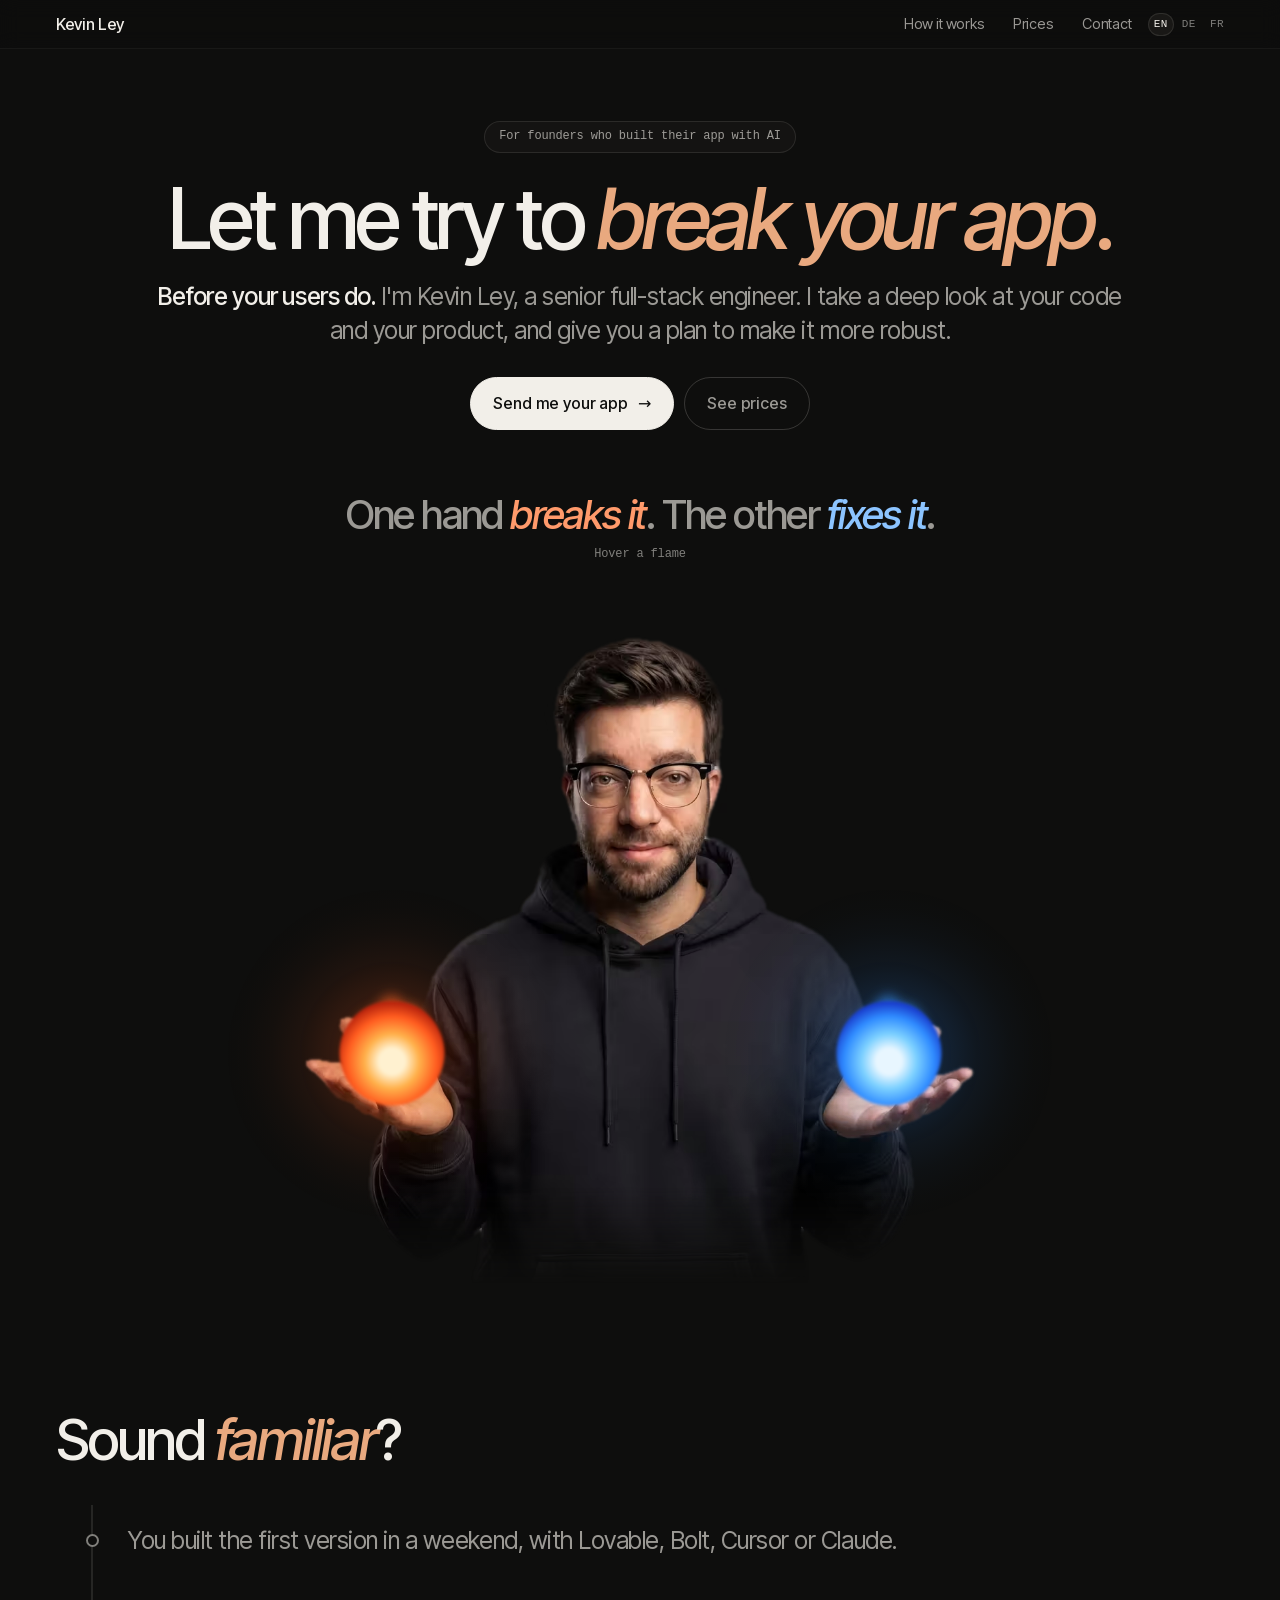
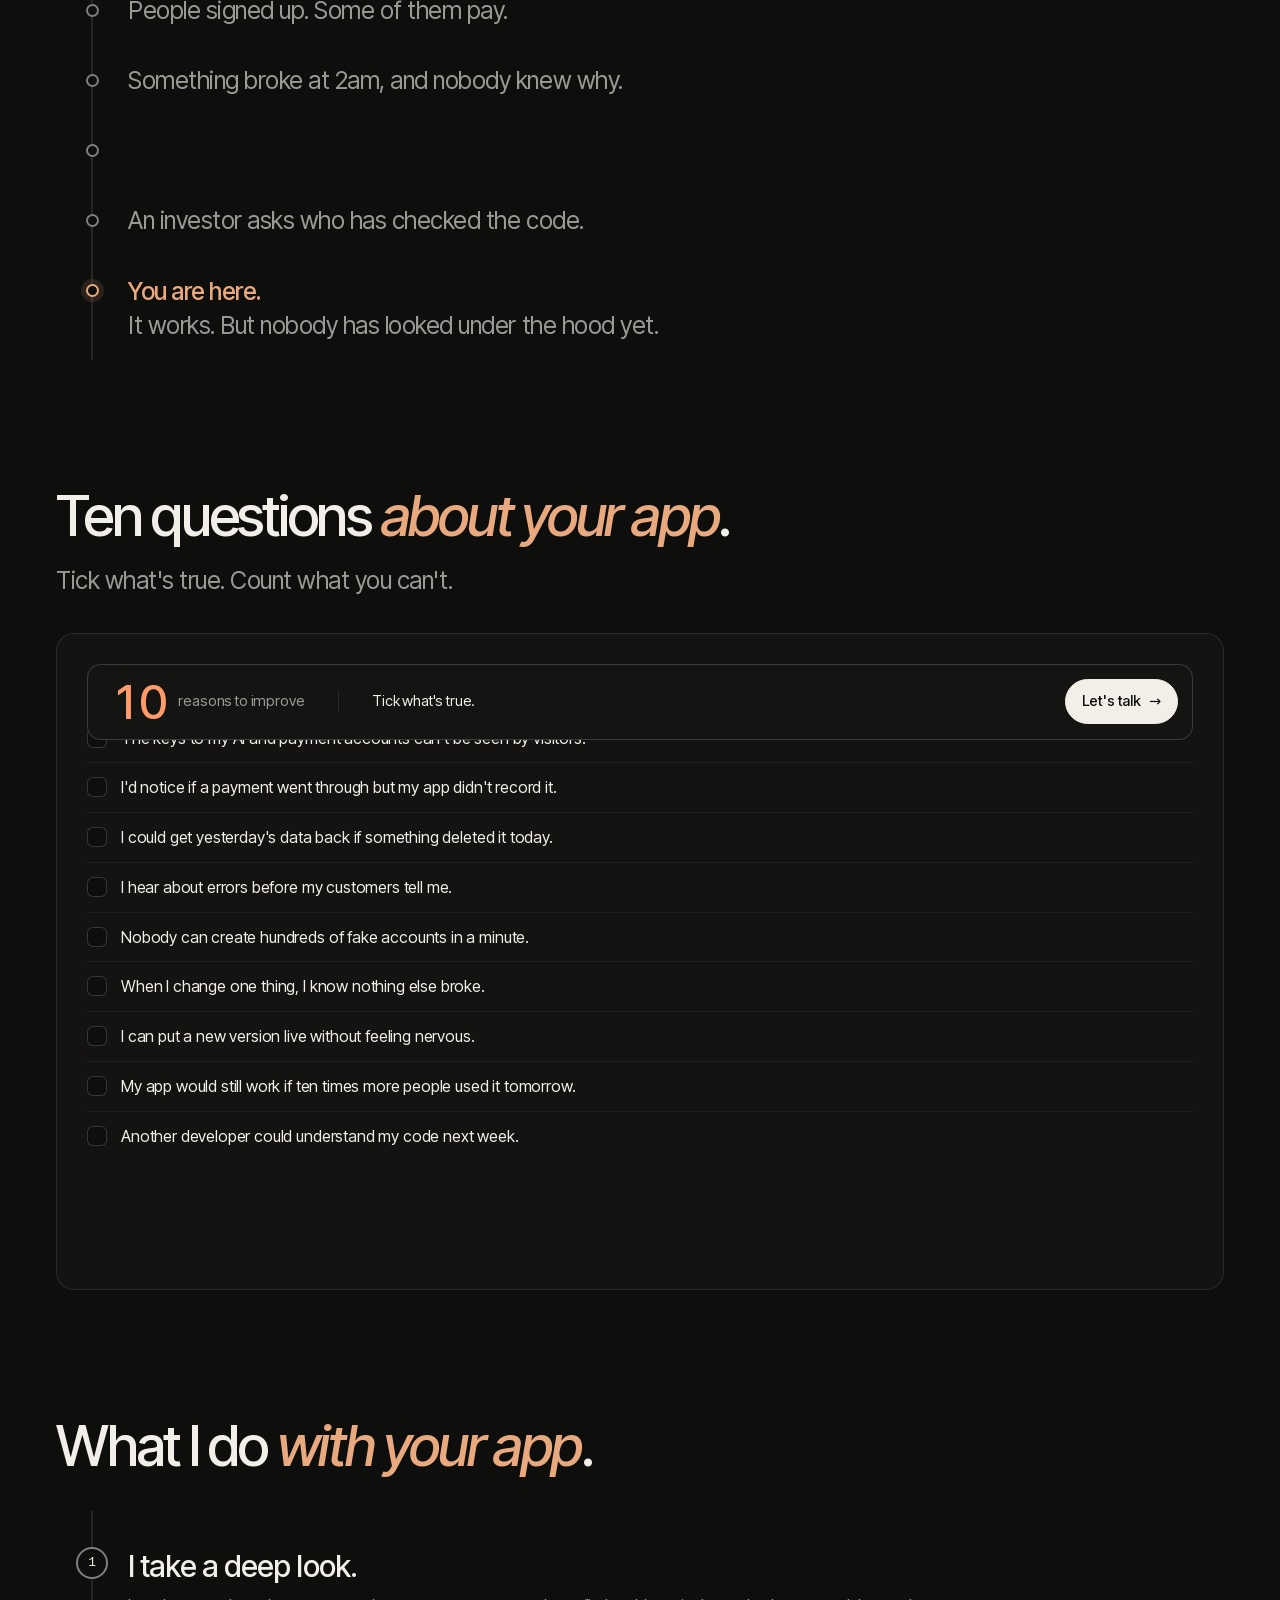
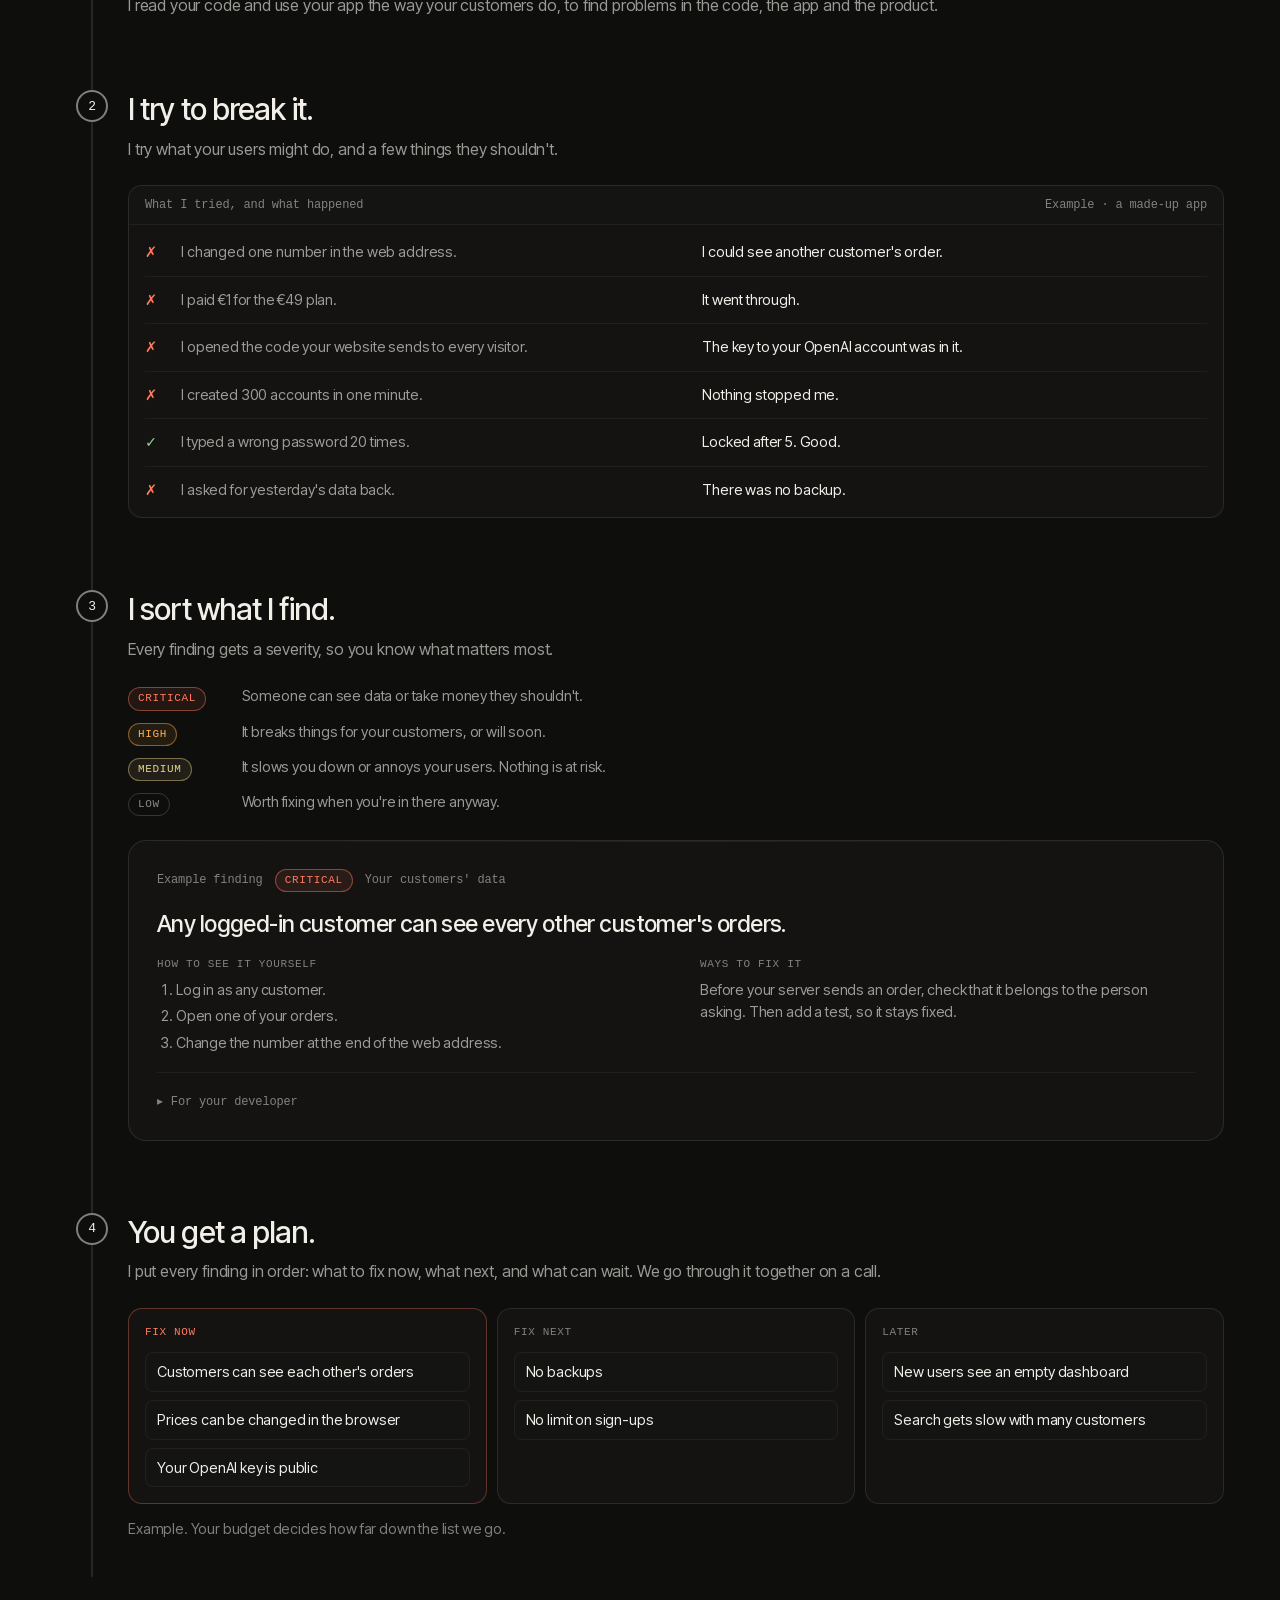
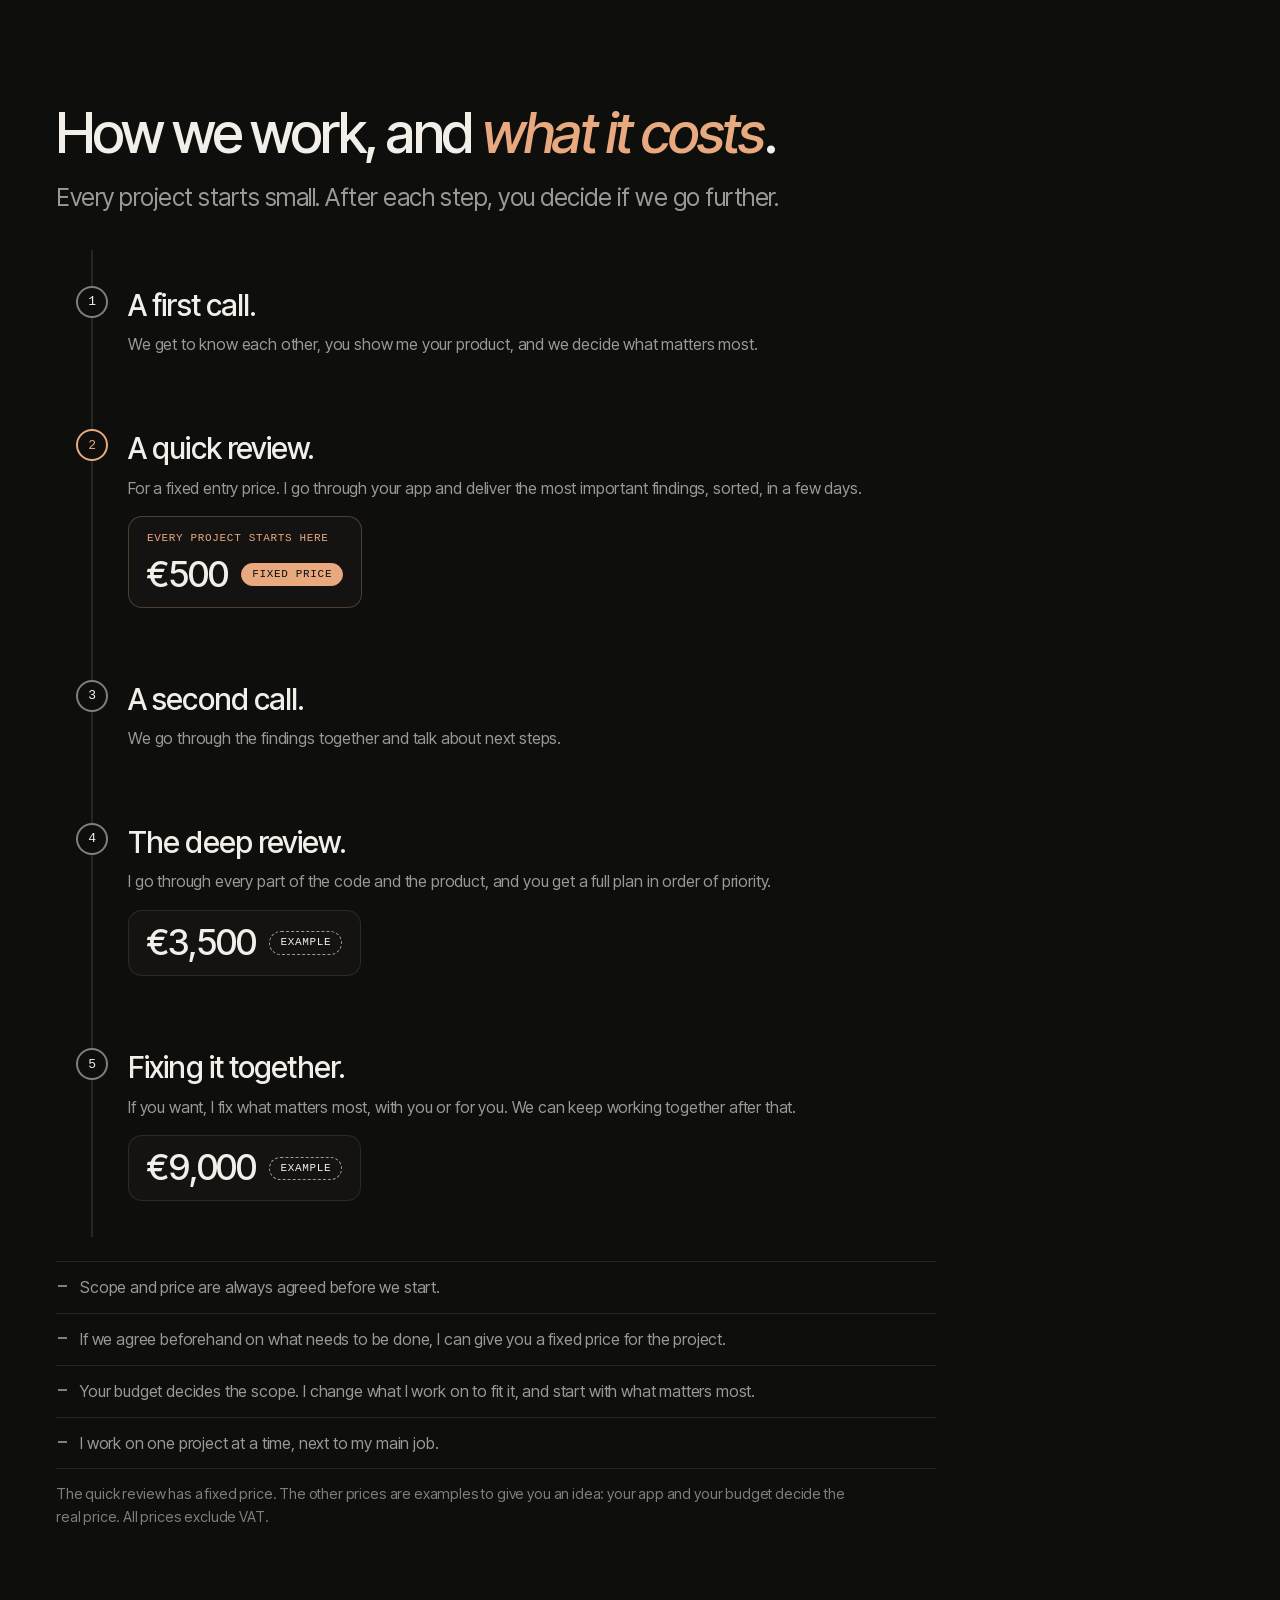
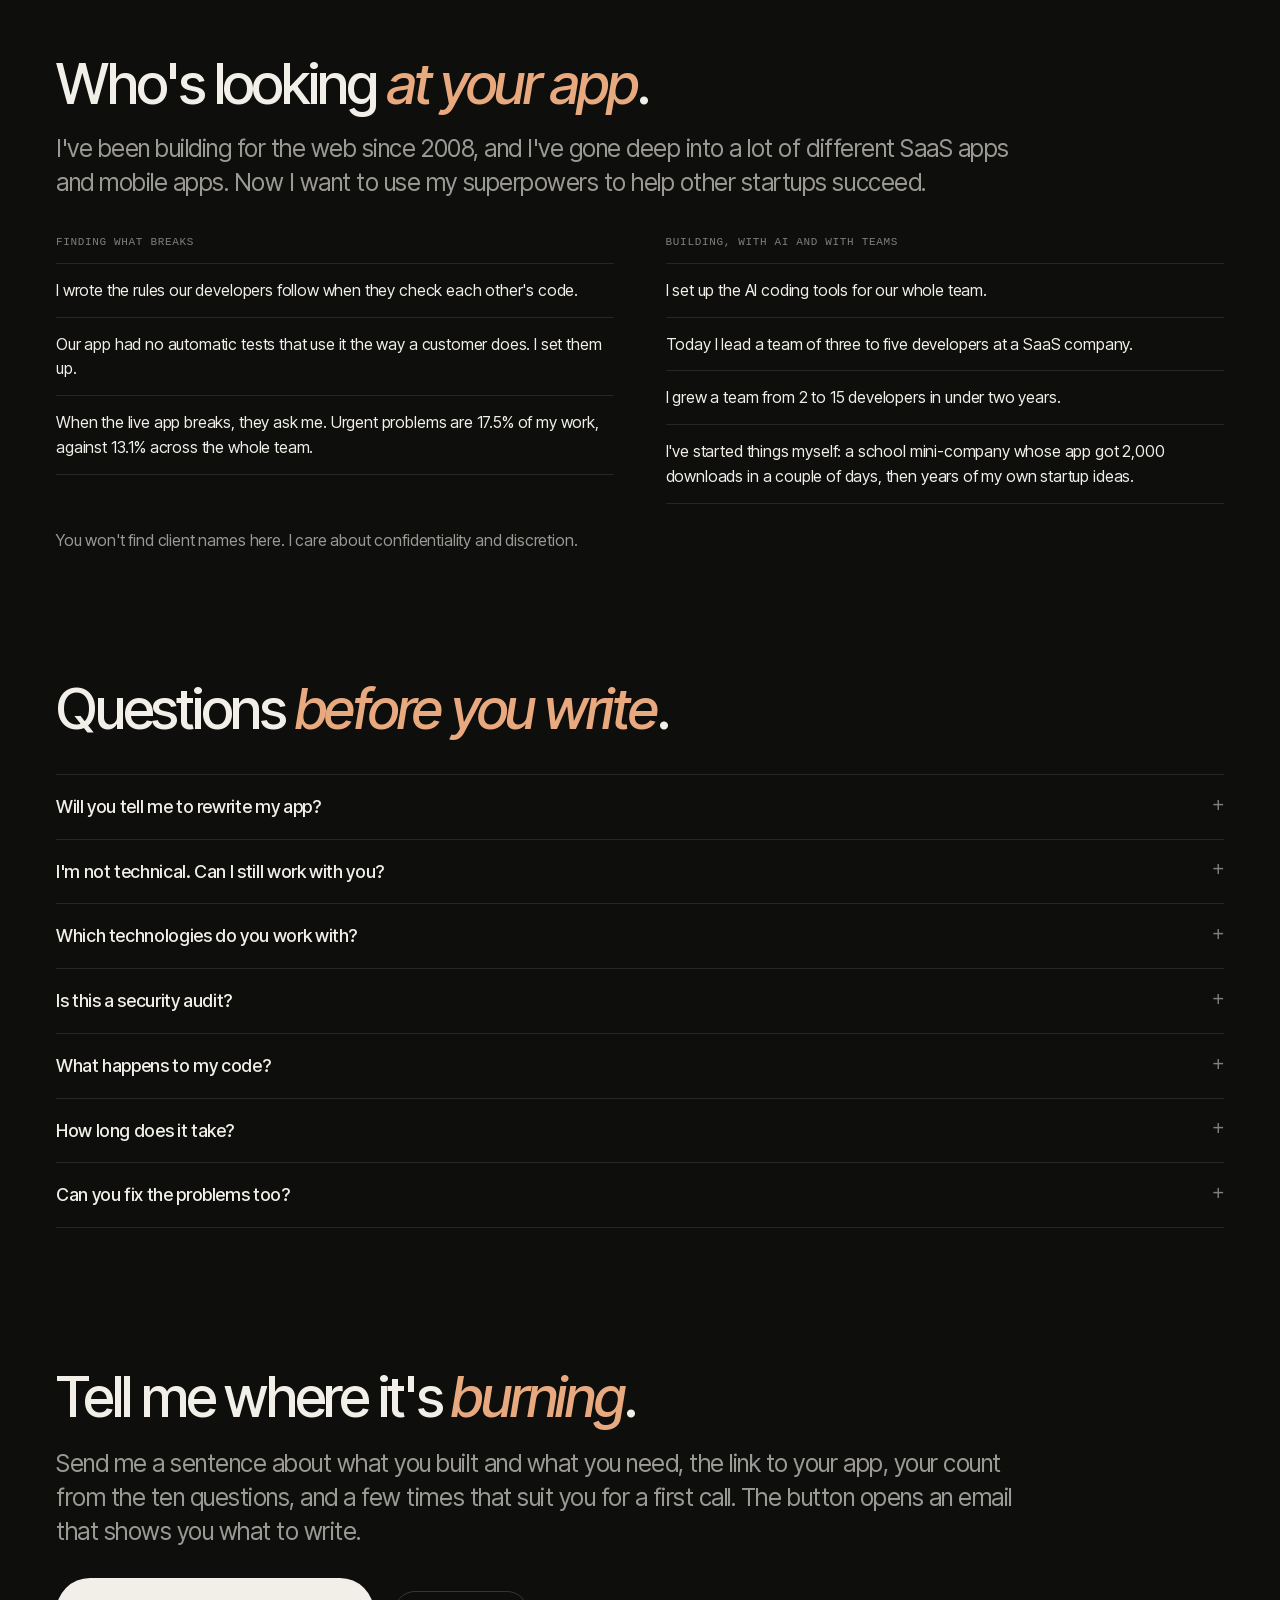
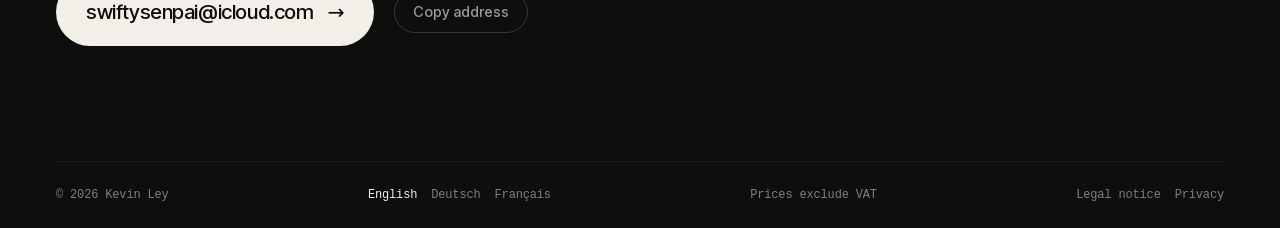
<file: index.html>
<!doctype html>
<html lang="en">
<head>
<meta charset="utf-8">
<meta name="viewport" content="width=device-width, initial-scale=1, viewport-fit=cover">
<meta http-equiv="Content-Security-Policy" content="default-src 'none'; script-src 'self' 'sha256-qOhFsq0QMV2REqNwk5hGH5bZE9SkX6gt6yeyKdYPv+U='; style-src 'self' 'unsafe-inline'; img-src 'self' data:; font-src 'self'; connect-src 'self'; manifest-src 'self'; base-uri 'none'; form-action 'none'">
<meta name="referrer" content="strict-origin-when-cross-origin">
<title>App reviews for founders who built with AI | Kevin Ley</title>
<meta name="description" content="Built your app with AI? Senior full-stack engineer Kevin Ley takes a deep look at your code, tries to break your app and plans the fixes. Reviews from €500 excl. VAT.">
<link rel="canonical" href="https://kevinley.github.io/">
<link rel="alternate" hreflang="en" href="https://kevinley.github.io/">
<link rel="alternate" hreflang="de" href="https://kevinley.github.io/de/">
<link rel="alternate" hreflang="fr" href="https://kevinley.github.io/fr/">
<link rel="alternate" hreflang="x-default" href="https://kevinley.github.io/">
<meta name="robots" content="index, follow, max-image-preview:large">
<meta name="theme-color" content="#0e0e0d">
<meta name="color-scheme" content="dark">
<link rel="icon" href="favicon.ico" sizes="48x48">
<link rel="icon" href="favicon.svg" type="image/svg+xml">
<link rel="apple-touch-icon" href="apple-touch-icon.png">
<link rel="manifest" href="site.webmanifest">

<meta property="og:type" content="website">
<meta property="og:url" content="https://kevinley.github.io/">
<meta property="og:site_name" content="Kevin Ley">
<meta property="og:locale" content="en_US">
<meta property="og:locale:alternate" content="de_DE">
<meta property="og:locale:alternate" content="fr_FR">
<meta property="og:title" content="Let me try to break your app. App reviews for founders who built with AI">
<meta property="og:description" content="A deep look at your code and your product, every problem sorted by severity, and a plan to make your app more robust.">
<meta property="og:image" content="https://kevinley.github.io/og.jpg">
<meta property="og:image:type" content="image/jpeg">
<meta property="og:image:width" content="1200">
<meta property="og:image:height" content="630">
<meta property="og:image:alt" content="Kevin Ley holding two flames, one to break your app and one to fix it">
<meta name="twitter:card" content="summary_large_image">
<meta name="twitter:title" content="Let me try to break your app. App reviews for founders who built with AI">
<meta name="twitter:description" content="A deep look at your code and your product, every problem sorted by severity, and a plan to make your app more robust.">
<meta name="twitter:image" content="https://kevinley.github.io/og.jpg">
<meta name="twitter:image:alt" content="Kevin Ley holding two flames, one to break your app and one to fix it">

<link rel="preload" href="fonts/inter-tight.woff2" as="font" type="font/woff2" crossorigin>
<link rel="preload" href="fonts/inter-tight-italic.woff2" as="font" type="font/woff2" crossorigin>
<link rel="stylesheet" href="styles.css?v=13">

<script type="application/ld+json">
{
  "@context": "https://schema.org",
  "@graph": [
    {
      "@type": "WebSite",
      "@id": "https://kevinley.github.io/#website",
      "name": "Kevin Ley",
      "url": "https://kevinley.github.io/",
      "inLanguage": ["en", "de", "fr"],
      "publisher": { "@id": "https://kevinley.github.io/#person" }
    },
    {
      "@type": "Person",
      "@id": "https://kevinley.github.io/#person",
      "name": "Kevin Ley",
      "url": "https://kevinley.github.io/",
      "jobTitle": "Senior full-stack engineer",
      "image": "https://kevinley.github.io/assets/kevin-1024.jpg",
      "address": { "@type": "PostalAddress", "addressCountry": "LU" },
      "vatID": "LU34713030",
      "knowsAbout": ["Code review", "Automated testing", "End-to-end testing", "JavaScript", "TypeScript", "SaaS applications", "Mobile apps", "AI coding tools", "Leading development teams"],
      "email": "mailto:swiftysenpai@icloud.com",
      "sameAs": ["https://www.linkedin.com/in/kevinley/", "https://github.com/kevinley"]
    },
    {
      "@type": "Service",
      "@id": "https://kevinley.github.io/#service",
      "name": "App reviews for founders who built with AI",
      "serviceType": "Code and product review",
      "url": "https://kevinley.github.io/",
      "inLanguage": "en",
      "provider": { "@id": "https://kevinley.github.io/#person" },
      "description": "Kevin Ley reviews apps that founders built with AI tools such as Lovable, Bolt, Cursor or Claude. He takes a deep look at the code and the product, tries to break the app, sorts every finding by severity, and delivers a plan in order of priority. Each finding shows the problem, the steps to reproduce it and ways to fix it. He can also fix the findings with the founder or for them. It is not a certified security test, but security findings are included.",
      "hasOfferCatalog": {
        "@type": "OfferCatalog",
        "name": "App reviews",
        "itemListElement": [
          {
            "@type": "Offer",
            "itemOffered": {
              "@type": "Service",
              "name": "Quick review",
              "description": "A fixed-price review: the most important findings, sorted by severity, in a few days."
            },
            "priceSpecification": { "@type": "PriceSpecification", "price": 500, "priceCurrency": "EUR", "valueAddedTaxIncluded": false }
          },
          {
            "@type": "Offer",
            "itemOffered": {
              "@type": "Service",
              "name": "Deep review",
              "description": "A review of every part of the code and the product, with a full plan in order of priority."
            },
            "priceSpecification": { "@type": "PriceSpecification", "price": 3500, "priceCurrency": "EUR", "valueAddedTaxIncluded": false }
          },
          {
            "@type": "Offer",
            "itemOffered": {
              "@type": "Service",
              "name": "Deep review and fixes",
              "description": "The deep review, then fixing what matters most, with the founder or for them."
            },
            "priceSpecification": { "@type": "PriceSpecification", "price": 9000, "priceCurrency": "EUR", "valueAddedTaxIncluded": false }
          }
        ]
      }
    },
    {
      "@type": "FAQPage",
      "@id": "https://kevinley.github.io/#faq",
      "mainEntity": [
        { "@type": "Question", "name": "Will you tell me to rewrite my app?", "acceptedAnswer": { "@type": "Answer", "text": "It depends. If the findings are really bad, near impossible to untangle and too risky for production, then yes. In that case Kevin Ley plans the rebuild with you: how to set up your AI tools and the way you work with them, so the new version is robust from the start." } },
        { "@type": "Question", "name": "I'm not technical. Can I still work with you?", "acceptedAnswer": { "@type": "Answer", "text": "Yes. Every finding says what is wrong and why it matters in plain words, with steps you can follow to see it yourself. The technical details are there for whoever fixes it." } },
        { "@type": "Question", "name": "Which technologies do you work with?", "acceptedAnswer": { "@type": "Answer", "text": "Any stack, as long as it is JavaScript or TypeScript." } },
        { "@type": "Question", "name": "Is this a security audit?", "acceptedAnswer": { "@type": "Answer", "text": "No, it is not a certified security test. But security problems found during the review are included in the report." } },
        { "@type": "Question", "name": "What happens to my code?", "acceptedAnswer": { "@type": "Answer", "text": "Kevin Ley signs an NDA if you want one. When the work is done, everything that is yours is handed over to you." } },
        { "@type": "Question", "name": "How long does it take?", "acceptedAnswer": { "@type": "Answer", "text": "A quick review takes a few days. A deep review takes days to weeks. Fixing things and working together can run for weeks or months." } },
        { "@type": "Question", "name": "Can you fix the problems too?", "acceptedAnswer": { "@type": "Answer", "text": "Yes, with you or for you, and you get a price for the fixes before I start." } }
      ]
    }
  ]
}
</script>
<script>document.documentElement.classList.add("js")</script>
<script src="script.js?v=2" defer></script>
<script src="fire.js?v=8" defer></script>
</head>
<body>
<a class="skip" href="#familiar">Skip to the content</a>

<!-- ======================= Bar ======================= -->
<header class="bar">
  <div class="wrap bar__inner">
    <a class="bar__brand" href="#top">Kevin Ley</a>
    <nav class="bar__nav" aria-label="Sections">
      <a class="bar__link bar__link--wide" href="#how">How it works</a>
      <a class="bar__link" href="#prices">Prices</a>
      <a class="bar__link" href="#contact">Contact</a>
    </nav>
    <nav class="bar__lang" aria-label="Language">
      <a href="./" hreflang="en" lang="en" aria-current="page" title="English">EN</a>
      <a href="de/" hreflang="de" lang="de" title="Deutsch">DE</a>
      <a href="fr/" hreflang="fr" lang="fr" title="Français">FR</a>
    </nav>
  </div>
</header>

<main>
<!-- ======================= Hero ======================= -->
<section class="hero" id="top" aria-labelledby="hero-title">
  <div class="wrap hero__grid">
    <div class="hero__copy">
      <p class="hero__eyebrow">For founders who built their app with AI</p>
      <h1 class="hero__title" id="hero-title">Let me try to <em>break your app</em><span class="hero__period">.</span></h1>
      <p class="hero__lede"><strong>Before your users do.</strong> I'm Kevin Ley, a senior full-stack engineer. I take a deep look at your code and your product, and give you a plan to make it more robust.</p>
      <p class="hero__cta">
        <a class="btn" href="mailto:swiftysenpai@icloud.com?subject=App%20review" data-mail>Send me your app<span class="btn__arrow" aria-hidden="true">→</span></a>
        <a class="btn btn--ghost" href="#prices">See prices</a>
      </p>
    </div>

    <div class="hero__caption">
      <p class="hero__tagline">One hand <em class="hero__break">breaks it</em>. The other <em class="hero__fix">fixes it</em>.</p>
      <p class="hero__hint" aria-hidden="true" data-touch="Tap a flame">Hover a flame</p>
    </div>

    <div class="stage" data-stage>
      <picture class="portrait">
        <source type="image/avif" srcset="assets/kevin-640.avif 640w, assets/kevin-1024.avif 1024w" sizes="(min-width: 1207px) 700px, (min-width: 552px) 58vw, 320px">
        <img class="portrait__img" src="assets/kevin-1024.jpg" srcset="assets/kevin-640.jpg 640w, assets/kevin-1024.jpg 1024w" sizes="(min-width: 1207px) 700px, (min-width: 552px) 58vw, 320px" width="1024" height="1024" alt="Kevin Ley in a black hoodie, both palms raised" fetchpriority="high">
      </picture>

      <div class="flame flame--fire">
        <button class="orb" type="button" aria-controls="skills-break">
          <span class="orb__fire" aria-hidden="true"><i></i><i></i><i></i><b></b></span>
          <span class="sr">Break</span>
        </button>
        <ul class="skills" id="skills-break" aria-label="What Kevin Ley tries to break">
          <li class="skill" style="--i:0;--dx:-.2;--dy:-.95;--r:-4deg">Logins &amp; accounts</li>
          <li class="skill" style="--i:1;--dx:-.75;--dy:-1.5;--r:3deg">Who can see what</li>
          <li class="skill" style="--i:2;--dx:.1;--dy:-2.05;--r:-2deg">Payments</li>
          <li class="skill" style="--i:3;--dx:-.5;--dy:-2.6;--r:4deg">Your customers' data</li>
          <li class="skill" style="--i:4;--dx:-.15;--dy:-3.15;--r:-3deg">Unexpected input</li>
          <li class="skill" style="--i:5;--dx:-.6;--dy:-3.7;--r:2deg">Many users at once</li>
        </ul>
      </div>

      <div class="flame flame--ice">
        <button class="orb" type="button" aria-controls="skills-fix">
          <span class="orb__fire" aria-hidden="true"><i></i><i></i><i></i><b></b></span>
          <span class="sr">Fix</span>
        </button>
        <ul class="skills" id="skills-fix" aria-label="What Kevin Ley gives you to fix it">
          <li class="skill" style="--i:0;--dx:.15;--dy:-.95;--r:4deg">What to fix first</li>
          <li class="skill" style="--i:1;--dx:.37;--dy:-1.5;--r:-3deg">Steps to see it yourself</li>
          <li class="skill" style="--i:2;--dx:.8;--dy:-2.05;--r:-2deg">Ways to fix it</li>
          <li class="skill" style="--i:3;--dx:.25;--dy:-2.6;--r:4deg">Fixing it with you</li>
          <li class="skill" style="--i:4;--dx:.42;--dy:-3.15;--r:-4deg">Tests so it stays fixed</li>
          <li class="skill" style="--i:5;--dx:.75;--dy:-3.7;--r:2deg">Safer updates</li>
        </ul>
      </div>
    </div>
  </div>
</section>

<!-- ======================= Sound familiar ======================= -->
<section class="section" id="familiar" aria-labelledby="familiar-title">
  <div class="wrap">
    <h2 class="section__title" id="familiar-title" data-reveal>Sound <em>familiar</em>?</h2>
    <ol class="steps steps--moments" data-rail>
      <li class="step"><span class="step__dot" aria-hidden="true"></span><p class="step__text" data-reveal>You built the first version in a weekend, with Lovable, Bolt, Cursor or Claude.</p></li>
      <li class="step"><span class="step__dot" aria-hidden="true"></span><p class="step__text" data-reveal>People signed up. Some of them pay.</p></li>
      <li class="step"><span class="step__dot" aria-hidden="true"></span><p class="step__text" data-reveal>Something broke at 2am, and nobody knew why.</p></li>
      <li class="step"><span class="step__dot" aria-hidden="true"></span><p class="step__text" data-reveal>Every change you ask the AI for breaks something else.</p></li>
      <li class="step"><span class="step__dot" aria-hidden="true"></span><p class="step__text" data-reveal>An investor asks who has checked the code.</p></li>
      <li class="step step--here"><span class="step__dot" aria-hidden="true"></span><p class="step__text" data-reveal><strong>You are here.</strong> It works. But nobody has looked under the hood yet.</p></li>
    </ol>
  </div>
</section>

<!-- ======================= Self-check: the count is pure CSS, the script adds the rest ======================= -->
<section class="section" id="check" aria-labelledby="check-title">
  <div class="wrap">
    <h2 class="section__title" id="check-title" data-reveal>Ten questions <em>about your app</em>.</h2>
    <p class="section__lede" data-reveal>Tick what's true. Count what you can't.</p>
    <div class="check" data-check data-reveal>
      <ul class="check__list">
        <li><input type="checkbox" id="q1"><label for="q1">I know who can see my customers' data.</label></li>
        <li><input type="checkbox" id="q2"><label for="q2">The keys to my AI and payment accounts can't be seen by visitors.</label></li>
        <li><input type="checkbox" id="q3"><label for="q3">I'd notice if a payment went through but my app didn't record it.</label></li>
        <li><input type="checkbox" id="q4"><label for="q4">I could get yesterday's data back if something deleted it today.</label></li>
        <li><input type="checkbox" id="q5"><label for="q5">I hear about errors before my customers tell me.</label></li>
        <li><input type="checkbox" id="q6"><label for="q6">Nobody can create hundreds of fake accounts in a minute.</label></li>
        <li><input type="checkbox" id="q7"><label for="q7">When I change one thing, I know nothing else broke.</label></li>
        <li><input type="checkbox" id="q8"><label for="q8">I can put a new version live without feeling nervous.</label></li>
        <li><input type="checkbox" id="q9"><label for="q9">My app would still work if ten times more people used it tomorrow.</label></li>
        <li><input type="checkbox" id="q10"><label for="q10">Another developer could understand my code next week.</label></li>
      </ul>
      <div class="check__out">
        <div class="check__bar">
          <p class="check__count" role="status"><span class="check__n"></span> <span class="check__label" data-one="reason to improve" data-many="reasons to improve">reasons to improve</span></p>
          <a class="btn btn--small" href="mailto:swiftysenpai@icloud.com?subject=App%20review" data-mail>Let's talk<span class="btn__arrow" aria-hidden="true">→</span></a>
        </div>
        <ul class="check__key" aria-live="polite">
          <li data-band="none">Tick what's true.</li>
          <li data-band="0"><b>0 – 2</b>You're in good shape. A quick review can confirm it.</li>
          <li data-band="1"><b>3 – 5</b>Worth a quick review before your next launch.</li>
          <li data-band="2"><b>6 – 10</b>Let's talk soon.</li>
        </ul>
      </div>
    </div>
  </div>
</section>

<!-- ======================= What I do ======================= -->
<section class="section" id="how" aria-labelledby="how-title">
  <div class="wrap">
    <h2 class="section__title" id="how-title" data-reveal>What I do <em>with your app</em>.</h2>
    <ol class="steps" data-rail>

      <li class="step">
        <span class="step__node" aria-hidden="true">1</span>
        <div class="step__main" data-reveal>
          <h3 class="step__title">I take a deep look.</h3>
          <p class="step__body">I read your code and use your app the way your customers do, to find problems in the code, the app and the product.</p>
        </div>
      </li>

      <li class="step">
        <span class="step__node" aria-hidden="true">2</span>
        <div class="step__main" data-reveal>
          <h3 class="step__title">I try to break it.</h3>
          <p class="step__body">I try what your users might do, and a few things they shouldn't.</p>
          <figure class="panel">
            <figcaption class="panel__bar"><span>What I tried, and what happened</span><span>Example · a made-up app</span></figcaption>
            <ul class="tried">
              <li><span class="tried__mark" aria-hidden="true">✗</span><span class="tried__try">I changed one number in the web address.</span><span class="tried__got">I could see another customer's order.</span></li>
              <li><span class="tried__mark" aria-hidden="true">✗</span><span class="tried__try">I paid €1 for the €49 plan.</span><span class="tried__got">It went through.</span></li>
              <li><span class="tried__mark" aria-hidden="true">✗</span><span class="tried__try">I opened the code your website sends to every visitor.</span><span class="tried__got">The key to your OpenAI account was in it.</span></li>
              <li><span class="tried__mark" aria-hidden="true">✗</span><span class="tried__try">I created 300 accounts in one minute.</span><span class="tried__got">Nothing stopped me.</span></li>
              <li class="is-ok"><span class="tried__mark" aria-hidden="true">✓</span><span class="tried__try">I typed a wrong password 20 times.</span><span class="tried__got">Locked after 5. Good.</span></li>
              <li><span class="tried__mark" aria-hidden="true">✗</span><span class="tried__try">I asked for yesterday's data back.</span><span class="tried__got">There was no backup.</span></li>
            </ul>
          </figure>
        </div>
      </li>

      <li class="step">
        <span class="step__node" aria-hidden="true">3</span>
        <div class="step__main" data-reveal>
          <h3 class="step__title">I sort what I find.</h3>
          <p class="step__body">Every finding gets a severity, so you know what matters most.</p>
          <ul class="sevs" aria-label="Severity levels">
            <li><span class="sev sev--crit">Critical</span>Someone can see data or take money they shouldn't.</li>
            <li><span class="sev sev--high">High</span>It breaks things for your customers, or will soon.</li>
            <li><span class="sev sev--med">Medium</span>It slows you down or annoys your users. Nothing is at risk.</li>
            <li><span class="sev sev--low">Low</span>Worth fixing when you're in there anyway.</li>
          </ul>
          <article class="finding" aria-label="Example finding">
            <p class="finding__meta"><span>Example finding</span><span class="sev sev--crit">Critical</span><span>Your customers' data</span></p>
            <h4 class="finding__title">Any logged-in customer can see every other customer's orders.</h4>
            <div class="finding__parts">
              <div>
                <p class="finding__label">How to see it yourself</p>
                <ol class="finding__steps">
                  <li>Log in as any customer.</li>
                  <li>Open one of your orders.</li>
                  <li>Change the number at the end of the web address.</li>
                </ol>
              </div>
              <div>
                <p class="finding__label">Ways to fix it</p>
                <p class="finding__text">Before your server sends an order, check that it belongs to the person asking. Then add a test, so it stays fixed.</p>
              </div>
            </div>
            <details class="finding__dev">
              <summary>For your developer</summary>
              <p>The order endpoint returns any order by its ID without checking who owns it. Add the ownership check in the handler, or a row-level security policy if you use Supabase, and cover it with an end-to-end test.</p>
            </details>
          </article>
        </div>
      </li>

      <li class="step">
        <span class="step__node" aria-hidden="true">4</span>
        <div class="step__main" data-reveal>
          <h3 class="step__title">You get a plan.</h3>
          <p class="step__body">I put every finding in order: what to fix now, what next, and what can wait. We go through it together on a call.</p>
          <div class="plan" aria-label="Example plan">
            <div class="plan__col plan__col--now">
              <h4 class="plan__head">Fix now</h4>
              <ul><li>Customers can see each other's orders</li><li>Prices can be changed in the browser</li><li>Your OpenAI key is public</li></ul>
            </div>
            <div class="plan__col">
              <h4 class="plan__head">Fix next</h4>
              <ul><li>No backups</li><li>No limit on sign-ups</li></ul>
            </div>
            <div class="plan__col">
              <h4 class="plan__head">Later</h4>
              <ul><li>New users see an empty dashboard</li><li>Search gets slow with many customers</li></ul>
            </div>
          </div>
          <p class="note">Example. Your budget decides how far down the list we go.</p>
        </div>
      </li>
    </ol>
  </div>
</section>

<!-- ======================= How we work, and what it costs ======================= -->
<section class="section" id="prices" aria-labelledby="prices-title">
  <div class="wrap">
    <h2 class="section__title" id="prices-title" data-reveal>How we work, and <em>what it costs</em>.</h2>
    <p class="section__lede" data-reveal>Every project starts small. After each step, you decide if we go further.</p>
    <ol class="steps" data-rail>
      <li class="step">
        <span class="step__node" aria-hidden="true">1</span>
        <div class="step__main" data-reveal>
          <h3 class="step__title">A first call.</h3>
          <p class="step__body">We get to know each other, you show me your product, and we decide what matters most.</p>
        </div>
      </li>
      <li class="step step--start">
        <span class="step__node" aria-hidden="true">2</span>
        <div class="step__main" data-reveal>
          <h3 class="step__title">A quick review.</h3>
          <p class="step__body">For a fixed entry price. I go through your app and deliver the most important findings, sorted, in a few days.</p>
          <p class="price"><span class="price__tag">Every project starts here</span><span class="price__sum">€500</span><span class="price__badge price__badge--fixed">Fixed price</span></p>
        </div>
      </li>
      <li class="step">
        <span class="step__node" aria-hidden="true">3</span>
        <div class="step__main" data-reveal>
          <h3 class="step__title">A second call.</h3>
          <p class="step__body">We go through the findings together and talk about next steps.</p>
        </div>
      </li>
      <li class="step">
        <span class="step__node" aria-hidden="true">4</span>
        <div class="step__main" data-reveal>
          <h3 class="step__title">The deep review.</h3>
          <p class="step__body">I go through every part of the code and the product, and you get a full plan in order of priority.</p>
          <p class="price"><span class="price__sum">€3,500</span><span class="price__badge">Example</span></p>
        </div>
      </li>
      <li class="step">
        <span class="step__node" aria-hidden="true">5</span>
        <div class="step__main" data-reveal>
          <h3 class="step__title">Fixing it together.</h3>
          <p class="step__body">If you want, I fix what matters most, with you or for you. We can keep working together after that.</p>
          <p class="price"><span class="price__sum">€9,000</span><span class="price__badge">Example</span></p>
        </div>
      </li>
    </ol>
    <ul class="facts" data-reveal>
      <li>Scope and price are always agreed before we start.</li>
      <li>If we agree beforehand on what needs to be done, I can give you a fixed price for the project.</li>
      <li>Your budget decides the scope. I change what I work on to fit it, and start with what matters most.</li>
      <li>I work on one project at a time, next to my main job.</li>
    </ul>
    <p class="note" data-reveal>The quick review has a fixed price. The other prices are examples to give you an idea: your app and your budget decide the real price. All prices exclude VAT.</p>
  </div>
</section>

<!-- ======================= Who's looking at your app ======================= -->
<section class="section" id="why" aria-labelledby="why-title">
  <div class="wrap">
    <h2 class="section__title" id="why-title" data-reveal>Who's looking <em>at your app</em>.</h2>
    <p class="section__lede" data-reveal>I've been building for the web since 2008, and I've gone deep into a lot of different SaaS apps and mobile apps. Now I want to use my superpowers to help other startups succeed.</p>
    <div class="proof" data-reveal>
      <div class="proof__group">
        <h3 class="proof__head">Finding what breaks</h3>
        <ul class="proof__list">
          <li>I wrote the rules our developers follow when they check each other's code.</li>
          <li>Our app had no automatic tests that use it the way a customer does. I set them up.</li>
          <li>When the live app breaks, they ask me. Urgent problems are 17.5% of my work, against 13.1% across the whole team.</li>
        </ul>
      </div>
      <div class="proof__group">
        <h3 class="proof__head">Building, with AI and with teams</h3>
        <ul class="proof__list">
          <li>I set up the AI coding tools for our whole team.</li>
          <li>Today I lead a team of three to five developers at a SaaS company.</li>
          <li>I grew a team from 2 to 15 developers in under two years.</li>
          <li>I've started things myself: a school mini-company whose app got 2,000 downloads in a couple of days, then years of my own startup ideas.</li>
        </ul>
      </div>
    </div>
    <!-- TODO: add a real quote from someone who has worked with Kevin, then remove this comment:
    <blockquote class="quote" data-reveal>
      <p>Quote.</p>
      <footer>Name, role</footer>
    </blockquote>
    -->
    <p class="why__note" data-reveal>You won't find client names here. I care about confidentiality and discretion.</p>
  </div>
</section>

<!-- ======================= Questions ======================= -->
<section class="section" id="questions" aria-labelledby="questions-title">
  <div class="wrap">
    <h2 class="section__title" id="questions-title" data-reveal>Questions <em>before you write</em>.</h2>
    <div class="faq" data-reveal>
      <details>
        <summary>Will you tell me to rewrite my app?</summary>
        <p>It depends. If the findings are really bad, near impossible to untangle and too risky for production, then yes. In that case I plan the rebuild with you: how to set up your AI tools and the way you work with them, so the new version is robust from the start.</p>
      </details>
      <details>
        <summary>I'm not technical. Can I still work with you?</summary>
        <p>Yes. Every finding says what's wrong and why it matters in plain words, with steps you can follow to see it yourself. The technical details are there for whoever fixes it.</p>
      </details>
      <details>
        <summary>Which technologies do you work with?</summary>
        <p>Any stack, as long as it's JavaScript or TypeScript.</p>
      </details>
      <details>
        <summary>Is this a security audit?</summary>
        <p>No, it's not a certified security test. But if I find security problems, they're in the report.</p>
      </details>
      <details>
        <summary>What happens to my code?</summary>
        <p>I'll sign an NDA if you want one. When we're done, everything that's yours is handed over to you.</p>
      </details>
      <details>
        <summary>How long does it take?</summary>
        <p>A quick review takes a few days. A deep review takes days to weeks. Fixing things and working together can run for weeks or months.</p>
      </details>
      <details>
        <summary>Can you fix the problems too?</summary>
        <p>Yes, with you or for you, and you get a price for the fixes before I start.</p>
      </details>
    </div>
  </div>
</section>

<!-- ======================= Contact ======================= -->
<section class="contact" id="contact" aria-labelledby="contact-title">
  <div class="wrap">
    <h2 class="contact__title" id="contact-title" data-reveal>Tell me where it's <em>burning</em>.</h2>
    <p class="contact__body" data-reveal>Send me a sentence about what you built and what you need, the link to your app, your count from the ten questions, and a few times that suit you for a first call. The button opens an email that shows you what to write.</p>
    <!-- The email draft every mail button opens. The script puts the self-check
         count where {count} is; data-nocount is used before anyone has ticked.
         The script's other words live in data-* attributes too (subject, count,
         list here; data-one/many on the self-check label; data-done on the copy
         button; data-touch on the flame hint), so each language page sets its own.
         Square brackets are prompts for the sender, not finished text. -->
    <template id="mail-draft" data-subject="App review" data-count="{n} of 10 left unticked" data-list="The ones I couldn't tick:" data-nocount="[Your count, if you did the ten questions on the page.]">Hi Kevin,

What I built and what I need:
[One sentence. For example: "A booking tool for yoga studios. Customers pay in the app, and I want to know it's safe before we launch."]

Link to my app: [link]
Built with: [for example Lovable, Bolt, Cursor or Claude]

My count from the ten questions:
{count}

Times that work for a first call:
[Two or three dates and times, with your time zone. For example: Tuesday 18:00 or Thursday 12:30 CET.]

[Your name]</template>
    <p class="contact__actions" data-reveal>
      <a class="mail" href="mailto:swiftysenpai@icloud.com?subject=App%20review" data-mail>swiftysenpai@icloud.com<span class="mail__arrow" aria-hidden="true">→</span></a>
      <button class="contact__copy" type="button" data-copy data-done="Copied" hidden>Copy address</button>
      <!-- TODO: add the booking link once it exists:
      <a class="contact__alt" href="https://cal.com/your-name" rel="noopener" target="_blank">Or book a first call</a>
      -->
    </p>
  </div>
</section>
</main>

<!-- ======================= Footer ======================= -->
<footer class="foot">
  <div class="wrap">
    <div class="foot__inner">
      <span>© 2026 Kevin Ley</span>
      <nav class="foot__lang" aria-label="Language"><a href="./" hreflang="en" lang="en" aria-current="page">English</a> <a href="de/" hreflang="de" lang="de">Deutsch</a> <a href="fr/" hreflang="fr" lang="fr">Français</a></nav>
      <span>Prices exclude VAT</span>
      <nav class="foot__nav" aria-label="Legal"><a href="/legal/">Legal notice</a> <a href="/privacy/">Privacy</a></nav>
    </div>
  </div>
</footer>
</body>
</html>
</file>
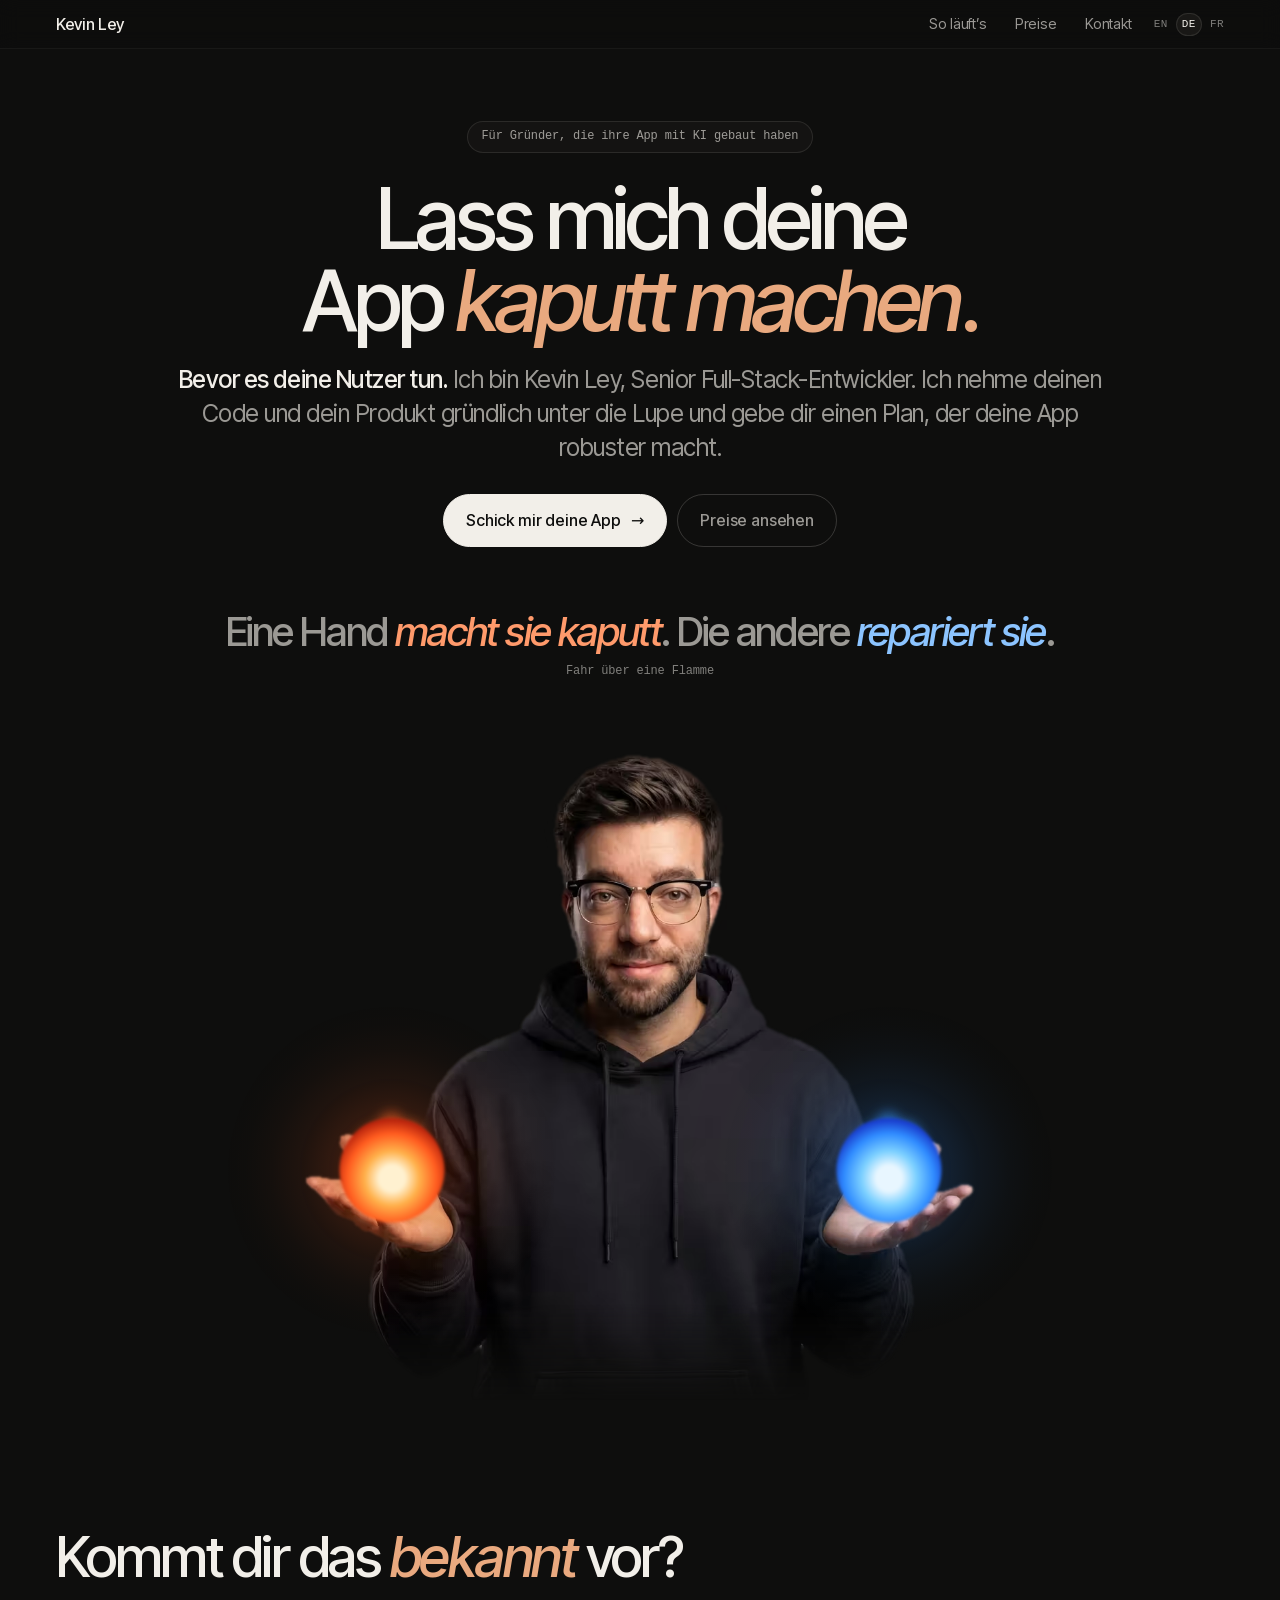
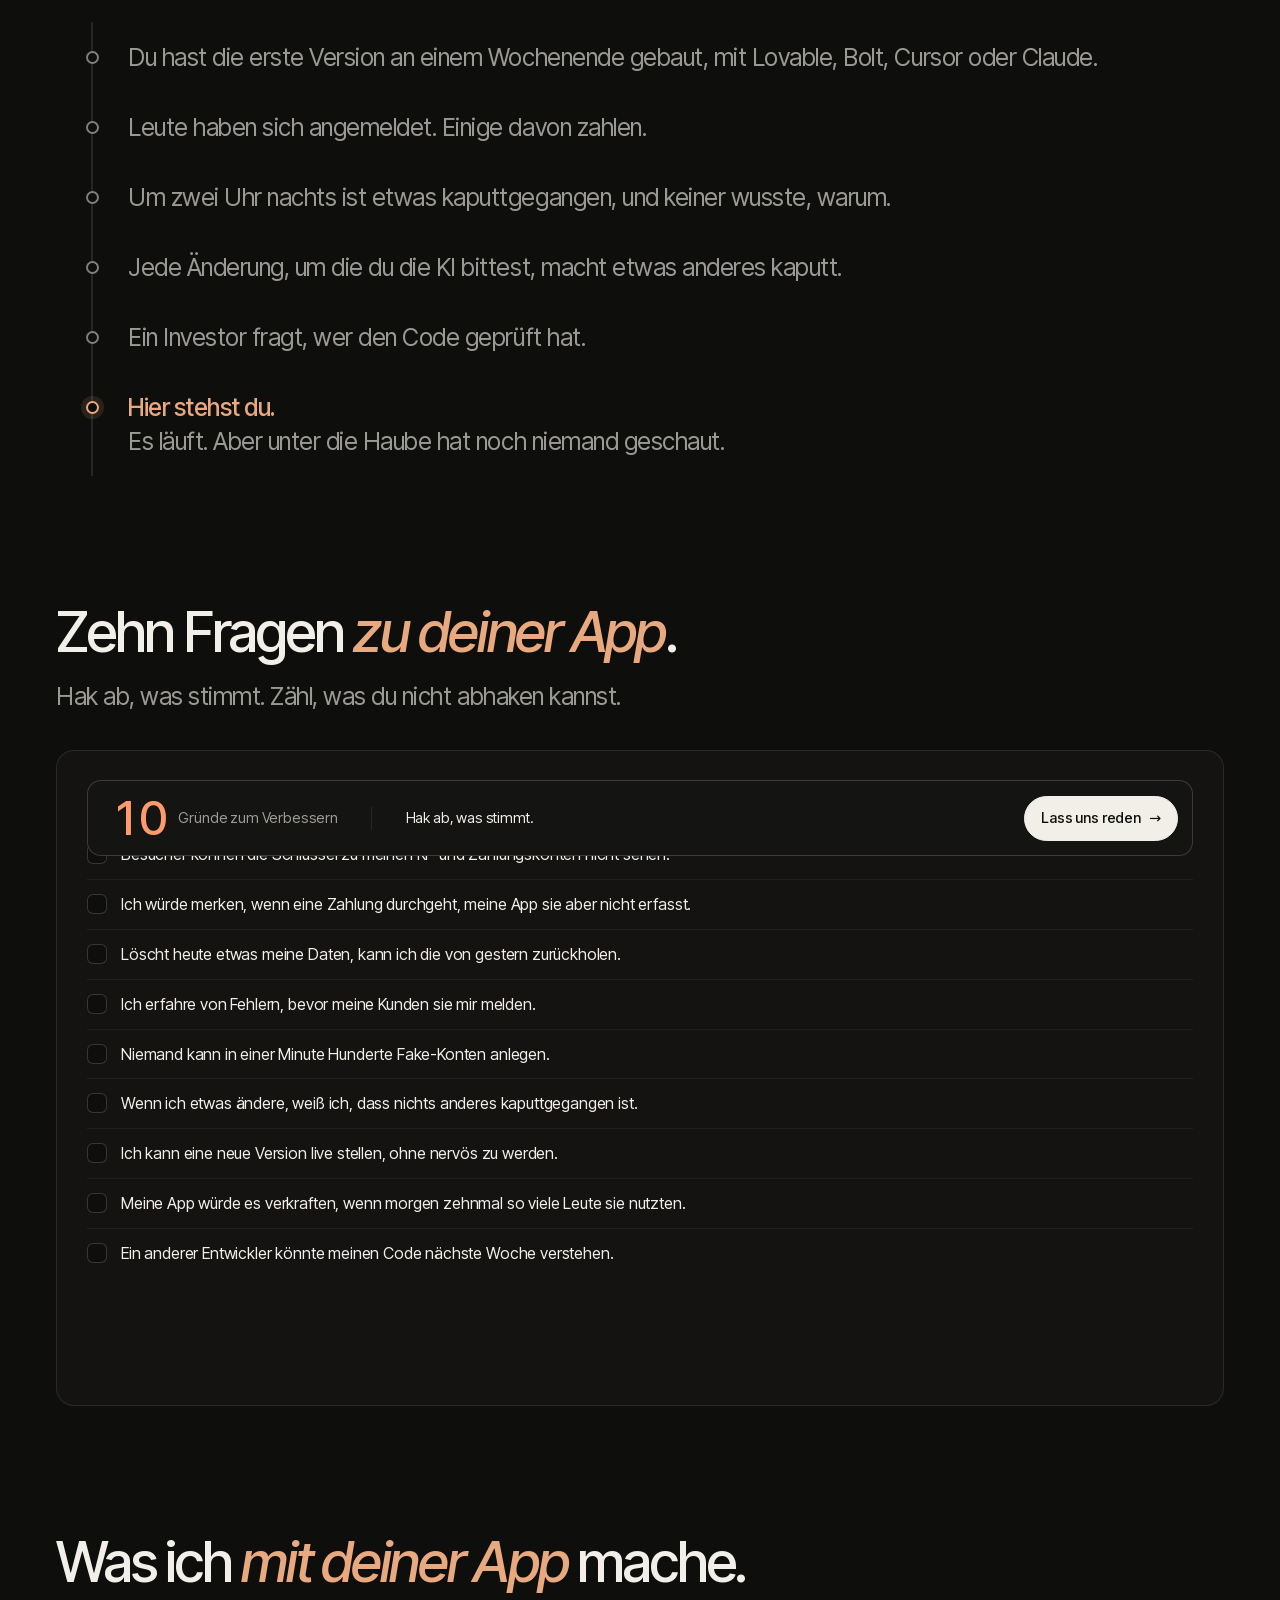
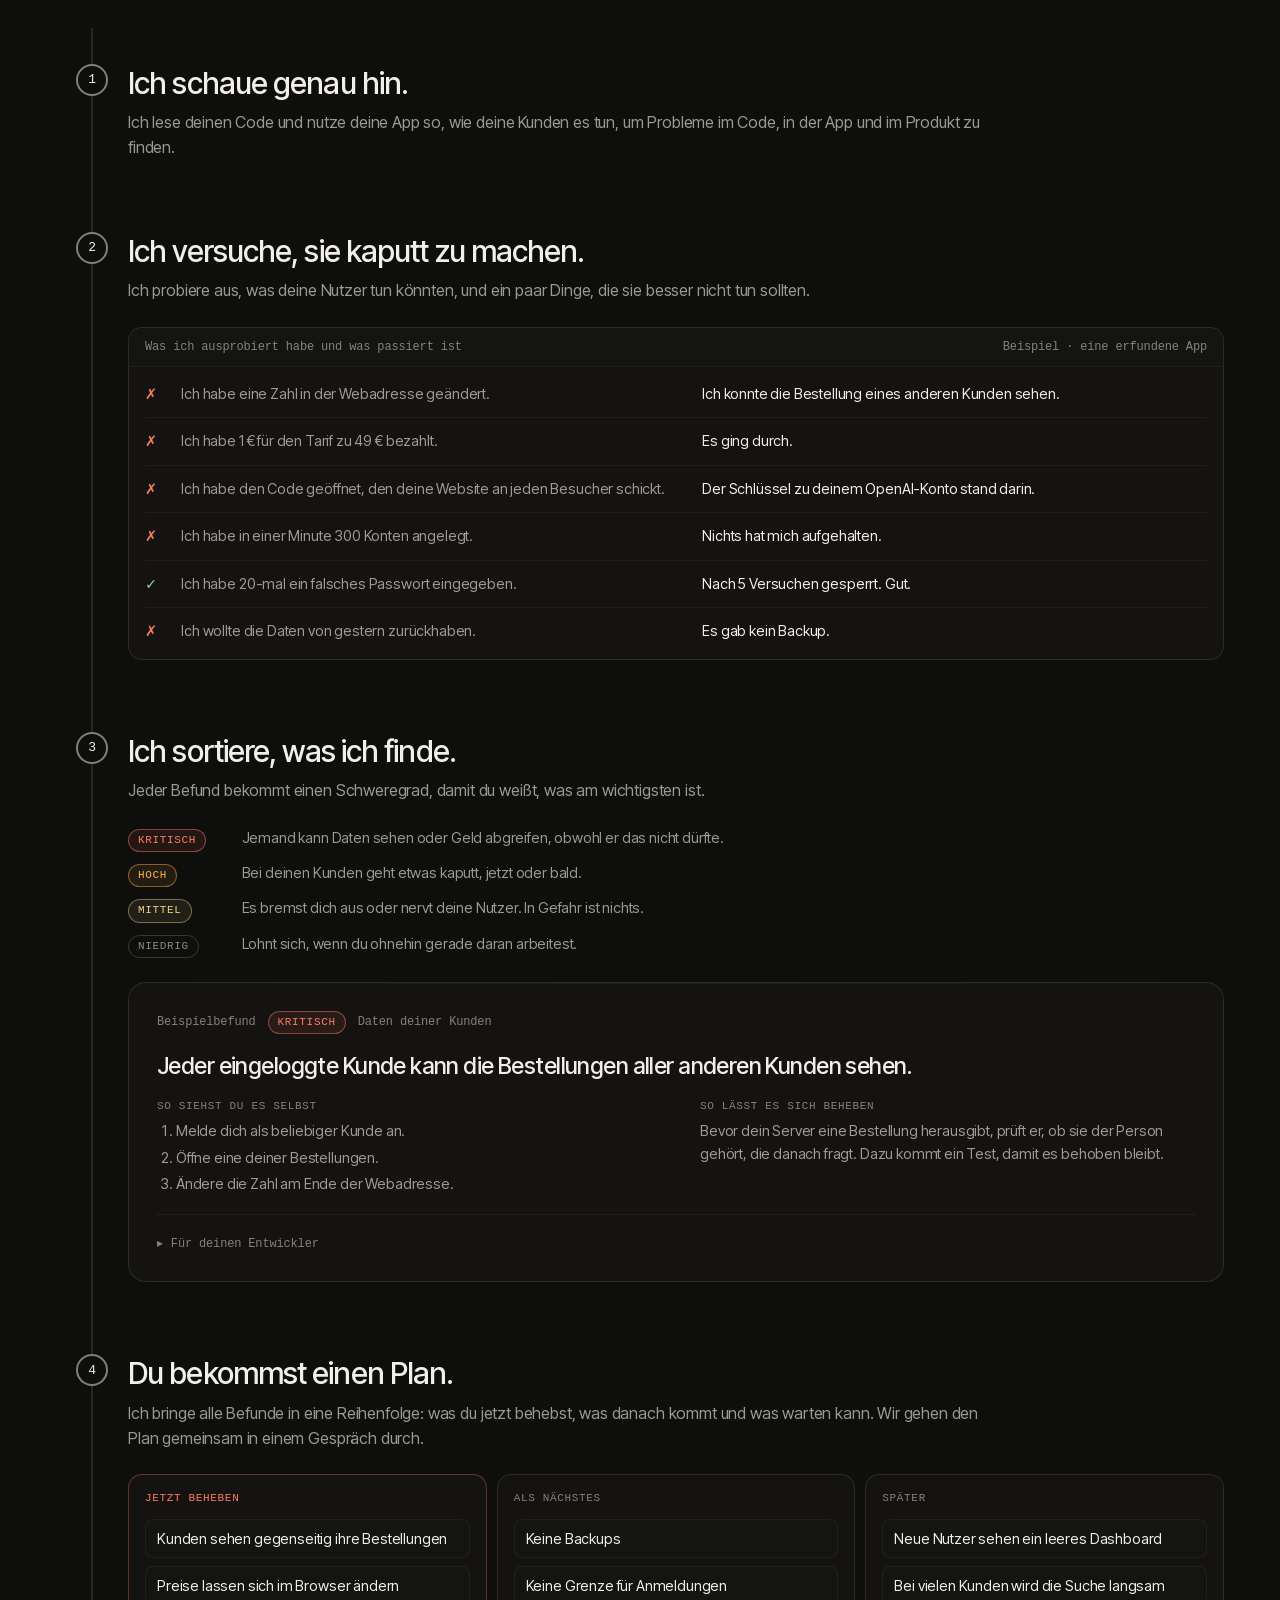
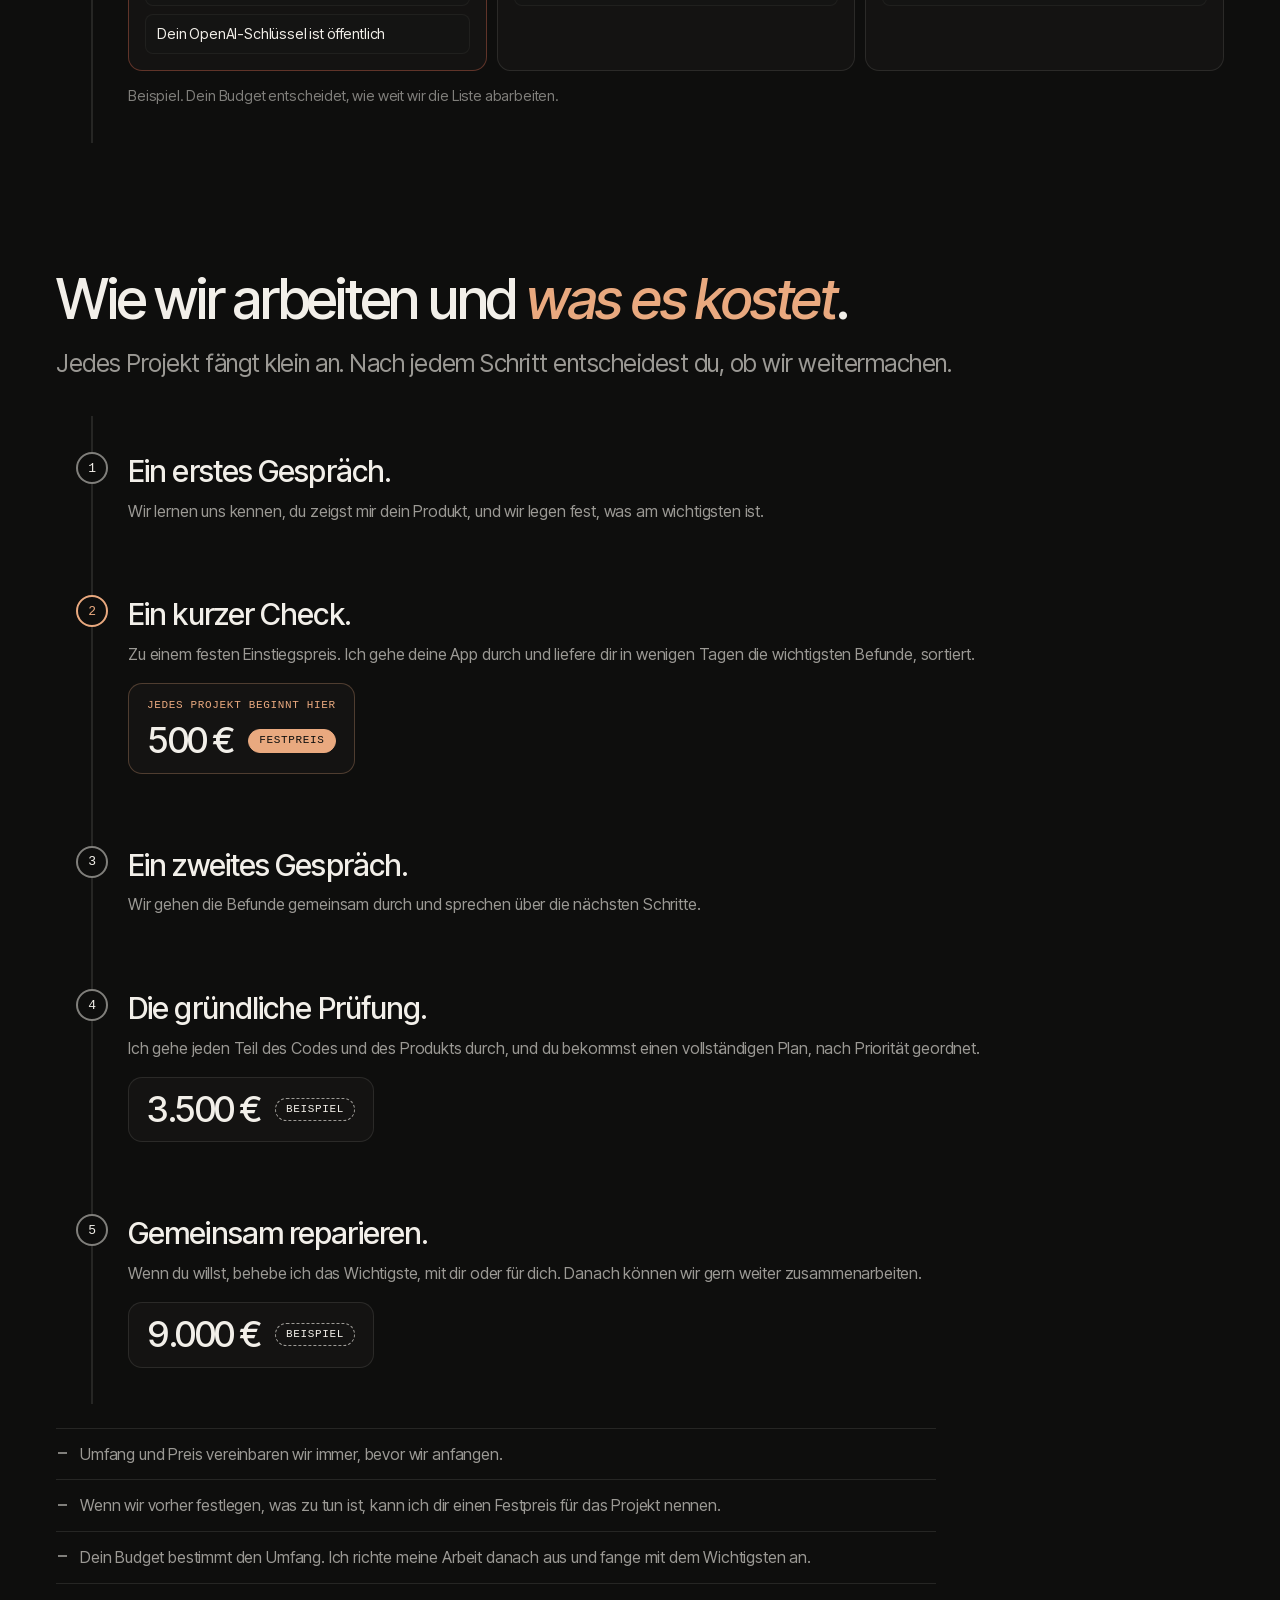
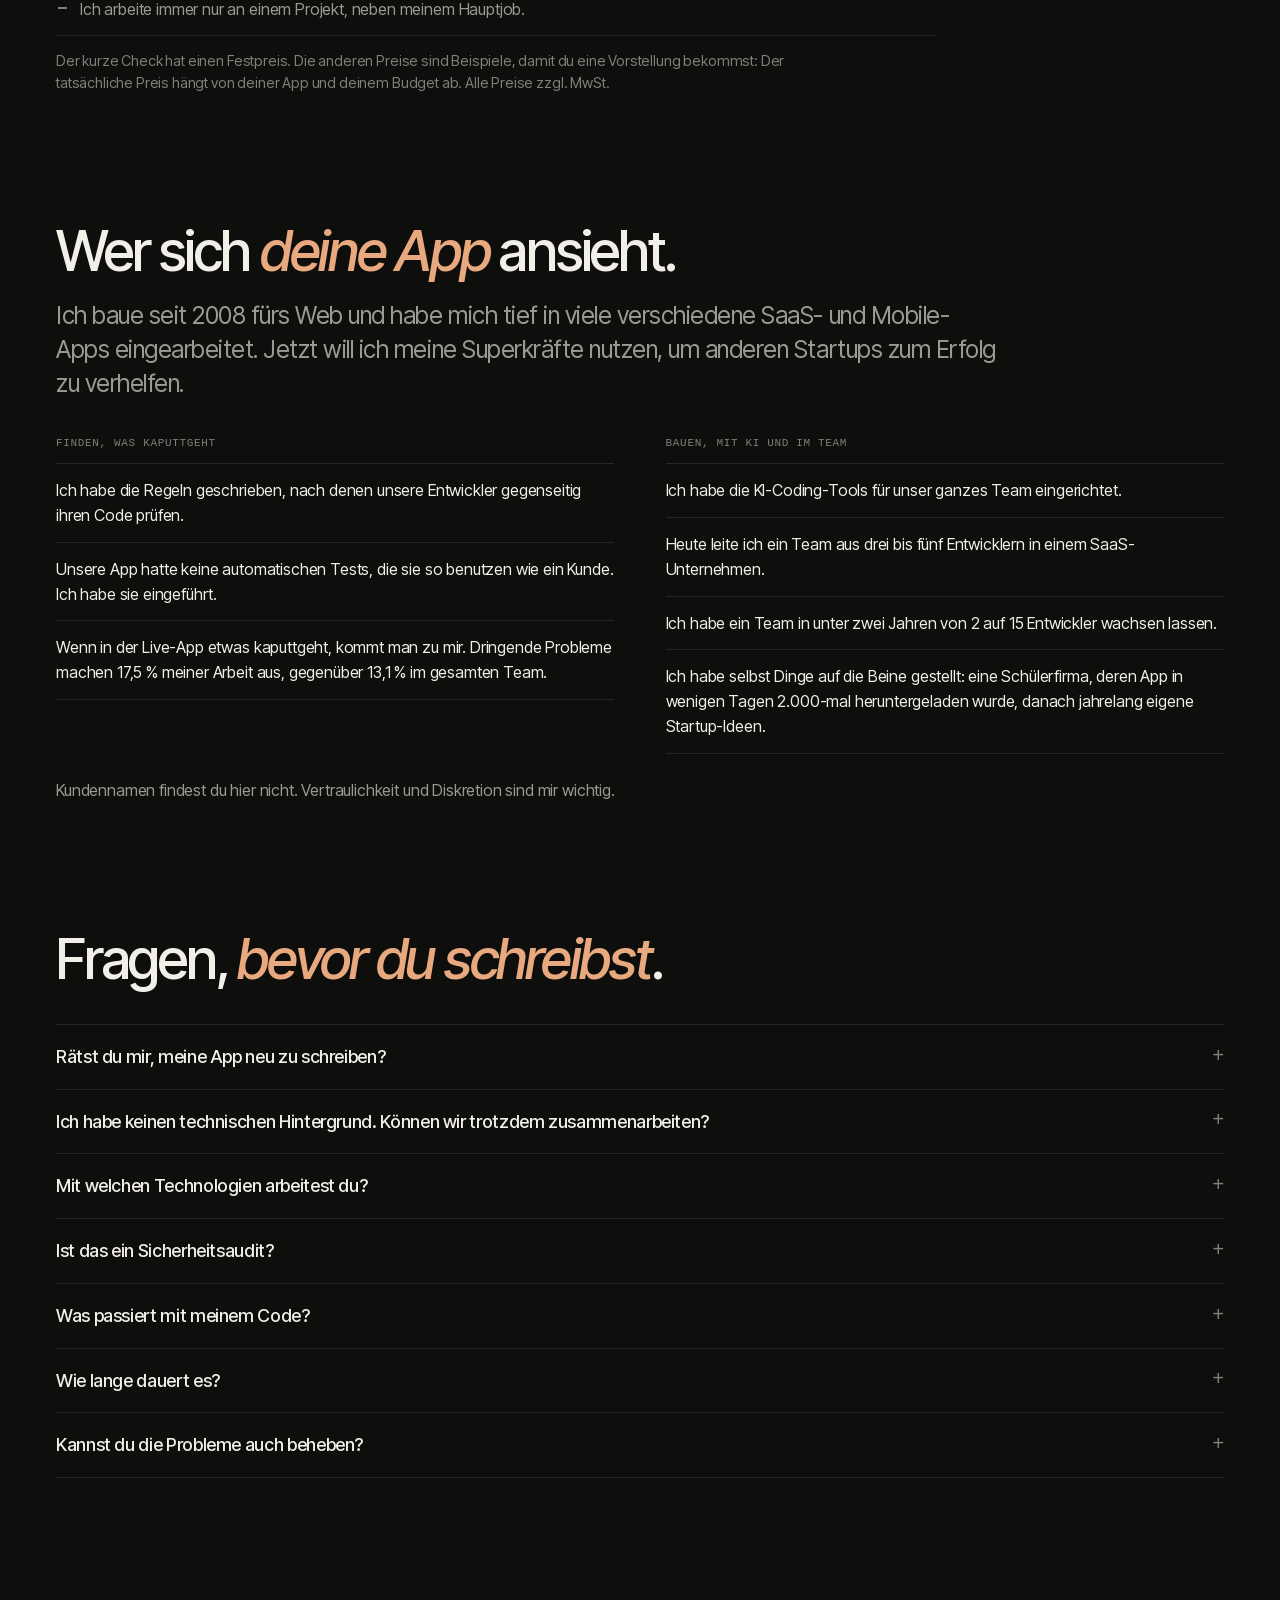
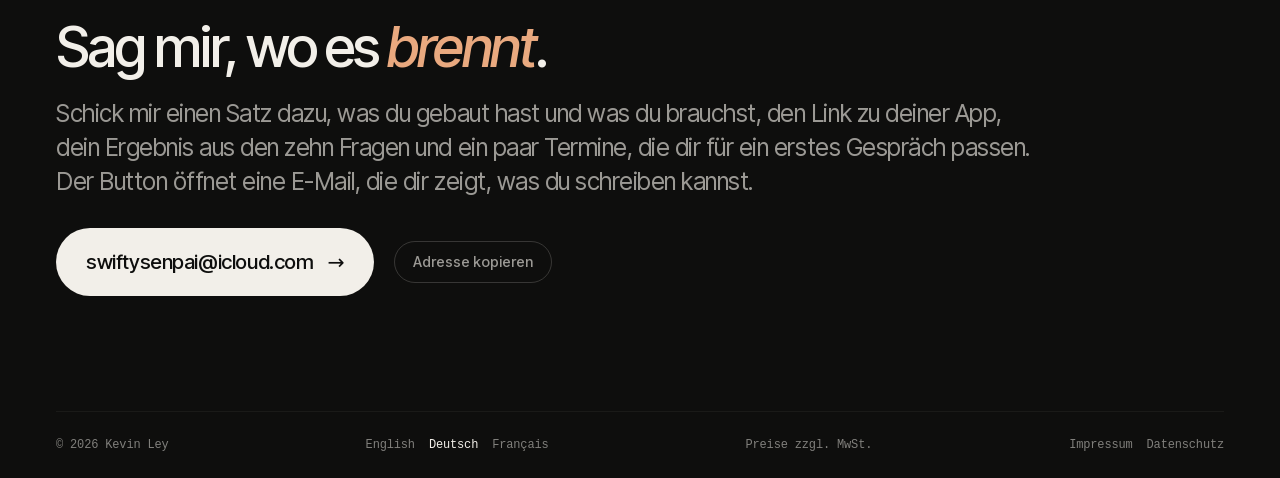
<file: de/index.html>
<!doctype html>
<html lang="de">
<head>
<meta charset="utf-8">
<meta name="viewport" content="width=device-width, initial-scale=1, viewport-fit=cover">
<meta http-equiv="Content-Security-Policy" content="default-src 'none'; script-src 'self' 'sha256-qOhFsq0QMV2REqNwk5hGH5bZE9SkX6gt6yeyKdYPv+U='; style-src 'self' 'unsafe-inline'; img-src 'self' data:; font-src 'self'; connect-src 'self'; manifest-src 'self'; base-uri 'none'; form-action 'none'">
<meta name="referrer" content="strict-origin-when-cross-origin">
<title>Code-Review für Apps, die mit KI gebaut wurden | Kevin Ley</title>
<meta name="description" content="Mit KI gebaut? Kevin Ley, Senior Full-Stack-Entwickler, prüft den Code deiner App, versucht sie kaputt zu machen und plant die Reparatur. Check ab 500 € zzgl. MwSt.">
<link rel="canonical" href="https://kevinley.github.io/de/">
<link rel="alternate" hreflang="en" href="https://kevinley.github.io/">
<link rel="alternate" hreflang="de" href="https://kevinley.github.io/de/">
<link rel="alternate" hreflang="fr" href="https://kevinley.github.io/fr/">
<link rel="alternate" hreflang="x-default" href="https://kevinley.github.io/">
<meta name="robots" content="index, follow, max-image-preview:large">
<meta name="theme-color" content="#0e0e0d">
<meta name="color-scheme" content="dark">
<link rel="icon" href="../favicon.ico" sizes="48x48">
<link rel="icon" href="../favicon.svg" type="image/svg+xml">
<link rel="apple-touch-icon" href="../apple-touch-icon.png">
<link rel="manifest" href="../site.webmanifest">

<meta property="og:type" content="website">
<meta property="og:url" content="https://kevinley.github.io/de/">
<meta property="og:site_name" content="Kevin Ley">
<meta property="og:locale" content="de_DE">
<meta property="og:locale:alternate" content="en_US">
<meta property="og:locale:alternate" content="fr_FR">
<meta property="og:title" content="Lass mich deine App kaputt machen. Code-Review für Apps, die mit KI gebaut wurden">
<meta property="og:description" content="Ein gründlicher Blick auf deinen Code und dein Produkt, jedes Problem nach Schweregrad sortiert und ein Plan, der deine App robuster macht.">
<meta property="og:image" content="https://kevinley.github.io/de/og.jpg">
<meta property="og:image:type" content="image/jpeg">
<meta property="og:image:width" content="1200">
<meta property="og:image:height" content="630">
<meta property="og:image:alt" content="Kevin Ley mit zwei Flammen in den Händen: eine, um deine App kaputt zu machen, und eine, um sie zu reparieren">
<meta name="twitter:card" content="summary_large_image">
<meta name="twitter:title" content="Lass mich deine App kaputt machen. Code-Review für Apps, die mit KI gebaut wurden">
<meta name="twitter:description" content="Ein gründlicher Blick auf deinen Code und dein Produkt, jedes Problem nach Schweregrad sortiert und ein Plan, der deine App robuster macht.">
<meta name="twitter:image" content="https://kevinley.github.io/de/og.jpg">
<meta name="twitter:image:alt" content="Kevin Ley mit zwei Flammen in den Händen: eine, um deine App kaputt zu machen, und eine, um sie zu reparieren">

<link rel="preload" href="../fonts/inter-tight.woff2" as="font" type="font/woff2" crossorigin>
<link rel="preload" href="../fonts/inter-tight-italic.woff2" as="font" type="font/woff2" crossorigin>
<link rel="stylesheet" href="../styles.css?v=13">

<script type="application/ld+json">
{
  "@context": "https://schema.org",
  "@graph": [
    {
      "@type": "WebSite",
      "@id": "https://kevinley.github.io/#website",
      "name": "Kevin Ley",
      "url": "https://kevinley.github.io/",
      "inLanguage": ["en", "de", "fr"],
      "publisher": { "@id": "https://kevinley.github.io/#person" }
    },
    {
      "@type": "Person",
      "@id": "https://kevinley.github.io/#person",
      "name": "Kevin Ley",
      "url": "https://kevinley.github.io/de/",
      "jobTitle": "Senior Full-Stack-Entwickler",
      "image": "https://kevinley.github.io/assets/kevin-1024.jpg",
      "address": { "@type": "PostalAddress", "addressCountry": "LU" },
      "vatID": "LU34713030",
      "knowsAbout": ["Code-Review", "Automatisierte Tests", "End-to-End-Tests", "JavaScript", "TypeScript", "SaaS-Anwendungen", "Mobile Apps", "KI-Coding-Tools", "Leitung von Entwicklerteams"],
      "email": "mailto:swiftysenpai@icloud.com",
      "sameAs": ["https://www.linkedin.com/in/kevinley/", "https://github.com/kevinley"]
    },
    {
      "@type": "Service",
      "@id": "https://kevinley.github.io/de/#service",
      "name": "Code-Review für Apps, die mit KI gebaut wurden",
      "serviceType": "Code- und Produkt-Review",
      "url": "https://kevinley.github.io/de/",
      "inLanguage": "de",
      "provider": { "@id": "https://kevinley.github.io/#person" },
      "description": "Kevin Ley prüft Apps, die Gründer mit KI-Tools wie Lovable, Bolt, Cursor oder Claude gebaut haben. Er nimmt Code und Produkt gründlich unter die Lupe, versucht die App kaputt zu machen, sortiert jeden Befund nach Schweregrad und liefert einen Plan, nach Priorität geordnet. Jeder Befund zeigt das Problem, die Schritte, um es nachzustellen, und Wege, es zu beheben. Auf Wunsch behebt er die Befunde auch, gemeinsam mit dem Gründer oder für ihn. Es ist kein zertifizierter Sicherheitstest, Sicherheitsbefunde sind aber enthalten.",
      "hasOfferCatalog": {
        "@type": "OfferCatalog",
        "name": "App-Checks",
        "itemListElement": [
          {
            "@type": "Offer",
            "itemOffered": {
              "@type": "Service",
              "name": "Kurzer Check",
              "description": "Ein Check zum Festpreis: die wichtigsten Befunde, nach Schweregrad sortiert, in wenigen Tagen."
            },
            "priceSpecification": { "@type": "PriceSpecification", "price": 500, "priceCurrency": "EUR", "valueAddedTaxIncluded": false }
          },
          {
            "@type": "Offer",
            "itemOffered": {
              "@type": "Service",
              "name": "Gründliche Prüfung",
              "description": "Eine Prüfung aller Teile von Code und Produkt, mit einem vollständigen Plan nach Priorität."
            },
            "priceSpecification": { "@type": "PriceSpecification", "price": 3500, "priceCurrency": "EUR", "valueAddedTaxIncluded": false }
          },
          {
            "@type": "Offer",
            "itemOffered": {
              "@type": "Service",
              "name": "Gründliche Prüfung und Reparaturen",
              "description": "Die gründliche Prüfung, danach das Wichtigste beheben, gemeinsam mit dem Gründer oder für ihn."
            },
            "priceSpecification": { "@type": "PriceSpecification", "price": 9000, "priceCurrency": "EUR", "valueAddedTaxIncluded": false }
          }
        ]
      }
    },
    {
      "@type": "FAQPage",
      "@id": "https://kevinley.github.io/de/#faq",
      "inLanguage": "de",
      "mainEntity": [
        { "@type": "Question", "name": "Rätst du mir, meine App neu zu schreiben?", "acceptedAnswer": { "@type": "Answer", "text": "Kommt darauf an. Wenn die Befunde wirklich schlimm sind, kaum zu entwirren und zu riskant für den Live-Betrieb, dann ja. In dem Fall plant Kevin Ley den Neuaufbau mit dir: wie du deine KI-Tools einrichtest und wie du mit ihnen arbeitest, damit die neue Version von Anfang an robust ist." } },
        { "@type": "Question", "name": "Ich habe keinen technischen Hintergrund. Können wir trotzdem zusammenarbeiten?", "acceptedAnswer": { "@type": "Answer", "text": "Ja. Jeder Befund sagt in einfachen Worten, was falsch ist und warum es wichtig ist, mit Schritten, mit denen du es selbst sehen kannst. Die technischen Details sind für die Person da, die es behebt." } },
        { "@type": "Question", "name": "Mit welchen Technologien arbeitest du?", "acceptedAnswer": { "@type": "Answer", "text": "Mit jedem Stack, solange er auf JavaScript oder TypeScript setzt." } },
        { "@type": "Question", "name": "Ist das ein Sicherheitsaudit?", "acceptedAnswer": { "@type": "Answer", "text": "Nein, es ist kein zertifizierter Sicherheitstest. Aber Sicherheitsprobleme, die bei der Prüfung auffallen, stehen im Bericht." } },
        { "@type": "Question", "name": "Was passiert mit meinem Code?", "acceptedAnswer": { "@type": "Answer", "text": "Kevin Ley unterschreibt auf Wunsch eine Geheimhaltungsvereinbarung (NDA). Wenn die Arbeit fertig ist, bekommst du alles übergeben, was dir gehört." } },
        { "@type": "Question", "name": "Wie lange dauert es?", "acceptedAnswer": { "@type": "Answer", "text": "Ein kurzer Check dauert ein paar Tage. Eine gründliche Prüfung dauert Tage bis Wochen. Reparaturen und die weitere Zusammenarbeit können Wochen oder Monate dauern." } },
        { "@type": "Question", "name": "Kannst du die Probleme auch beheben?", "acceptedAnswer": { "@type": "Answer", "text": "Ja, mit dir oder für dich, und du bekommst einen Preis für die Reparaturen, bevor ich anfange." } }
      ]
    }
  ]
}
</script>
<script>document.documentElement.classList.add("js")</script>
<script src="../script.js?v=2" defer></script>
<script src="../fire.js?v=8" defer></script>
</head>
<body>
<a class="skip" href="#familiar">Zum Inhalt springen</a>

<!-- ======================= Bar ======================= -->
<header class="bar">
  <div class="wrap bar__inner">
    <a class="bar__brand" href="#top">Kevin Ley</a>
    <nav class="bar__nav" aria-label="Abschnitte">
      <a class="bar__link bar__link--wide" href="#how">So läuft’s</a>
      <a class="bar__link" href="#prices">Preise</a>
      <a class="bar__link" href="#contact">Kontakt</a>
    </nav>
    <nav class="bar__lang" aria-label="Sprache">
      <a href="../" hreflang="en" lang="en" title="English">EN</a>
      <a href="./" hreflang="de" lang="de" aria-current="page" title="Deutsch">DE</a>
      <a href="../fr/" hreflang="fr" lang="fr" title="Français">FR</a>
    </nav>
  </div>
</header>

<main>
<!-- ======================= Hero ======================= -->
<section class="hero" id="top" aria-labelledby="hero-title">
  <div class="wrap hero__grid">
    <div class="hero__copy">
      <p class="hero__eyebrow">Für Gründer, die ihre App mit KI gebaut haben</p>
      <h1 class="hero__title" id="hero-title">Lass mich deine App <em>kaputt machen</em><span class="hero__period">.</span></h1>
      <p class="hero__lede"><strong>Bevor es deine Nutzer tun.</strong> Ich bin Kevin Ley, Senior Full-Stack-Entwickler. Ich nehme deinen Code und dein Produkt gründlich unter die Lupe und gebe dir einen Plan, der deine App robuster macht.</p>
      <p class="hero__cta">
        <a class="btn" href="mailto:swiftysenpai@icloud.com?subject=App-Check" data-mail>Schick mir deine App<span class="btn__arrow" aria-hidden="true">→</span></a>
        <a class="btn btn--ghost" href="#prices">Preise ansehen</a>
      </p>
    </div>

    <div class="hero__caption">
      <p class="hero__tagline">Eine&nbsp;Hand <em class="hero__break">macht sie kaputt</em>. Die&nbsp;andere <em class="hero__fix">repariert sie</em>.</p>
      <p class="hero__hint" aria-hidden="true" data-touch="Tippe auf eine Flamme">Fahr über eine Flamme</p>
    </div>

    <div class="stage" data-stage>
      <picture class="portrait">
        <source type="image/avif" srcset="../assets/kevin-640.avif 640w, ../assets/kevin-1024.avif 1024w" sizes="(min-width: 1207px) 700px, (min-width: 552px) 58vw, 320px">
        <img class="portrait__img" src="../assets/kevin-1024.jpg" srcset="../assets/kevin-640.jpg 640w, ../assets/kevin-1024.jpg 1024w" sizes="(min-width: 1207px) 700px, (min-width: 552px) 58vw, 320px" width="1024" height="1024" alt="Kevin Ley in schwarzem Hoodie, beide Handflächen erhoben" fetchpriority="high">
      </picture>

      <div class="flame flame--fire">
        <button class="orb" type="button" aria-controls="skills-break">
          <span class="orb__fire" aria-hidden="true"><i></i><i></i><i></i><b></b></span>
          <span class="sr">Kaputt machen</span>
        </button>
        <ul class="skills" id="skills-break" aria-label="Was Kevin Ley kaputt zu machen versucht">
          <li class="skill" style="--i:0;--dx:-.2;--dy:-.95;--r:-4deg">Logins &amp; Konten</li>
          <li class="skill" style="--i:1;--dx:-.75;--dy:-1.5;--r:3deg">Wer was sehen darf</li>
          <li class="skill" style="--i:2;--dx:.1;--dy:-2.05;--r:-2deg">Zahlungen</li>
          <li class="skill" style="--i:3;--dx:-.5;--dy:-2.6;--r:4deg">Daten deiner Kunden</li>
          <li class="skill" style="--i:4;--dx:-.15;--dy:-3.15;--r:-3deg">Unerwartete Eingaben</li>
          <li class="skill" style="--i:5;--dx:-.6;--dy:-3.7;--r:2deg">Viele Nutzer zugleich</li>
        </ul>
      </div>

      <div class="flame flame--ice">
        <button class="orb" type="button" aria-controls="skills-fix">
          <span class="orb__fire" aria-hidden="true"><i></i><i></i><i></i><b></b></span>
          <span class="sr">Reparieren</span>
        </button>
        <ul class="skills" id="skills-fix" aria-label="Was du von Kevin Ley zum Reparieren bekommst">
          <li class="skill" style="--i:0;--dx:.15;--dy:-.95;--r:4deg">Was zuerst dran ist</li>
          <li class="skill" style="--i:1;--dx:.37;--dy:-1.5;--r:-3deg">Schritte zum Nachprüfen</li>
          <li class="skill" style="--i:2;--dx:.8;--dy:-2.05;--r:-2deg">Wege zur Lösung</li>
          <li class="skill" style="--i:3;--dx:.25;--dy:-2.6;--r:4deg">Gemeinsam reparieren</li>
          <li class="skill" style="--i:4;--dx:.42;--dy:-3.15;--r:-4deg">Tests, damit es hält</li>
          <li class="skill" style="--i:5;--dx:.75;--dy:-3.7;--r:2deg">Sicherere Updates</li>
        </ul>
      </div>
    </div>
  </div>
</section>

<!-- ======================= Sound familiar ======================= -->
<section class="section" id="familiar" aria-labelledby="familiar-title">
  <div class="wrap">
    <h2 class="section__title" id="familiar-title" data-reveal>Kommt dir das <em>bekannt</em> vor?</h2>
    <ol class="steps steps--moments" data-rail>
      <li class="step"><span class="step__dot" aria-hidden="true"></span><p class="step__text" data-reveal>Du hast die erste Version an einem Wochenende gebaut, mit Lovable, Bolt, Cursor oder Claude.</p></li>
      <li class="step"><span class="step__dot" aria-hidden="true"></span><p class="step__text" data-reveal>Leute haben sich angemeldet. Einige davon zahlen.</p></li>
      <li class="step"><span class="step__dot" aria-hidden="true"></span><p class="step__text" data-reveal>Um zwei Uhr nachts ist etwas kaputtgegangen, und keiner wusste, warum.</p></li>
      <li class="step"><span class="step__dot" aria-hidden="true"></span><p class="step__text" data-reveal>Jede Änderung, um die du die KI bittest, macht etwas anderes kaputt.</p></li>
      <li class="step"><span class="step__dot" aria-hidden="true"></span><p class="step__text" data-reveal>Ein Investor fragt, wer den Code geprüft hat.</p></li>
      <li class="step step--here"><span class="step__dot" aria-hidden="true"></span><p class="step__text" data-reveal><strong>Hier stehst du.</strong> Es läuft. Aber unter die Haube hat noch niemand geschaut.</p></li>
    </ol>
  </div>
</section>

<!-- ======================= Self-check: the count is pure CSS, the script adds the rest ======================= -->
<section class="section" id="check" aria-labelledby="check-title">
  <div class="wrap">
    <h2 class="section__title" id="check-title" data-reveal>Zehn Fragen <em>zu deiner App</em>.</h2>
    <p class="section__lede" data-reveal>Hak ab, was stimmt. Zähl, was du nicht abhaken kannst.</p>
    <div class="check" data-check data-reveal>
      <ul class="check__list">
        <li><input type="checkbox" id="q1"><label for="q1">Ich weiß, wer die Daten meiner Kunden sehen kann.</label></li>
        <li><input type="checkbox" id="q2"><label for="q2">Besucher können die Schlüssel zu meinen KI- und Zahlungskonten nicht sehen.</label></li>
        <li><input type="checkbox" id="q3"><label for="q3">Ich würde merken, wenn eine Zahlung durchgeht, meine App sie aber nicht erfasst.</label></li>
        <li><input type="checkbox" id="q4"><label for="q4">Löscht heute etwas meine Daten, kann ich die von gestern zurückholen.</label></li>
        <li><input type="checkbox" id="q5"><label for="q5">Ich erfahre von Fehlern, bevor meine Kunden sie mir melden.</label></li>
        <li><input type="checkbox" id="q6"><label for="q6">Niemand kann in einer Minute Hunderte Fake-Konten anlegen.</label></li>
        <li><input type="checkbox" id="q7"><label for="q7">Wenn ich etwas ändere, weiß ich, dass nichts anderes kaputtgegangen ist.</label></li>
        <li><input type="checkbox" id="q8"><label for="q8">Ich kann eine neue Version live stellen, ohne nervös zu werden.</label></li>
        <li><input type="checkbox" id="q9"><label for="q9">Meine App würde es verkraften, wenn morgen zehnmal so viele Leute sie nutzten.</label></li>
        <li><input type="checkbox" id="q10"><label for="q10">Ein anderer Entwickler könnte meinen Code nächste Woche verstehen.</label></li>
      </ul>
      <div class="check__out">
        <div class="check__bar">
          <p class="check__count" role="status"><span class="check__n"></span> <span class="check__label" data-one="Grund zum Verbessern" data-many="Gründe zum Verbessern">Gründe zum Verbessern</span></p>
          <a class="btn btn--small" href="mailto:swiftysenpai@icloud.com?subject=App-Check" data-mail>Lass uns reden<span class="btn__arrow" aria-hidden="true">→</span></a>
        </div>
        <ul class="check__key" aria-live="polite">
          <li data-band="none">Hak ab, was stimmt.</li>
          <li data-band="0"><b>0 – 2</b>Du bist gut aufgestellt. Ein kurzer Check kann das bestätigen.</li>
          <li data-band="1"><b>3 – 5</b>Vor deinem nächsten Launch lohnt sich ein kurzer Check.</li>
          <li data-band="2"><b>6 – 10</b>Lass uns bald reden.</li>
        </ul>
      </div>
    </div>
  </div>
</section>

<!-- ======================= What I do ======================= -->
<section class="section" id="how" aria-labelledby="how-title">
  <div class="wrap">
    <h2 class="section__title" id="how-title" data-reveal>Was ich <em>mit deiner App</em> mache.</h2>
    <ol class="steps" data-rail>

      <li class="step">
        <span class="step__node" aria-hidden="true">1</span>
        <div class="step__main" data-reveal>
          <h3 class="step__title">Ich schaue genau hin.</h3>
          <p class="step__body">Ich lese deinen Code und nutze deine App so, wie deine Kunden es tun, um Probleme im Code, in der App und im Produkt zu finden.</p>
        </div>
      </li>

      <li class="step">
        <span class="step__node" aria-hidden="true">2</span>
        <div class="step__main" data-reveal>
          <h3 class="step__title">Ich versuche, sie kaputt zu machen.</h3>
          <p class="step__body">Ich probiere aus, was deine Nutzer tun könnten, und ein paar Dinge, die sie besser nicht tun sollten.</p>
          <figure class="panel">
            <figcaption class="panel__bar"><span>Was ich ausprobiert habe und was passiert ist</span><span>Beispiel · eine erfundene App</span></figcaption>
            <ul class="tried">
              <li><span class="tried__mark" aria-hidden="true">✗</span><span class="tried__try">Ich habe eine Zahl in der Webadresse geändert.</span><span class="tried__got">Ich konnte die Bestellung eines anderen Kunden sehen.</span></li>
              <li><span class="tried__mark" aria-hidden="true">✗</span><span class="tried__try">Ich habe 1&nbsp;€ für den Tarif zu 49&nbsp;€ bezahlt.</span><span class="tried__got">Es ging durch.</span></li>
              <li><span class="tried__mark" aria-hidden="true">✗</span><span class="tried__try">Ich habe den Code geöffnet, den deine Website an jeden Besucher schickt.</span><span class="tried__got">Der Schlüssel zu deinem OpenAI-Konto stand darin.</span></li>
              <li><span class="tried__mark" aria-hidden="true">✗</span><span class="tried__try">Ich habe in einer Minute 300 Konten angelegt.</span><span class="tried__got">Nichts hat mich aufgehalten.</span></li>
              <li class="is-ok"><span class="tried__mark" aria-hidden="true">✓</span><span class="tried__try">Ich habe 20-mal ein falsches Passwort eingegeben.</span><span class="tried__got">Nach 5 Versuchen gesperrt. Gut.</span></li>
              <li><span class="tried__mark" aria-hidden="true">✗</span><span class="tried__try">Ich wollte die Daten von gestern zurückhaben.</span><span class="tried__got">Es gab kein Backup.</span></li>
            </ul>
          </figure>
        </div>
      </li>

      <li class="step">
        <span class="step__node" aria-hidden="true">3</span>
        <div class="step__main" data-reveal>
          <h3 class="step__title">Ich sortiere, was ich finde.</h3>
          <p class="step__body">Jeder Befund bekommt einen Schweregrad, damit du weißt, was am wichtigsten ist.</p>
          <ul class="sevs" aria-label="Schweregrade">
            <li><span class="sev sev--crit">Kritisch</span>Jemand kann Daten sehen oder Geld abgreifen, obwohl er das nicht dürfte.</li>
            <li><span class="sev sev--high">Hoch</span>Bei deinen Kunden geht etwas kaputt, jetzt oder bald.</li>
            <li><span class="sev sev--med">Mittel</span>Es bremst dich aus oder nervt deine Nutzer. In Gefahr ist nichts.</li>
            <li><span class="sev sev--low">Niedrig</span>Lohnt sich, wenn du ohnehin gerade daran arbeitest.</li>
          </ul>
          <article class="finding" aria-label="Beispielbefund">
            <p class="finding__meta"><span>Beispielbefund</span><span class="sev sev--crit">Kritisch</span><span>Daten deiner Kunden</span></p>
            <h4 class="finding__title">Jeder eingeloggte Kunde kann die Bestellungen aller anderen Kunden sehen.</h4>
            <div class="finding__parts">
              <div>
                <p class="finding__label">So siehst du es selbst</p>
                <ol class="finding__steps">
                  <li>Melde dich als beliebiger Kunde an.</li>
                  <li>Öffne eine deiner Bestellungen.</li>
                  <li>Ändere die Zahl am Ende der Webadresse.</li>
                </ol>
              </div>
              <div>
                <p class="finding__label">So lässt es sich beheben</p>
                <p class="finding__text">Bevor dein Server eine Bestellung herausgibt, prüft er, ob sie der Person gehört, die danach fragt. Dazu kommt ein Test, damit es behoben bleibt.</p>
              </div>
            </div>
            <details class="finding__dev">
              <summary>Für deinen Entwickler</summary>
              <p>Der Bestell-Endpoint gibt jede Bestellung anhand ihrer ID zurück, ohne zu prüfen, wem sie gehört. Ergänze die Eigentümerprüfung im Handler oder eine Row-Level-Security-Policy, falls du Supabase nutzt, und sichere sie mit einem End-to-End-Test ab.</p>
            </details>
          </article>
        </div>
      </li>

      <li class="step">
        <span class="step__node" aria-hidden="true">4</span>
        <div class="step__main" data-reveal>
          <h3 class="step__title">Du bekommst einen Plan.</h3>
          <p class="step__body">Ich bringe alle Befunde in eine Reihenfolge: was du jetzt behebst, was danach kommt und was warten kann. Wir gehen den Plan gemeinsam in einem Gespräch durch.</p>
          <div class="plan" aria-label="Beispielplan">
            <div class="plan__col plan__col--now">
              <h4 class="plan__head">Jetzt beheben</h4>
              <ul><li>Kunden sehen gegenseitig ihre Bestellungen</li><li>Preise lassen sich im Browser ändern</li><li>Dein OpenAI-Schlüssel ist öffentlich</li></ul>
            </div>
            <div class="plan__col">
              <h4 class="plan__head">Als Nächstes</h4>
              <ul><li>Keine Backups</li><li>Keine Grenze für Anmeldungen</li></ul>
            </div>
            <div class="plan__col">
              <h4 class="plan__head">Später</h4>
              <ul><li>Neue Nutzer sehen ein leeres Dashboard</li><li>Bei vielen Kunden wird die Suche langsam</li></ul>
            </div>
          </div>
          <p class="note">Beispiel. Dein Budget entscheidet, wie weit wir die Liste abarbeiten.</p>
        </div>
      </li>
    </ol>
  </div>
</section>

<!-- ======================= How we work, and what it costs ======================= -->
<section class="section" id="prices" aria-labelledby="prices-title">
  <div class="wrap">
    <h2 class="section__title" id="prices-title" data-reveal>Wie wir arbeiten und <em>was es kostet</em>.</h2>
    <p class="section__lede" data-reveal>Jedes Projekt fängt klein an. Nach jedem Schritt entscheidest du, ob wir weitermachen.</p>
    <ol class="steps" data-rail>
      <li class="step">
        <span class="step__node" aria-hidden="true">1</span>
        <div class="step__main" data-reveal>
          <h3 class="step__title">Ein erstes Gespräch.</h3>
          <p class="step__body">Wir lernen uns kennen, du zeigst mir dein Produkt, und wir legen fest, was am wichtigsten ist.</p>
        </div>
      </li>
      <li class="step step--start">
        <span class="step__node" aria-hidden="true">2</span>
        <div class="step__main" data-reveal>
          <h3 class="step__title">Ein kurzer Check.</h3>
          <p class="step__body">Zu einem festen Einstiegspreis. Ich gehe deine App durch und liefere dir in wenigen Tagen die wichtigsten Befunde, sortiert.</p>
          <p class="price"><span class="price__tag">Jedes Projekt beginnt hier</span><span class="price__sum">500&nbsp;€</span><span class="price__badge price__badge--fixed">Festpreis</span></p>
        </div>
      </li>
      <li class="step">
        <span class="step__node" aria-hidden="true">3</span>
        <div class="step__main" data-reveal>
          <h3 class="step__title">Ein zweites Gespräch.</h3>
          <p class="step__body">Wir gehen die Befunde gemeinsam durch und sprechen über die nächsten Schritte.</p>
        </div>
      </li>
      <li class="step">
        <span class="step__node" aria-hidden="true">4</span>
        <div class="step__main" data-reveal>
          <h3 class="step__title">Die gründliche Prüfung.</h3>
          <p class="step__body">Ich gehe jeden Teil des Codes und des Produkts durch, und du bekommst einen vollständigen Plan, nach Priorität geordnet.</p>
          <p class="price"><span class="price__sum">3.500&nbsp;€</span><span class="price__badge">Beispiel</span></p>
        </div>
      </li>
      <li class="step">
        <span class="step__node" aria-hidden="true">5</span>
        <div class="step__main" data-reveal>
          <h3 class="step__title">Gemeinsam reparieren.</h3>
          <p class="step__body">Wenn du willst, behebe ich das Wichtigste, mit dir oder für dich. Danach können wir gern weiter zusammenarbeiten.</p>
          <p class="price"><span class="price__sum">9.000&nbsp;€</span><span class="price__badge">Beispiel</span></p>
        </div>
      </li>
    </ol>
    <ul class="facts" data-reveal>
      <li>Umfang und Preis vereinbaren wir immer, bevor wir anfangen.</li>
      <li>Wenn wir vorher festlegen, was zu tun ist, kann ich dir einen Festpreis für das Projekt nennen.</li>
      <li>Dein Budget bestimmt den Umfang. Ich richte meine Arbeit danach aus und fange mit dem Wichtigsten an.</li>
      <li>Ich arbeite immer nur an einem Projekt, neben meinem Hauptjob.</li>
    </ul>
    <p class="note" data-reveal>Der kurze Check hat einen Festpreis. Die anderen Preise sind Beispiele, damit du eine Vorstellung bekommst: Der tatsächliche Preis hängt von deiner App und deinem Budget ab. Alle Preise zzgl. MwSt.</p>
  </div>
</section>

<!-- ======================= Who's looking at your app ======================= -->
<section class="section" id="why" aria-labelledby="why-title">
  <div class="wrap">
    <h2 class="section__title" id="why-title" data-reveal>Wer sich <em>deine App</em> ansieht.</h2>
    <p class="section__lede" data-reveal>Ich baue seit 2008 fürs Web und habe mich tief in viele verschiedene SaaS- und Mobile-Apps eingearbeitet. Jetzt will ich meine Superkräfte nutzen, um anderen Startups zum Erfolg zu verhelfen.</p>
    <div class="proof" data-reveal>
      <div class="proof__group">
        <h3 class="proof__head">Finden, was kaputtgeht</h3>
        <ul class="proof__list">
          <li>Ich habe die Regeln geschrieben, nach denen unsere Entwickler gegenseitig ihren Code prüfen.</li>
          <li>Unsere App hatte keine automatischen Tests, die sie so benutzen wie ein Kunde. Ich habe sie eingeführt.</li>
          <li>Wenn in der Live-App etwas kaputtgeht, kommt man zu mir. Dringende Probleme machen 17,5&nbsp;% meiner Arbeit aus, gegenüber 13,1&nbsp;% im gesamten Team.</li>
        </ul>
      </div>
      <div class="proof__group">
        <h3 class="proof__head">Bauen, mit KI und im Team</h3>
        <ul class="proof__list">
          <li>Ich habe die KI-Coding-Tools für unser ganzes Team eingerichtet.</li>
          <li>Heute leite ich ein Team aus drei bis fünf Entwicklern in einem SaaS-Unternehmen.</li>
          <li>Ich habe ein Team in unter zwei Jahren von 2 auf 15 Entwickler wachsen lassen.</li>
          <li>Ich habe selbst Dinge auf die Beine gestellt: eine Schülerfirma, deren App in wenigen Tagen 2.000-mal heruntergeladen wurde, danach jahrelang eigene Startup-Ideen.</li>
        </ul>
      </div>
    </div>
    <!-- TODO: add a real quote from someone who has worked with Kevin, then remove this comment:
    <blockquote class="quote" data-reveal>
      <p>Zitat.</p>
      <footer>Name, Rolle</footer>
    </blockquote>
    -->
    <p class="why__note" data-reveal>Kundennamen findest du hier nicht. Vertraulichkeit und Diskretion sind mir wichtig.</p>
  </div>
</section>

<!-- ======================= Questions ======================= -->
<section class="section" id="questions" aria-labelledby="questions-title">
  <div class="wrap">
    <h2 class="section__title" id="questions-title" data-reveal>Fragen, <em>bevor du schreibst</em>.</h2>
    <div class="faq" data-reveal>
      <details>
        <summary>Rätst du mir, meine App neu zu schreiben?</summary>
        <p>Kommt darauf an. Wenn die Befunde wirklich schlimm sind, kaum zu entwirren und zu riskant für den Live-Betrieb, dann ja. In dem Fall plane ich den Neuaufbau mit dir: wie du deine KI-Tools einrichtest und wie du mit ihnen arbeitest, damit die neue Version von Anfang an robust ist.</p>
      </details>
      <details>
        <summary>Ich habe keinen technischen Hintergrund. Können wir trotzdem zusammenarbeiten?</summary>
        <p>Ja. Jeder Befund sagt in einfachen Worten, was falsch ist und warum es wichtig ist, mit Schritten, mit denen du es selbst sehen kannst. Die technischen Details sind für die Person da, die es behebt.</p>
      </details>
      <details>
        <summary>Mit welchen Technologien arbeitest du?</summary>
        <p>Mit jedem Stack, solange er auf JavaScript oder TypeScript setzt.</p>
      </details>
      <details>
        <summary>Ist das ein Sicherheitsaudit?</summary>
        <p>Nein, es ist kein zertifizierter Sicherheitstest. Aber wenn ich Sicherheitsprobleme finde, stehen sie im Bericht.</p>
      </details>
      <details>
        <summary>Was passiert mit meinem Code?</summary>
        <p>Wenn du willst, unterschreibe ich eine Geheimhaltungsvereinbarung (NDA). Wenn wir fertig sind, bekommst du alles übergeben, was dir gehört.</p>
      </details>
      <details>
        <summary>Wie lange dauert es?</summary>
        <p>Ein kurzer Check dauert ein paar Tage. Eine gründliche Prüfung dauert Tage bis Wochen. Reparaturen und die weitere Zusammenarbeit können Wochen oder Monate dauern.</p>
      </details>
      <details>
        <summary>Kannst du die Probleme auch beheben?</summary>
        <p>Ja, mit dir oder für dich, und du bekommst einen Preis für die Reparaturen, bevor ich anfange.</p>
      </details>
    </div>
  </div>
</section>

<!-- ======================= Contact ======================= -->
<section class="contact" id="contact" aria-labelledby="contact-title">
  <div class="wrap">
    <h2 class="contact__title" id="contact-title" data-reveal>Sag mir, wo es <em>brennt</em>.</h2>
    <p class="contact__body" data-reveal>Schick mir einen Satz dazu, was du gebaut hast und was du brauchst, den Link zu deiner App, dein Ergebnis aus den zehn Fragen und ein paar Termine, die dir für ein erstes Gespräch passen. Der Button öffnet eine E-Mail, die dir zeigt, was du schreiben kannst.</p>
    <!-- The email draft every mail button opens. See the English page for how it works. -->
    <template id="mail-draft" data-subject="App-Check" data-count="{n} von 10 nicht abgehakt" data-list="Diese konnte ich nicht abhaken:" data-nocount="[Dein Ergebnis, falls du die zehn Fragen auf der Seite beantwortet hast.]">Hallo Kevin,

Was ich gebaut habe und was ich brauche:
[Ein Satz. Zum Beispiel: „Ein Buchungstool für Yogastudios. Kunden bezahlen in der App, und ich will wissen, ob das sicher ist, bevor wir starten.“]

Link zu meiner App: [Link]
Gebaut mit: [zum Beispiel Lovable, Bolt, Cursor oder Claude]

Mein Ergebnis aus den zehn Fragen:
{count}

Termine für ein erstes Gespräch:
[Zwei oder drei Tage und Uhrzeiten, mit deiner Zeitzone. Zum Beispiel: Dienstag, 18:00 Uhr, oder Donnerstag, 12:30 Uhr (MEZ).]

[Dein Name]</template>
    <p class="contact__actions" data-reveal>
      <a class="mail" href="mailto:swiftysenpai@icloud.com?subject=App-Check" data-mail>swiftysenpai@icloud.com<span class="mail__arrow" aria-hidden="true">→</span></a>
      <button class="contact__copy" type="button" data-copy data-done="Kopiert" hidden>Adresse kopieren</button>
      <!-- TODO: add the booking link once it exists:
      <a class="contact__alt" href="https://cal.com/your-name" rel="noopener" target="_blank">Oder direkt ein erstes Gespräch buchen</a>
      -->
    </p>
  </div>
</section>
</main>

<!-- ======================= Footer ======================= -->
<footer class="foot">
  <div class="wrap">
    <div class="foot__inner">
      <span>© 2026 Kevin Ley</span>
      <nav class="foot__lang" aria-label="Sprache"><a href="../" hreflang="en" lang="en">English</a> <a href="./" hreflang="de" lang="de" aria-current="page">Deutsch</a> <a href="../fr/" hreflang="fr" lang="fr">Français</a></nav>
      <span>Preise zzgl. MwSt.</span>
      <nav class="foot__nav" aria-label="Rechtliches"><a href="/de/impressum/">Impressum</a> <a href="/de/datenschutz/">Datenschutz</a></nav>
    </div>
  </div>
</footer>
</body>
</html>
</file>
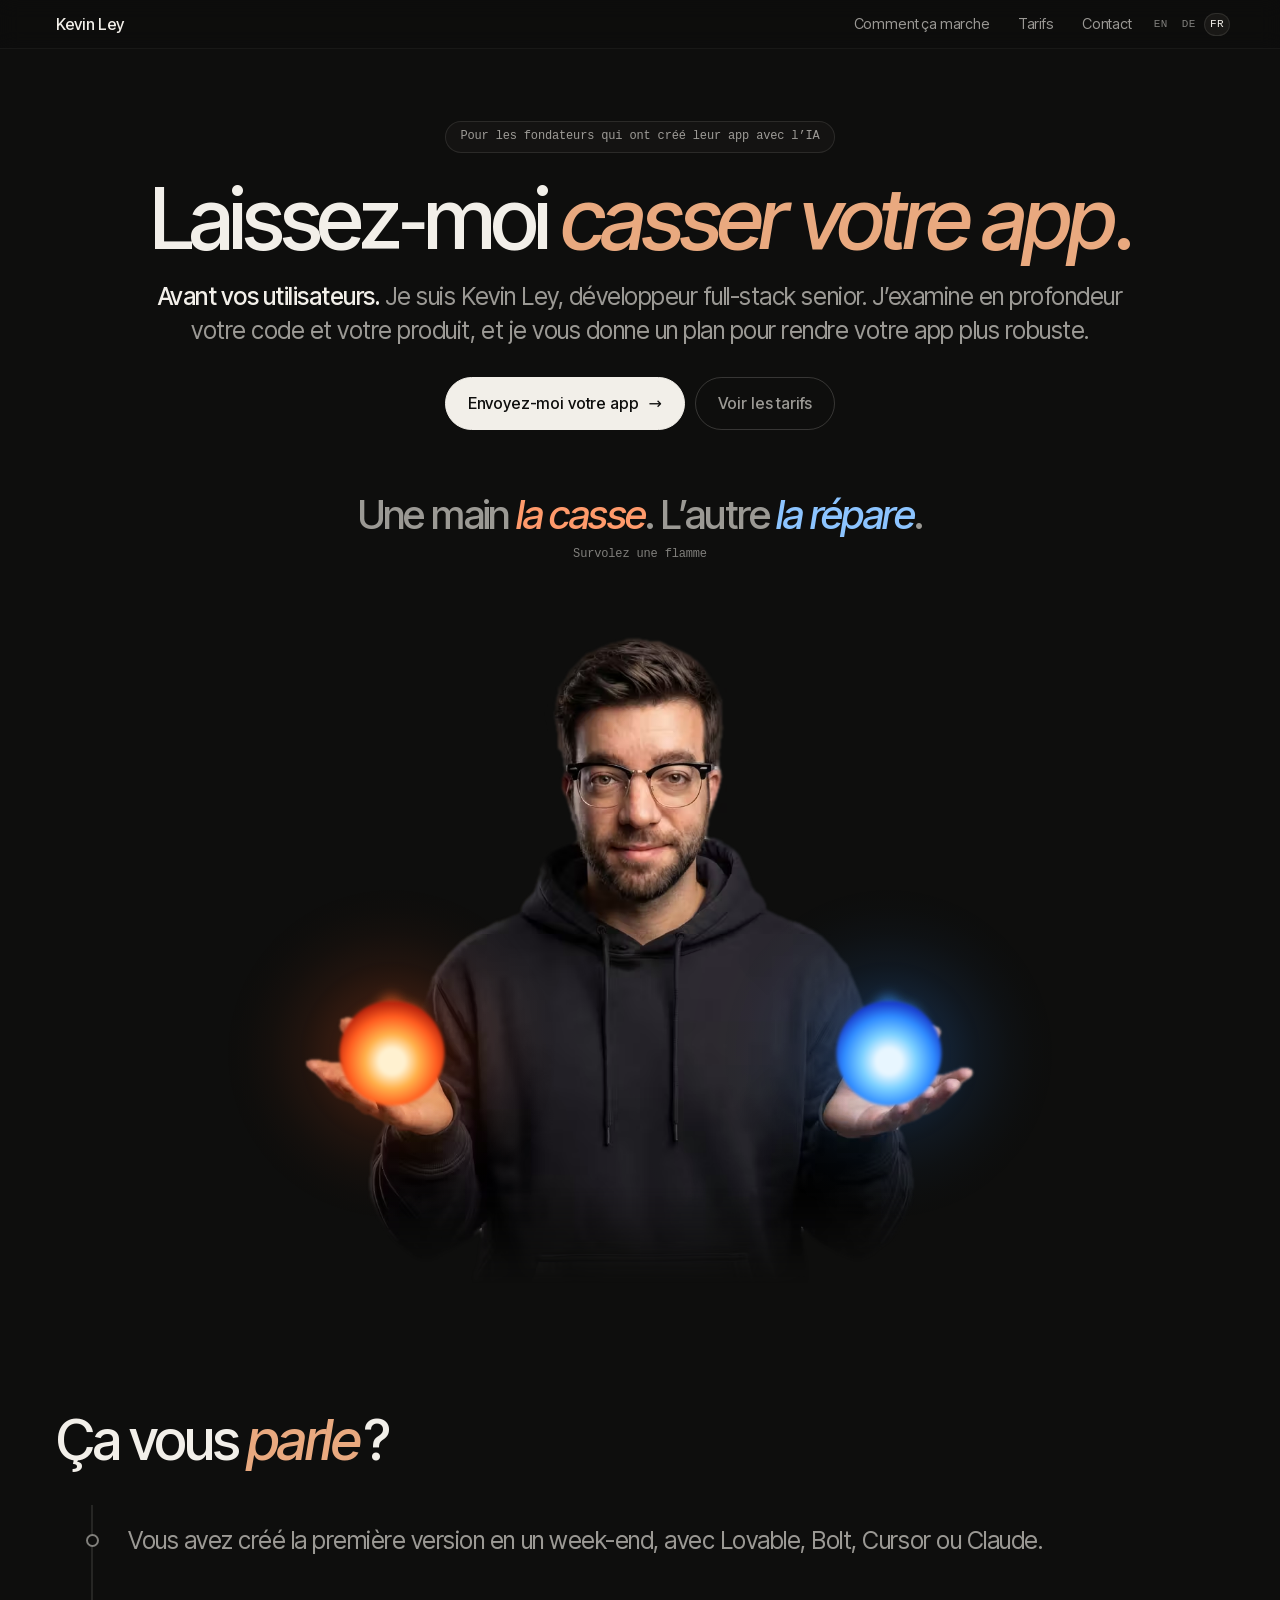
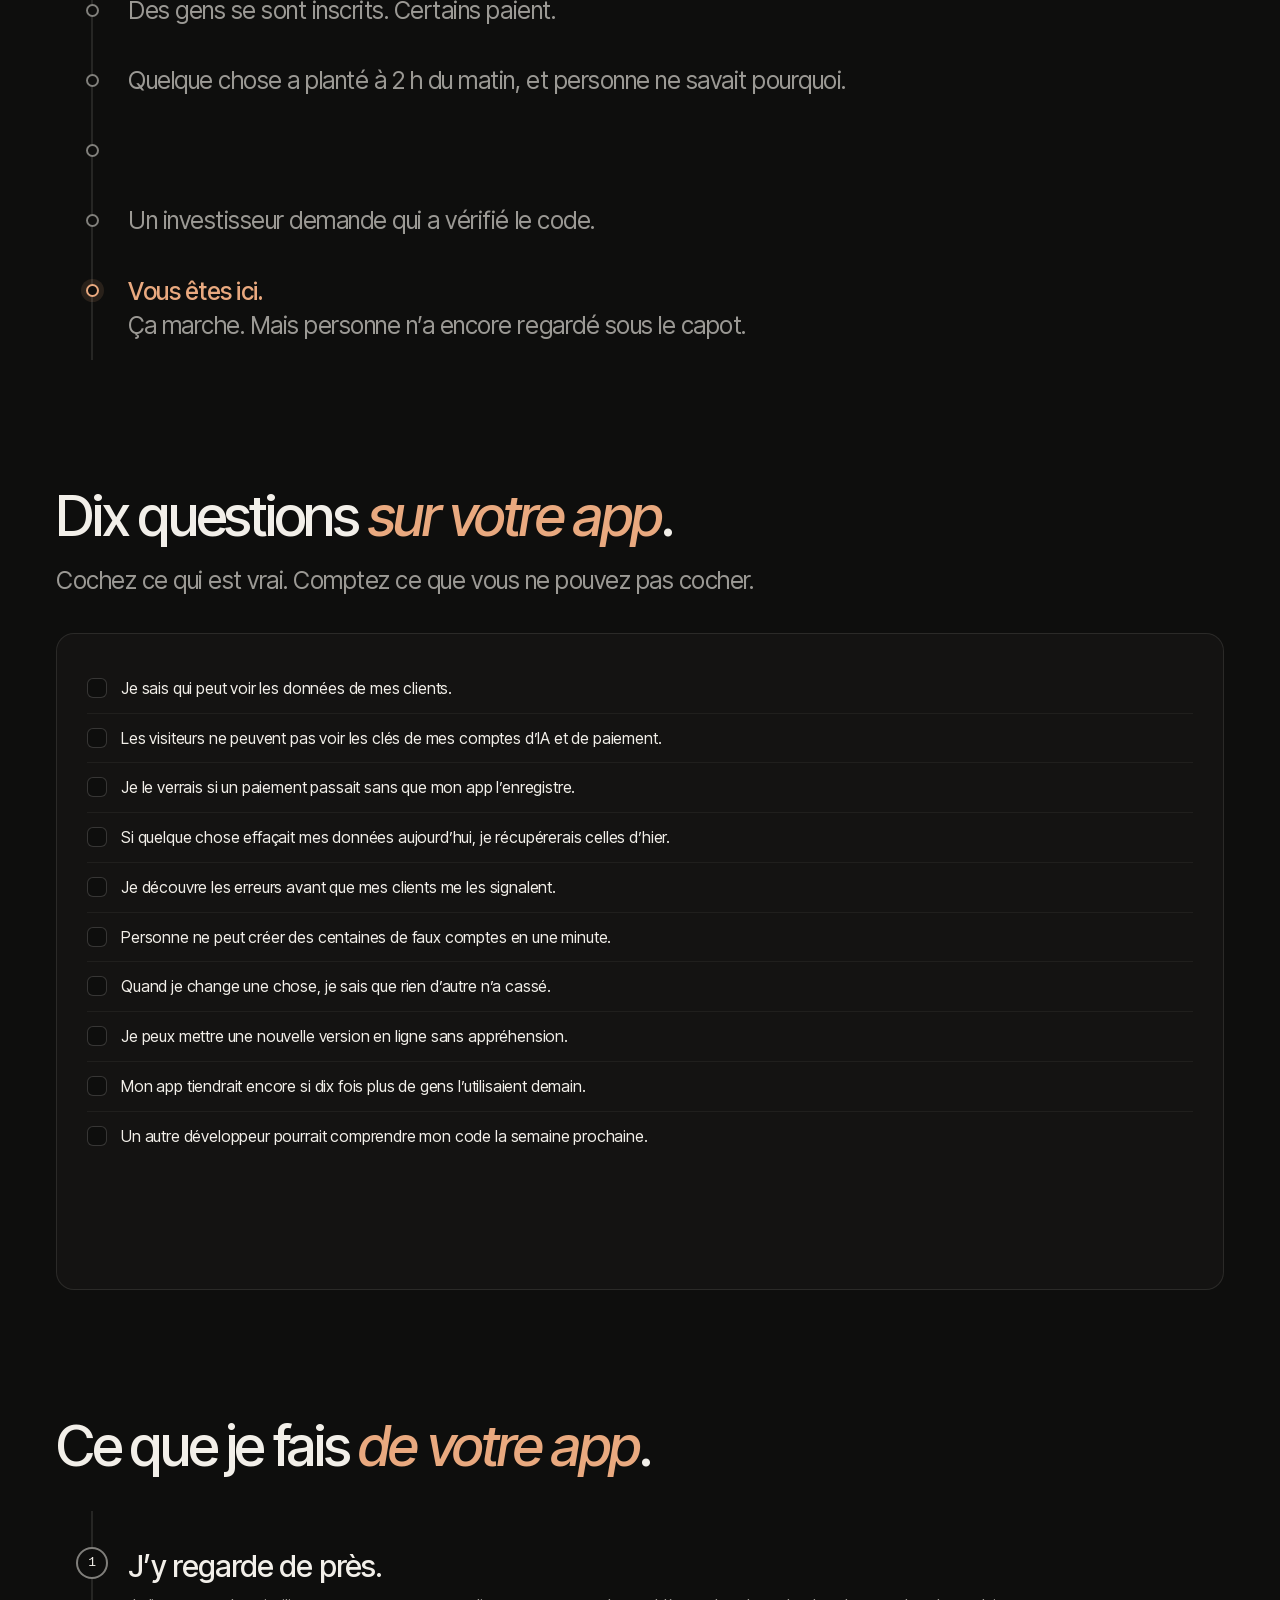
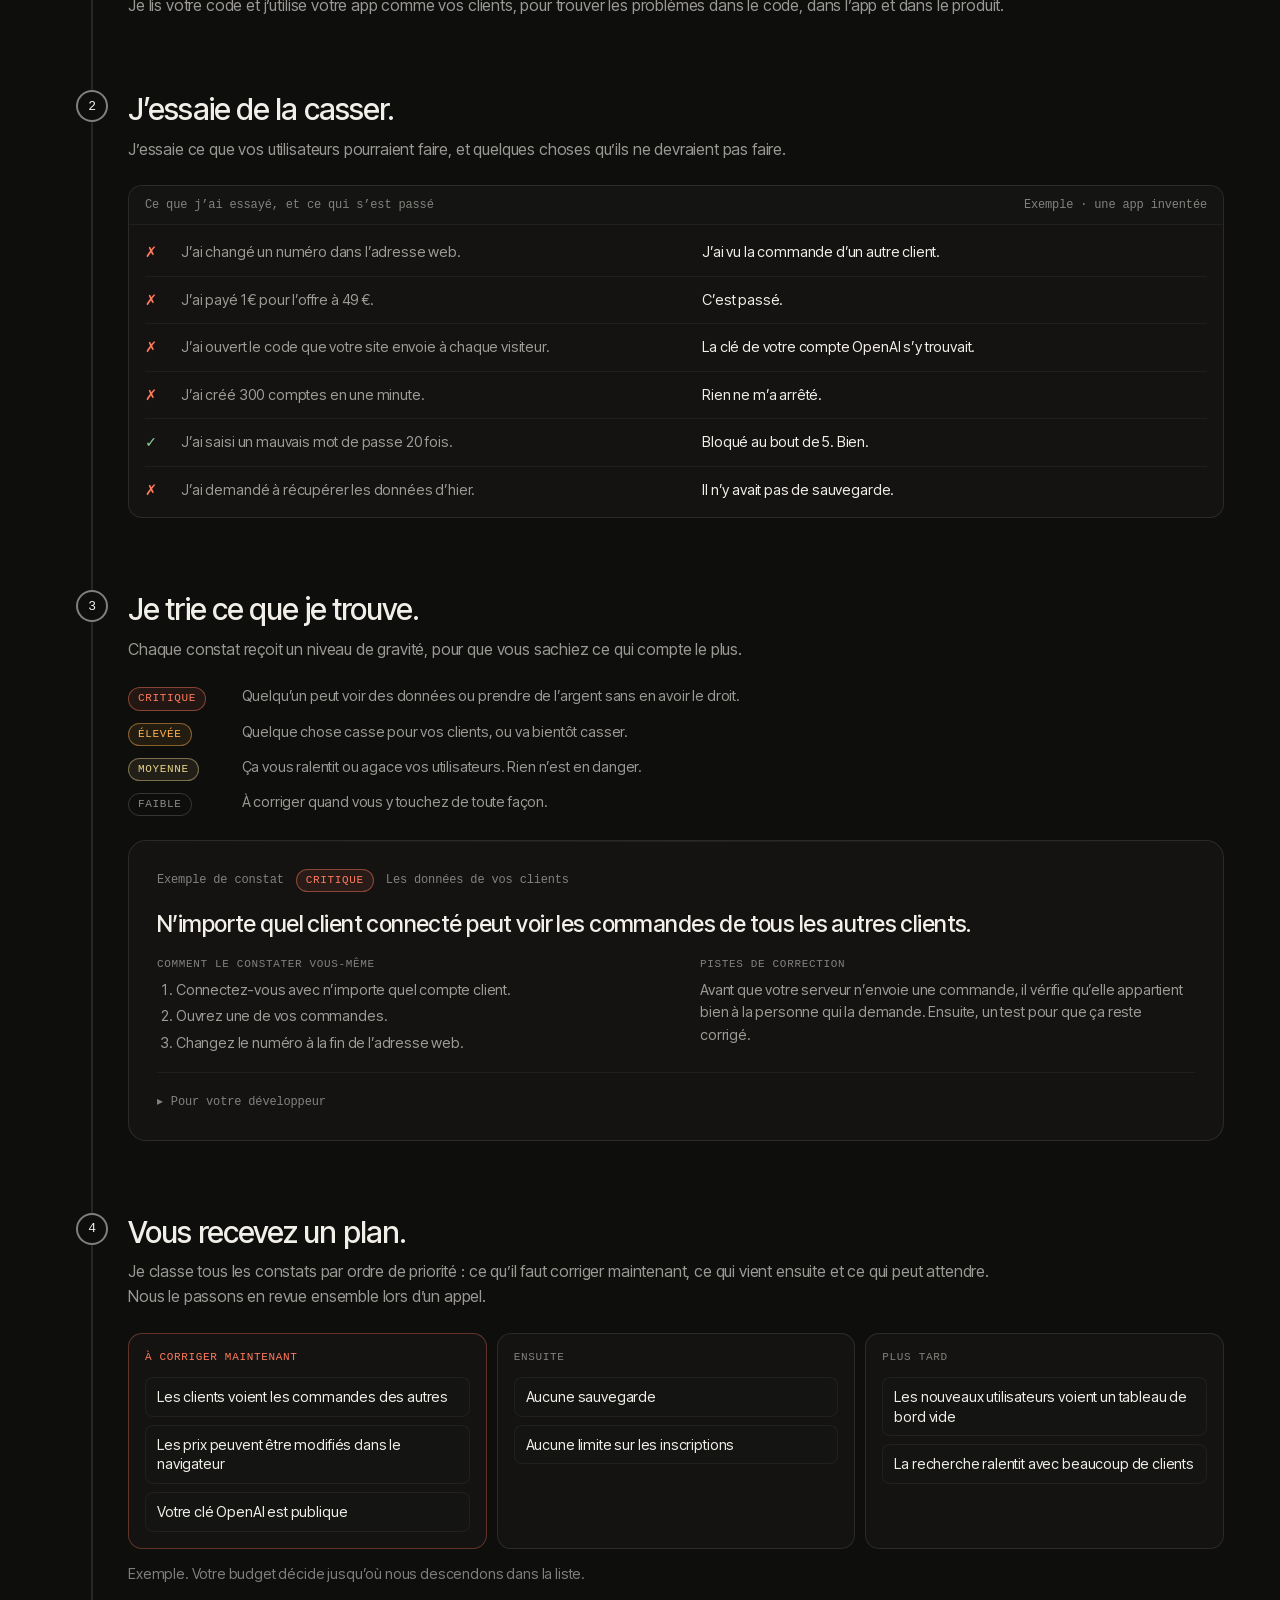
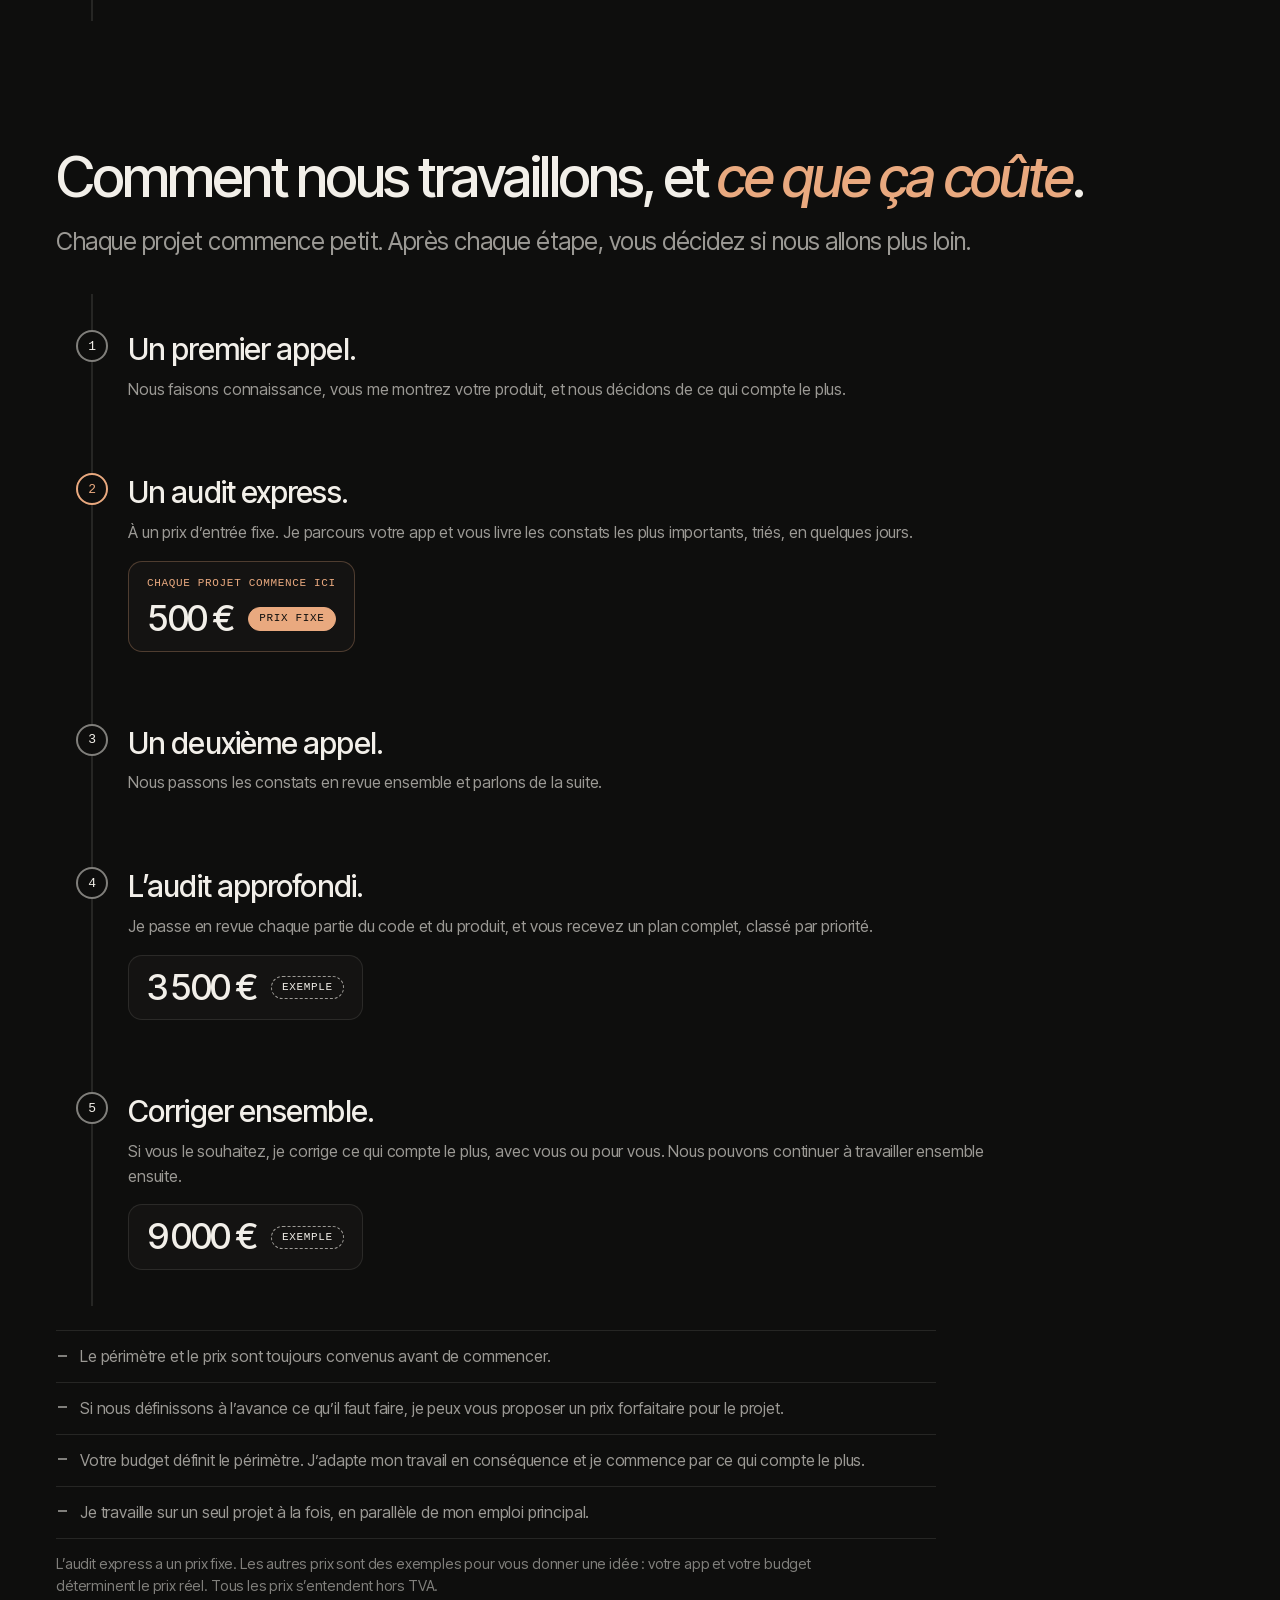
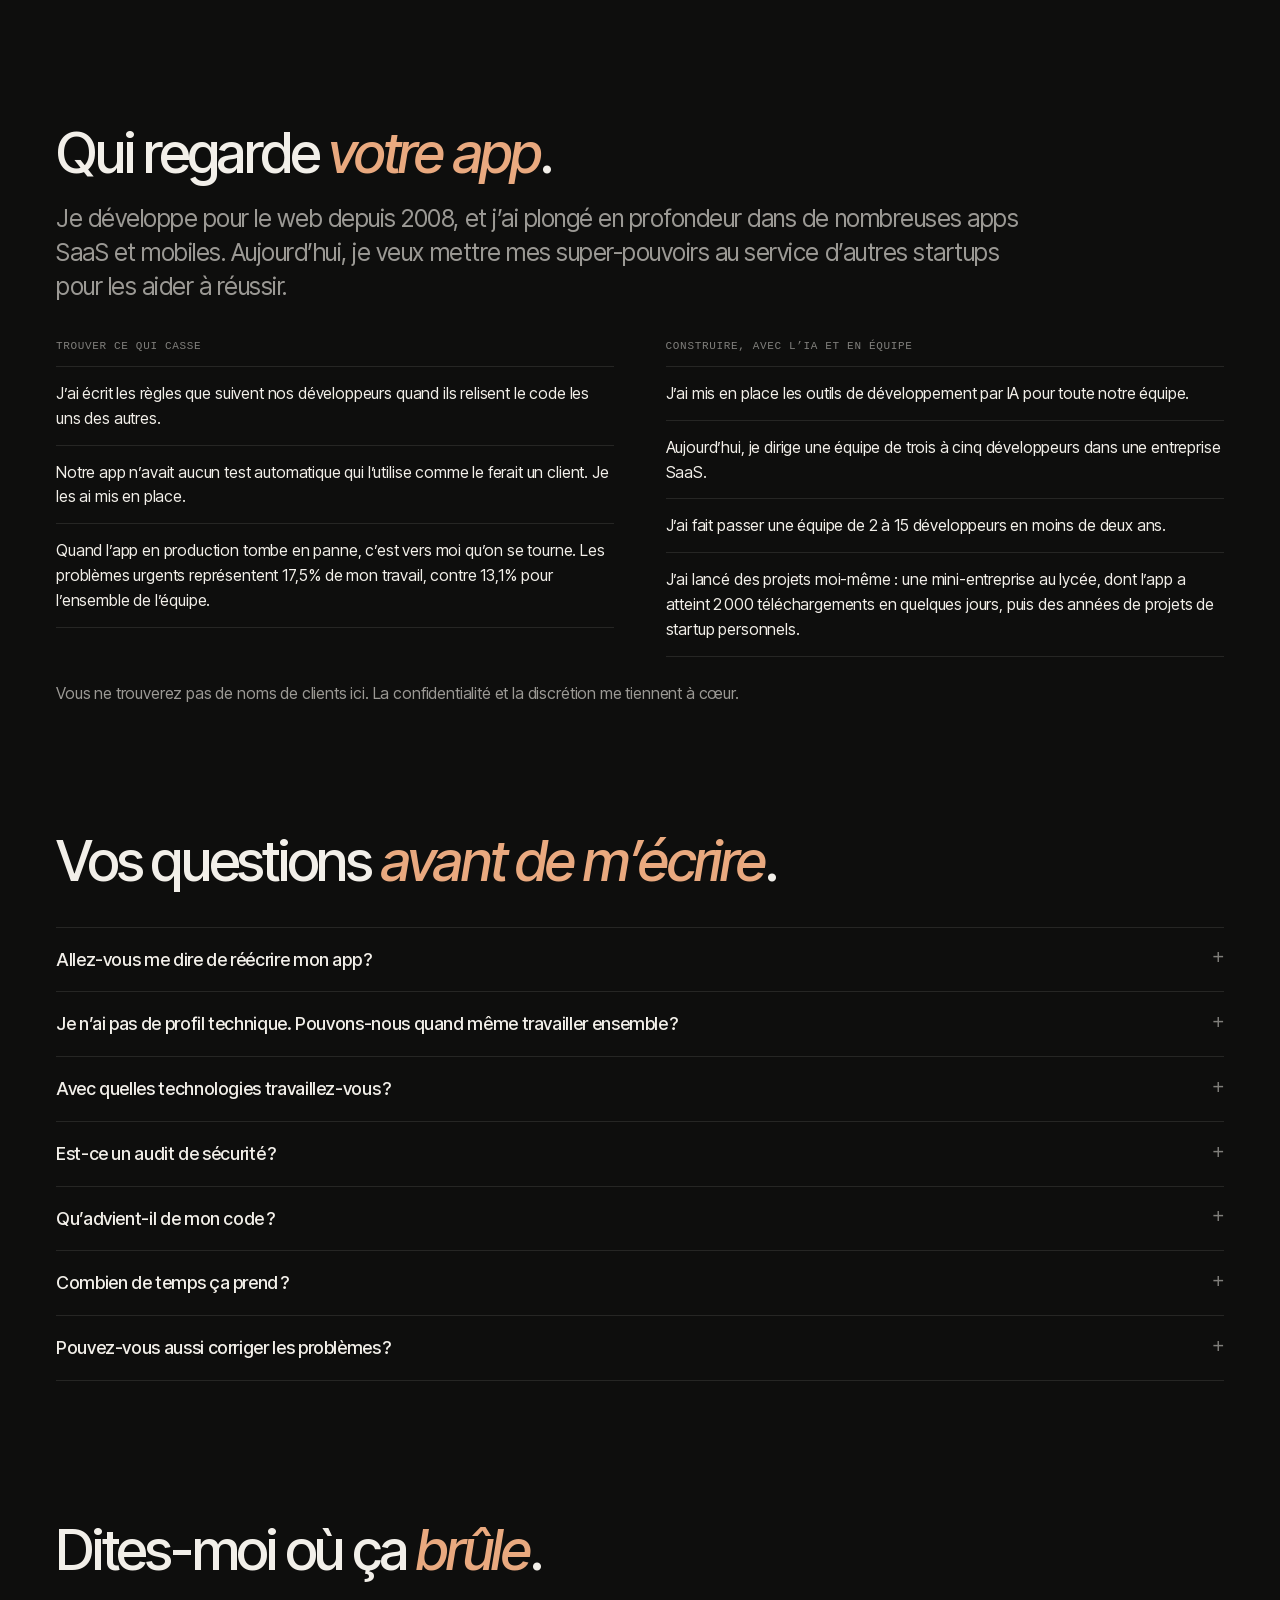
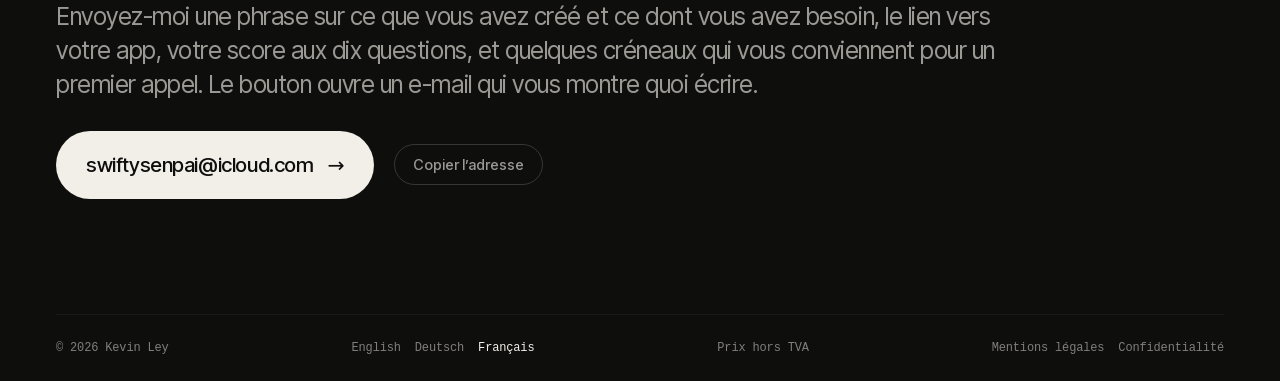
<file: fr/index.html>
<!doctype html>
<html lang="fr">
<head>
<meta charset="utf-8">
<meta name="viewport" content="width=device-width, initial-scale=1, viewport-fit=cover">
<meta http-equiv="Content-Security-Policy" content="default-src 'none'; script-src 'self' 'sha256-qOhFsq0QMV2REqNwk5hGH5bZE9SkX6gt6yeyKdYPv+U='; style-src 'self' 'unsafe-inline'; img-src 'self' data:; font-src 'self'; connect-src 'self'; manifest-src 'self'; base-uri 'none'; form-action 'none'">
<meta name="referrer" content="strict-origin-when-cross-origin">
<title>Audit de code pour les apps créées avec l’IA | Kevin Ley</title>
<meta name="description" content="Votre app créée avec l’IA&#8239;? Kevin Ley, développeur full-stack senior, examine votre code, essaie de la casser et planifie les corrections. Audit dès 500&nbsp;€ hors TVA.">
<link rel="canonical" href="https://kevinley.github.io/fr/">
<link rel="alternate" hreflang="en" href="https://kevinley.github.io/">
<link rel="alternate" hreflang="de" href="https://kevinley.github.io/de/">
<link rel="alternate" hreflang="fr" href="https://kevinley.github.io/fr/">
<link rel="alternate" hreflang="x-default" href="https://kevinley.github.io/">
<meta name="robots" content="index, follow, max-image-preview:large">
<meta name="theme-color" content="#0e0e0d">
<meta name="color-scheme" content="dark">
<link rel="icon" href="../favicon.ico" sizes="48x48">
<link rel="icon" href="../favicon.svg" type="image/svg+xml">
<link rel="apple-touch-icon" href="../apple-touch-icon.png">
<link rel="manifest" href="../site.webmanifest">

<meta property="og:type" content="website">
<meta property="og:url" content="https://kevinley.github.io/fr/">
<meta property="og:site_name" content="Kevin Ley">
<meta property="og:locale" content="fr_FR">
<meta property="og:locale:alternate" content="en_US">
<meta property="og:locale:alternate" content="de_DE">
<meta property="og:title" content="Laissez-moi casser votre app. Audit pour les apps créées avec l’IA">
<meta property="og:description" content="Un examen approfondi de votre code et de votre produit, chaque problème classé par gravité, et un plan pour rendre votre app plus robuste.">
<meta property="og:image" content="https://kevinley.github.io/fr/og.jpg">
<meta property="og:image:type" content="image/jpeg">
<meta property="og:image:width" content="1200">
<meta property="og:image:height" content="630">
<meta property="og:image:alt" content="Kevin Ley tenant deux flammes&nbsp;: l’une pour casser votre app, l’autre pour la réparer">
<meta name="twitter:card" content="summary_large_image">
<meta name="twitter:title" content="Laissez-moi casser votre app. Audit pour les apps créées avec l’IA">
<meta name="twitter:description" content="Un examen approfondi de votre code et de votre produit, chaque problème classé par gravité, et un plan pour rendre votre app plus robuste.">
<meta name="twitter:image" content="https://kevinley.github.io/fr/og.jpg">
<meta name="twitter:image:alt" content="Kevin Ley tenant deux flammes&nbsp;: l’une pour casser votre app, l’autre pour la réparer">

<link rel="preload" href="../fonts/inter-tight.woff2" as="font" type="font/woff2" crossorigin>
<link rel="preload" href="../fonts/inter-tight-italic.woff2" as="font" type="font/woff2" crossorigin>
<link rel="stylesheet" href="../styles.css?v=13">

<script type="application/ld+json">
{
  "@context": "https://schema.org",
  "@graph": [
    {
      "@type": "WebSite",
      "@id": "https://kevinley.github.io/#website",
      "name": "Kevin Ley",
      "url": "https://kevinley.github.io/",
      "inLanguage": ["en", "de", "fr"],
      "publisher": { "@id": "https://kevinley.github.io/#person" }
    },
    {
      "@type": "Person",
      "@id": "https://kevinley.github.io/#person",
      "name": "Kevin Ley",
      "url": "https://kevinley.github.io/fr/",
      "jobTitle": "Développeur full-stack senior",
      "image": "https://kevinley.github.io/assets/kevin-1024.jpg",
      "address": { "@type": "PostalAddress", "addressCountry": "LU" },
      "vatID": "LU34713030",
      "knowsAbout": ["Revue de code", "Tests automatisés", "Tests de bout en bout", "JavaScript", "TypeScript", "Applications SaaS", "Applications mobiles", "Outils de développement IA", "Direction d’équipes de développement"],
      "email": "mailto:swiftysenpai@icloud.com",
      "sameAs": ["https://www.linkedin.com/in/kevinley/", "https://github.com/kevinley"]
    },
    {
      "@type": "Service",
      "@id": "https://kevinley.github.io/fr/#service",
      "name": "Audit de code pour les apps créées avec l’IA",
      "serviceType": "Audit de code et de produit",
      "url": "https://kevinley.github.io/fr/",
      "inLanguage": "fr",
      "provider": { "@id": "https://kevinley.github.io/#person" },
      "description": "Kevin Ley audite les apps que des fondateurs ont créées avec des outils d’IA comme Lovable, Bolt, Cursor ou Claude. Il examine en profondeur le code et le produit, essaie de casser l’app, classe chaque constat par gravité et livre un plan par ordre de priorité. Chaque constat décrit le problème, les étapes pour le reproduire et des pistes pour le corriger. Il peut aussi corriger les problèmes avec le fondateur ou pour lui. Ce n’est pas un test de sécurité certifié, mais les constats de sécurité sont inclus.",
      "hasOfferCatalog": {
        "@type": "OfferCatalog",
        "name": "Audits d’app",
        "itemListElement": [
          {
            "@type": "Offer",
            "itemOffered": {
              "@type": "Service",
              "name": "Audit express",
              "description": "Un audit à prix fixe : les constats les plus importants, classés par gravité, en quelques jours."
            },
            "priceSpecification": { "@type": "PriceSpecification", "price": 500, "priceCurrency": "EUR", "valueAddedTaxIncluded": false }
          },
          {
            "@type": "Offer",
            "itemOffered": {
              "@type": "Service",
              "name": "Audit approfondi",
              "description": "Un examen de chaque partie du code et du produit, avec un plan complet par ordre de priorité."
            },
            "priceSpecification": { "@type": "PriceSpecification", "price": 3500, "priceCurrency": "EUR", "valueAddedTaxIncluded": false }
          },
          {
            "@type": "Offer",
            "itemOffered": {
              "@type": "Service",
              "name": "Audit approfondi et corrections",
              "description": "L’audit approfondi, puis la correction de ce qui compte le plus, avec le fondateur ou pour lui."
            },
            "priceSpecification": { "@type": "PriceSpecification", "price": 9000, "priceCurrency": "EUR", "valueAddedTaxIncluded": false }
          }
        ]
      }
    },
    {
      "@type": "FAQPage",
      "@id": "https://kevinley.github.io/fr/#faq",
      "inLanguage": "fr",
      "mainEntity": [
        { "@type": "Question", "name": "Allez-vous me dire de réécrire mon app ?", "acceptedAnswer": { "@type": "Answer", "text": "Ça dépend. Si les constats sont vraiment graves, quasi impossibles à démêler et trop risqués pour la production, alors oui. Dans ce cas, Kevin Ley planifie la reconstruction avec vous : comment configurer vos outils d’IA et votre façon de travailler avec eux, pour que la nouvelle version soit robuste dès le départ." } },
        { "@type": "Question", "name": "Je n’ai pas de profil technique. Pouvons-nous quand même travailler ensemble ?", "acceptedAnswer": { "@type": "Answer", "text": "Oui. Chaque constat explique avec des mots simples ce qui ne va pas et pourquoi c’est important, avec des étapes à suivre pour le constater vous-même. Les détails techniques sont là pour la personne qui fera la correction." } },
        { "@type": "Question", "name": "Avec quelles technologies travaillez-vous ?", "acceptedAnswer": { "@type": "Answer", "text": "N’importe quelle stack, tant qu’elle repose sur JavaScript ou TypeScript." } },
        { "@type": "Question", "name": "Est-ce un audit de sécurité ?", "acceptedAnswer": { "@type": "Answer", "text": "Non, ce n’est pas un test de sécurité certifié. Mais les problèmes de sécurité repérés pendant l’audit figurent dans le rapport." } },
        { "@type": "Question", "name": "Qu’advient-il de mon code ?", "acceptedAnswer": { "@type": "Answer", "text": "Kevin Ley signe un accord de confidentialité (NDA) si vous le souhaitez. Une fois le travail terminé, tout ce qui vous appartient vous est remis." } },
        { "@type": "Question", "name": "Combien de temps ça prend ?", "acceptedAnswer": { "@type": "Answer", "text": "Un audit express prend quelques jours. Un audit approfondi, de quelques jours à quelques semaines. Les corrections et la collaboration peuvent durer des semaines, voire des mois." } },
        { "@type": "Question", "name": "Pouvez-vous aussi corriger les problèmes ?", "acceptedAnswer": { "@type": "Answer", "text": "Oui, avec vous ou pour vous, et vous recevez un prix pour les corrections avant que je commence." } }
      ]
    }
  ]
}
</script>
<script>document.documentElement.classList.add("js")</script>
<script src="../script.js?v=2" defer></script>
<script src="../fire.js?v=8" defer></script>
</head>
<body>
<a class="skip" href="#familiar">Aller au contenu</a>

<!-- ======================= Bar ======================= -->
<header class="bar">
  <div class="wrap bar__inner">
    <a class="bar__brand" href="#top">Kevin Ley</a>
    <nav class="bar__nav" aria-label="Sections">
      <a class="bar__link bar__link--wide" href="#how">Comment ça marche</a>
      <a class="bar__link" href="#prices">Tarifs</a>
      <a class="bar__link" href="#contact">Contact</a>
    </nav>
    <nav class="bar__lang" aria-label="Langue">
      <a href="../" hreflang="en" lang="en" title="English">EN</a>
      <a href="../de/" hreflang="de" lang="de" title="Deutsch">DE</a>
      <a href="./" hreflang="fr" lang="fr" aria-current="page" title="Français">FR</a>
    </nav>
  </div>
</header>

<main>
<!-- ======================= Hero ======================= -->
<section class="hero" id="top" aria-labelledby="hero-title">
  <div class="wrap hero__grid">
    <div class="hero__copy">
      <p class="hero__eyebrow">Pour les fondateurs qui ont créé leur app avec l’IA</p>
      <h1 class="hero__title" id="hero-title">Laissez&#8209;moi <em>casser votre app</em><span class="hero__period">.</span></h1>
      <p class="hero__lede"><strong>Avant vos utilisateurs.</strong> Je suis Kevin Ley, développeur full-stack senior. J’examine en profondeur votre code et votre produit, et je vous donne un plan pour rendre votre app plus robuste.</p>
      <p class="hero__cta">
        <a class="btn" href="mailto:swiftysenpai@icloud.com?subject=Audit%20de%20mon%20app" data-mail>Envoyez-moi votre app<span class="btn__arrow" aria-hidden="true">→</span></a>
        <a class="btn btn--ghost" href="#prices">Voir les tarifs</a>
      </p>
    </div>

    <div class="hero__caption">
      <p class="hero__tagline">Une main <em class="hero__break">la casse</em>. L’autre <em class="hero__fix">la répare</em>.</p>
      <p class="hero__hint" aria-hidden="true" data-touch="Touchez une flamme">Survolez une flamme</p>
    </div>

    <div class="stage" data-stage>
      <picture class="portrait">
        <source type="image/avif" srcset="../assets/kevin-640.avif 640w, ../assets/kevin-1024.avif 1024w" sizes="(min-width: 1207px) 700px, (min-width: 552px) 58vw, 320px">
        <img class="portrait__img" src="../assets/kevin-1024.jpg" srcset="../assets/kevin-640.jpg 640w, ../assets/kevin-1024.jpg 1024w" sizes="(min-width: 1207px) 700px, (min-width: 552px) 58vw, 320px" width="1024" height="1024" alt="Kevin Ley en sweat à capuche noir, les deux paumes levées" fetchpriority="high">
      </picture>

      <div class="flame flame--fire">
        <button class="orb" type="button" aria-controls="skills-break">
          <span class="orb__fire" aria-hidden="true"><i></i><i></i><i></i><b></b></span>
          <span class="sr">Casser</span>
        </button>
        <ul class="skills" id="skills-break" aria-label="Ce que Kevin Ley essaie de casser">
          <li class="skill" style="--i:0;--dx:-.2;--dy:-.95;--r:-4deg">Connexions et comptes</li>
          <li class="skill" style="--i:1;--dx:-.75;--dy:-1.5;--r:3deg">Qui voit quoi</li>
          <li class="skill" style="--i:2;--dx:.1;--dy:-2.05;--r:-2deg">Paiements</li>
          <li class="skill" style="--i:3;--dx:-.5;--dy:-2.6;--r:4deg">Les données de vos clients</li>
          <li class="skill" style="--i:4;--dx:-.15;--dy:-3.15;--r:-3deg">Saisies inattendues</li>
          <li class="skill" style="--i:5;--dx:-.6;--dy:-3.7;--r:2deg">Une foule d’utilisateurs</li>
        </ul>
      </div>

      <div class="flame flame--ice">
        <button class="orb" type="button" aria-controls="skills-fix">
          <span class="orb__fire" aria-hidden="true"><i></i><i></i><i></i><b></b></span>
          <span class="sr">Réparer</span>
        </button>
        <ul class="skills" id="skills-fix" aria-label="Ce que Kevin Ley vous donne pour réparer">
          <li class="skill" style="--i:0;--dx:.15;--dy:-.95;--r:4deg">Quoi corriger d’abord</li>
          <li class="skill" style="--i:1;--dx:.37;--dy:-1.5;--r:-3deg">Comment le constater</li>
          <li class="skill" style="--i:2;--dx:.8;--dy:-2.05;--r:-2deg">Des pistes de correction</li>
          <li class="skill" style="--i:3;--dx:.25;--dy:-2.6;--r:4deg">Corriger avec vous</li>
          <li class="skill" style="--i:4;--dx:.42;--dy:-3.15;--r:-4deg">Des tests pour que ça tienne</li>
          <li class="skill" style="--i:5;--dx:.75;--dy:-3.7;--r:2deg">Des mises à jour plus sûres</li>
        </ul>
      </div>
    </div>
  </div>
</section>

<!-- ======================= Sound familiar ======================= -->
<section class="section" id="familiar" aria-labelledby="familiar-title">
  <div class="wrap">
    <h2 class="section__title" id="familiar-title" data-reveal>Ça vous <em>parle</em>&#8239;?</h2>
    <ol class="steps steps--moments" data-rail>
      <li class="step"><span class="step__dot" aria-hidden="true"></span><p class="step__text" data-reveal>Vous avez créé la première version en un week-end, avec Lovable, Bolt, Cursor ou Claude.</p></li>
      <li class="step"><span class="step__dot" aria-hidden="true"></span><p class="step__text" data-reveal>Des gens se sont inscrits. Certains paient.</p></li>
      <li class="step"><span class="step__dot" aria-hidden="true"></span><p class="step__text" data-reveal>Quelque chose a planté à 2&nbsp;h du matin, et personne ne savait pourquoi.</p></li>
      <li class="step"><span class="step__dot" aria-hidden="true"></span><p class="step__text" data-reveal>Chaque changement que vous demandez à l’IA casse autre chose.</p></li>
      <li class="step"><span class="step__dot" aria-hidden="true"></span><p class="step__text" data-reveal>Un investisseur demande qui a vérifié le code.</p></li>
      <li class="step step--here"><span class="step__dot" aria-hidden="true"></span><p class="step__text" data-reveal><strong>Vous êtes ici.</strong> Ça marche. Mais personne n’a encore regardé sous le capot.</p></li>
    </ol>
  </div>
</section>

<!-- ======================= Self-check: the count is pure CSS, the script adds the rest ======================= -->
<section class="section" id="check" aria-labelledby="check-title">
  <div class="wrap">
    <h2 class="section__title" id="check-title" data-reveal>Dix questions <em>sur votre app</em>.</h2>
    <p class="section__lede" data-reveal>Cochez ce qui est vrai. Comptez ce que vous ne pouvez pas cocher.</p>
    <div class="check" data-check data-reveal>
      <ul class="check__list">
        <li><input type="checkbox" id="q1"><label for="q1">Je sais qui peut voir les données de mes clients.</label></li>
        <li><input type="checkbox" id="q2"><label for="q2">Les visiteurs ne peuvent pas voir les clés de mes comptes d’IA et de paiement.</label></li>
        <li><input type="checkbox" id="q3"><label for="q3">Je le verrais si un paiement passait sans que mon app l’enregistre.</label></li>
        <li><input type="checkbox" id="q4"><label for="q4">Si quelque chose effaçait mes données aujourd’hui, je récupérerais celles d’hier.</label></li>
        <li><input type="checkbox" id="q5"><label for="q5">Je découvre les erreurs avant que mes clients me les signalent.</label></li>
        <li><input type="checkbox" id="q6"><label for="q6">Personne ne peut créer des centaines de faux comptes en une minute.</label></li>
        <li><input type="checkbox" id="q7"><label for="q7">Quand je change une chose, je sais que rien d’autre n’a cassé.</label></li>
        <li><input type="checkbox" id="q8"><label for="q8">Je peux mettre une nouvelle version en ligne sans appréhension.</label></li>
        <li><input type="checkbox" id="q9"><label for="q9">Mon app tiendrait encore si dix fois plus de gens l’utilisaient demain.</label></li>
        <li><input type="checkbox" id="q10"><label for="q10">Un autre développeur pourrait comprendre mon code la semaine prochaine.</label></li>
      </ul>
      <div class="check__out">
        <div class="check__bar">
          <p class="check__count" role="status"><span class="check__n"></span> <span class="check__label" data-one="point à améliorer" data-many="points à améliorer">points à améliorer</span></p>
          <a class="btn btn--small" href="mailto:swiftysenpai@icloud.com?subject=Audit%20de%20mon%20app" data-mail>Parlons-en<span class="btn__arrow" aria-hidden="true">→</span></a>
        </div>
        <ul class="check__key" aria-live="polite">
          <li data-band="none">Cochez ce qui est vrai.</li>
          <li data-band="0"><b>0 – 2</b>Vous êtes en bonne forme. Un audit express peut le confirmer.</li>
          <li data-band="1"><b>3 – 5</b>Un audit express vaut le coup avant votre prochain lancement.</li>
          <li data-band="2"><b>6 – 10</b>Parlons-en bientôt.</li>
        </ul>
      </div>
    </div>
  </div>
</section>

<!-- ======================= What I do ======================= -->
<section class="section" id="how" aria-labelledby="how-title">
  <div class="wrap">
    <h2 class="section__title" id="how-title" data-reveal>Ce que je fais <em>de votre app</em>.</h2>
    <ol class="steps" data-rail>

      <li class="step">
        <span class="step__node" aria-hidden="true">1</span>
        <div class="step__main" data-reveal>
          <h3 class="step__title">J’y regarde de près.</h3>
          <p class="step__body">Je lis votre code et j’utilise votre app comme vos clients, pour trouver les problèmes dans le code, dans l’app et dans le produit.</p>
        </div>
      </li>

      <li class="step">
        <span class="step__node" aria-hidden="true">2</span>
        <div class="step__main" data-reveal>
          <h3 class="step__title">J’essaie de la casser.</h3>
          <p class="step__body">J’essaie ce que vos utilisateurs pourraient faire, et quelques choses qu’ils ne devraient pas faire.</p>
          <figure class="panel">
            <figcaption class="panel__bar"><span>Ce que j’ai essayé, et ce qui s’est passé</span><span>Exemple · une app inventée</span></figcaption>
            <ul class="tried">
              <li><span class="tried__mark" aria-hidden="true">✗</span><span class="tried__try">J’ai changé un numéro dans l’adresse web.</span><span class="tried__got">J’ai vu la commande d’un autre client.</span></li>
              <li><span class="tried__mark" aria-hidden="true">✗</span><span class="tried__try">J’ai payé 1&nbsp;€ pour l’offre à 49&nbsp;€.</span><span class="tried__got">C’est passé.</span></li>
              <li><span class="tried__mark" aria-hidden="true">✗</span><span class="tried__try">J’ai ouvert le code que votre site envoie à chaque visiteur.</span><span class="tried__got">La clé de votre compte OpenAI s’y trouvait.</span></li>
              <li><span class="tried__mark" aria-hidden="true">✗</span><span class="tried__try">J’ai créé 300 comptes en une minute.</span><span class="tried__got">Rien ne m’a arrêté.</span></li>
              <li class="is-ok"><span class="tried__mark" aria-hidden="true">✓</span><span class="tried__try">J’ai saisi un mauvais mot de passe 20 fois.</span><span class="tried__got">Bloqué au bout de 5. Bien.</span></li>
              <li><span class="tried__mark" aria-hidden="true">✗</span><span class="tried__try">J’ai demandé à récupérer les données d’hier.</span><span class="tried__got">Il n’y avait pas de sauvegarde.</span></li>
            </ul>
          </figure>
        </div>
      </li>

      <li class="step">
        <span class="step__node" aria-hidden="true">3</span>
        <div class="step__main" data-reveal>
          <h3 class="step__title">Je trie ce que je trouve.</h3>
          <p class="step__body">Chaque constat reçoit un niveau de gravité, pour que vous sachiez ce qui compte le plus.</p>
          <ul class="sevs" aria-label="Niveaux de gravité">
            <li><span class="sev sev--crit">Critique</span>Quelqu’un peut voir des données ou prendre de l’argent sans en avoir le droit.</li>
            <li><span class="sev sev--high">Élevée</span>Quelque chose casse pour vos clients, ou va bientôt casser.</li>
            <li><span class="sev sev--med">Moyenne</span>Ça vous ralentit ou agace vos utilisateurs. Rien n’est en danger.</li>
            <li><span class="sev sev--low">Faible</span>À corriger quand vous y touchez de toute façon.</li>
          </ul>
          <article class="finding" aria-label="Exemple de constat">
            <p class="finding__meta"><span>Exemple de constat</span><span class="sev sev--crit">Critique</span><span>Les données de vos clients</span></p>
            <h4 class="finding__title">N’importe quel client connecté peut voir les commandes de tous les autres clients.</h4>
            <div class="finding__parts">
              <div>
                <p class="finding__label">Comment le constater vous-même</p>
                <ol class="finding__steps">
                  <li>Connectez-vous avec n’importe quel compte client.</li>
                  <li>Ouvrez une de vos commandes.</li>
                  <li>Changez le numéro à la fin de l’adresse web.</li>
                </ol>
              </div>
              <div>
                <p class="finding__label">Pistes de correction</p>
                <p class="finding__text">Avant que votre serveur n’envoie une commande, il vérifie qu’elle appartient bien à la personne qui la demande. Ensuite, un test pour que ça reste corrigé.</p>
              </div>
            </div>
            <details class="finding__dev">
              <summary>Pour votre développeur</summary>
              <p>L’endpoint des commandes renvoie n’importe quelle commande à partir de son ID, sans vérifier à qui elle appartient. Ajoutez le contrôle de propriété dans le handler, ou une politique de row-level security si vous utilisez Supabase, et couvrez-le par un test de bout en bout.</p>
            </details>
          </article>
        </div>
      </li>

      <li class="step">
        <span class="step__node" aria-hidden="true">4</span>
        <div class="step__main" data-reveal>
          <h3 class="step__title">Vous recevez un plan.</h3>
          <p class="step__body">Je classe tous les constats par ordre de priorité&nbsp;: ce qu’il faut corriger maintenant, ce qui vient ensuite et ce qui peut attendre. Nous le passons en revue ensemble lors d’un appel.</p>
          <div class="plan" aria-label="Exemple de plan">
            <div class="plan__col plan__col--now">
              <h4 class="plan__head">À corriger maintenant</h4>
              <ul><li>Les clients voient les commandes des autres</li><li>Les prix peuvent être modifiés dans le navigateur</li><li>Votre clé OpenAI est publique</li></ul>
            </div>
            <div class="plan__col">
              <h4 class="plan__head">Ensuite</h4>
              <ul><li>Aucune sauvegarde</li><li>Aucune limite sur les inscriptions</li></ul>
            </div>
            <div class="plan__col">
              <h4 class="plan__head">Plus tard</h4>
              <ul><li>Les nouveaux utilisateurs voient un tableau de bord vide</li><li>La recherche ralentit avec beaucoup de clients</li></ul>
            </div>
          </div>
          <p class="note">Exemple. Votre budget décide jusqu’où nous descendons dans la liste.</p>
        </div>
      </li>
    </ol>
  </div>
</section>

<!-- ======================= How we work, and what it costs ======================= -->
<section class="section" id="prices" aria-labelledby="prices-title">
  <div class="wrap">
    <h2 class="section__title" id="prices-title" data-reveal>Comment nous travaillons, et <em>ce que ça coûte</em>.</h2>
    <p class="section__lede" data-reveal>Chaque projet commence petit. Après chaque étape, vous décidez si nous allons plus loin.</p>
    <ol class="steps" data-rail>
      <li class="step">
        <span class="step__node" aria-hidden="true">1</span>
        <div class="step__main" data-reveal>
          <h3 class="step__title">Un premier appel.</h3>
          <p class="step__body">Nous faisons connaissance, vous me montrez votre produit, et nous décidons de ce qui compte le plus.</p>
        </div>
      </li>
      <li class="step step--start">
        <span class="step__node" aria-hidden="true">2</span>
        <div class="step__main" data-reveal>
          <h3 class="step__title">Un audit express.</h3>
          <p class="step__body">À un prix d’entrée fixe. Je parcours votre app et vous livre les constats les plus importants, triés, en quelques jours.</p>
          <p class="price"><span class="price__tag">Chaque projet commence ici</span><span class="price__sum">500&nbsp;€</span><span class="price__badge price__badge--fixed">Prix fixe</span></p>
        </div>
      </li>
      <li class="step">
        <span class="step__node" aria-hidden="true">3</span>
        <div class="step__main" data-reveal>
          <h3 class="step__title">Un deuxième appel.</h3>
          <p class="step__body">Nous passons les constats en revue ensemble et parlons de la suite.</p>
        </div>
      </li>
      <li class="step">
        <span class="step__node" aria-hidden="true">4</span>
        <div class="step__main" data-reveal>
          <h3 class="step__title">L’audit approfondi.</h3>
          <p class="step__body">Je passe en revue chaque partie du code et du produit, et vous recevez un plan complet, classé par priorité.</p>
          <p class="price"><span class="price__sum">3&#8239;500&nbsp;€</span><span class="price__badge">Exemple</span></p>
        </div>
      </li>
      <li class="step">
        <span class="step__node" aria-hidden="true">5</span>
        <div class="step__main" data-reveal>
          <h3 class="step__title">Corriger ensemble.</h3>
          <p class="step__body">Si vous le souhaitez, je corrige ce qui compte le plus, avec vous ou pour vous. Nous pouvons continuer à travailler ensemble ensuite.</p>
          <p class="price"><span class="price__sum">9&#8239;000&nbsp;€</span><span class="price__badge">Exemple</span></p>
        </div>
      </li>
    </ol>
    <ul class="facts" data-reveal>
      <li>Le périmètre et le prix sont toujours convenus avant de commencer.</li>
      <li>Si nous définissons à l’avance ce qu’il faut faire, je peux vous proposer un prix forfaitaire pour le projet.</li>
      <li>Votre budget définit le périmètre. J’adapte mon travail en conséquence et je commence par ce qui compte le plus.</li>
      <li>Je travaille sur un seul projet à la fois, en parallèle de mon emploi principal.</li>
    </ul>
    <p class="note" data-reveal>L’audit express a un prix fixe. Les autres prix sont des exemples pour vous donner une idée&nbsp;: votre app et votre budget déterminent le prix réel. Tous les prix s’entendent hors TVA.</p>
  </div>
</section>

<!-- ======================= Who's looking at your app ======================= -->
<section class="section" id="why" aria-labelledby="why-title">
  <div class="wrap">
    <h2 class="section__title" id="why-title" data-reveal>Qui regarde <em>votre app</em>.</h2>
    <p class="section__lede" data-reveal>Je développe pour le web depuis 2008, et j’ai plongé en profondeur dans de nombreuses apps SaaS et mobiles. Aujourd’hui, je veux mettre mes super-pouvoirs au service d’autres startups pour les aider à réussir.</p>
    <div class="proof" data-reveal>
      <div class="proof__group">
        <h3 class="proof__head">Trouver ce qui casse</h3>
        <ul class="proof__list">
          <li>J’ai écrit les règles que suivent nos développeurs quand ils relisent le code les uns des autres.</li>
          <li>Notre app n’avait aucun test automatique qui l’utilise comme le ferait un client. Je les ai mis en place.</li>
          <li>Quand l’app en production tombe en panne, c’est vers moi qu’on se tourne. Les problèmes urgents représentent 17,5&#8239;% de mon travail, contre 13,1&#8239;% pour l’ensemble de l’équipe.</li>
        </ul>
      </div>
      <div class="proof__group">
        <h3 class="proof__head">Construire, avec l’IA et en équipe</h3>
        <ul class="proof__list">
          <li>J’ai mis en place les outils de développement par IA pour toute notre équipe.</li>
          <li>Aujourd’hui, je dirige une équipe de trois à cinq développeurs dans une entreprise SaaS.</li>
          <li>J’ai fait passer une équipe de 2 à 15&nbsp;développeurs en moins de deux ans.</li>
          <li>J’ai lancé des projets moi-même&nbsp;: une mini-entreprise au lycée, dont l’app a atteint 2&#8239;000&nbsp;téléchargements en quelques jours, puis des années de projets de startup personnels.</li>
        </ul>
      </div>
    </div>
    <!-- TODO: add a real quote from someone who has worked with Kevin, then remove this comment:
    <blockquote class="quote" data-reveal>
      <p>Citation.</p>
      <footer>Nom, rôle</footer>
    </blockquote>
    -->
    <p class="why__note" data-reveal>Vous ne trouverez pas de noms de clients ici. La confidentialité et la discrétion me tiennent à cœur.</p>
  </div>
</section>

<!-- ======================= Questions ======================= -->
<section class="section" id="questions" aria-labelledby="questions-title">
  <div class="wrap">
    <h2 class="section__title" id="questions-title" data-reveal>Vos questions <em>avant de m’écrire</em>.</h2>
    <div class="faq" data-reveal>
      <details>
        <summary>Allez-vous me dire de réécrire mon app&#8239;?</summary>
        <p>Ça dépend. Si les constats sont vraiment graves, quasi impossibles à démêler et trop risqués pour la production, alors oui. Dans ce cas, je planifie la reconstruction avec vous&nbsp;: comment configurer vos outils d’IA et votre façon de travailler avec eux, pour que la nouvelle version soit robuste dès le départ.</p>
      </details>
      <details>
        <summary>Je n’ai pas de profil technique. Pouvons-nous quand même travailler ensemble&#8239;?</summary>
        <p>Oui. Chaque constat explique avec des mots simples ce qui ne va pas et pourquoi c’est important, avec des étapes à suivre pour le constater vous-même. Les détails techniques sont là pour la personne qui fera la correction.</p>
      </details>
      <details>
        <summary>Avec quelles technologies travaillez-vous&#8239;?</summary>
        <p>N’importe quelle stack, tant qu’elle repose sur JavaScript ou TypeScript.</p>
      </details>
      <details>
        <summary>Est-ce un audit de sécurité&#8239;?</summary>
        <p>Non, ce n’est pas un test de sécurité certifié. Mais si je trouve des problèmes de sécurité, ils figurent dans le rapport.</p>
      </details>
      <details>
        <summary>Qu’advient-il de mon code&#8239;?</summary>
        <p>Je signe un accord de confidentialité (NDA) si vous le souhaitez. Une fois le travail terminé, tout ce qui vous appartient vous est remis.</p>
      </details>
      <details>
        <summary>Combien de temps ça prend&#8239;?</summary>
        <p>Un audit express prend quelques jours. Un audit approfondi, de quelques jours à quelques semaines. Les corrections et la collaboration peuvent durer des semaines, voire des mois.</p>
      </details>
      <details>
        <summary>Pouvez-vous aussi corriger les problèmes&#8239;?</summary>
        <p>Oui, avec vous ou pour vous, et vous recevez un prix pour les corrections avant que je commence.</p>
      </details>
    </div>
  </div>
</section>

<!-- ======================= Contact ======================= -->
<section class="contact" id="contact" aria-labelledby="contact-title">
  <div class="wrap">
    <h2 class="contact__title" id="contact-title" data-reveal>Dites-moi où ça <em>brûle</em>.</h2>
    <p class="contact__body" data-reveal>Envoyez-moi une phrase sur ce que vous avez créé et ce dont vous avez besoin, le lien vers votre app, votre score aux dix questions, et quelques créneaux qui vous conviennent pour un premier appel. Le bouton ouvre un e-mail qui vous montre quoi écrire.</p>
    <!-- The email draft every mail button opens. See the English page for how it works. -->
    <template id="mail-draft" data-subject="Audit de mon app" data-count="{n} sur 10 non cochées" data-list="Celles que je n’ai pas pu cocher&nbsp;:" data-nocount="[Votre score, si vous avez répondu aux dix questions de la page.]">Bonjour Kevin,

Ce que j’ai créé et ce dont j’ai besoin&nbsp;:
[Une phrase. Par exemple&nbsp;: «&#8239;Un outil de réservation pour studios de yoga. Les clients paient dans l’app, et je veux m’assurer que c’est sécurisé avant le lancement.&#8239;»]

Lien vers mon app&nbsp;: [lien]
Créée avec&nbsp;: [par exemple Lovable, Bolt, Cursor ou Claude]

Mon score aux dix questions&nbsp;:
{count}

Créneaux possibles pour un premier appel&nbsp;:
[Deux ou trois dates et heures, avec votre fuseau horaire. Par exemple&nbsp;: mardi à 18&nbsp;h ou jeudi à 12&nbsp;h&nbsp;30, heure de Paris.]

[Votre nom]</template>
    <p class="contact__actions" data-reveal>
      <a class="mail" href="mailto:swiftysenpai@icloud.com?subject=Audit%20de%20mon%20app" data-mail>swiftysenpai@icloud.com<span class="mail__arrow" aria-hidden="true">→</span></a>
      <button class="contact__copy" type="button" data-copy data-done="Copiée" hidden>Copier l’adresse</button>
      <!-- TODO: add the booking link once it exists:
      <a class="contact__alt" href="https://cal.com/your-name" rel="noopener" target="_blank">Ou réservez directement un premier appel</a>
      -->
    </p>
  </div>
</section>
</main>

<!-- ======================= Footer ======================= -->
<footer class="foot">
  <div class="wrap">
    <div class="foot__inner">
      <span>© 2026 Kevin Ley</span>
      <nav class="foot__lang" aria-label="Langue"><a href="../" hreflang="en" lang="en">English</a> <a href="../de/" hreflang="de" lang="de">Deutsch</a> <a href="./" hreflang="fr" lang="fr" aria-current="page">Français</a></nav>
      <span>Prix hors TVA</span>
      <nav class="foot__nav" aria-label="Informations légales"><a href="/fr/mentions-legales/">Mentions légales</a> <a href="/fr/confidentialite/">Confidentialité</a></nav>
    </div>
  </div>
</footer>
</body>
</html>
</file>
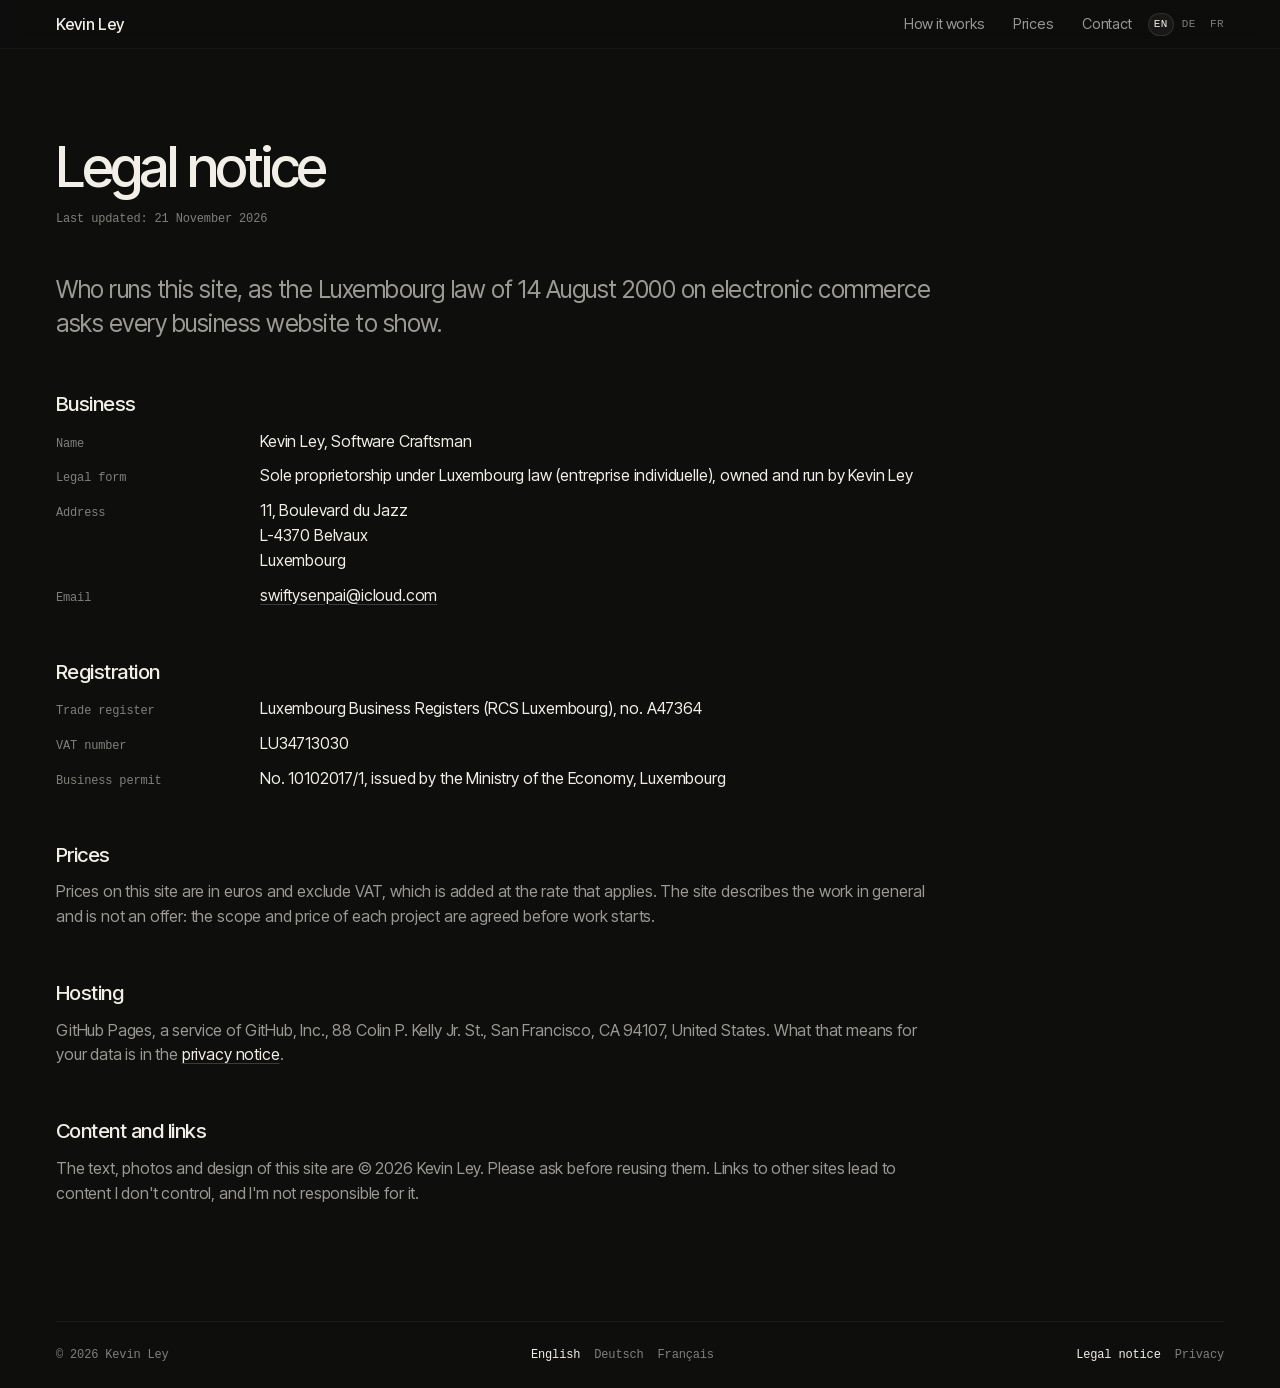
<file: legal/index.html>
<!doctype html>
<html lang="en">
<head>
<meta charset="utf-8">
<meta name="viewport" content="width=device-width, initial-scale=1, viewport-fit=cover">
<meta http-equiv="Content-Security-Policy" content="default-src 'none'; style-src 'self'; img-src 'self' data:; font-src 'self'; manifest-src 'self'; base-uri 'none'; form-action 'none'">
<meta name="referrer" content="strict-origin-when-cross-origin">
<title>Legal notice | Kevin Ley</title>
<meta name="description" content="Legal notice for kevinley.github.io: Kevin Ley, Software Craftsman, sole proprietor in Belvaux, Luxembourg. VAT LU34713030, RCS Luxembourg A47364.">
<link rel="canonical" href="https://kevinley.github.io/legal/">
<link rel="alternate" hreflang="en" href="https://kevinley.github.io/legal/">
<link rel="alternate" hreflang="de" href="https://kevinley.github.io/de/impressum/">
<link rel="alternate" hreflang="fr" href="https://kevinley.github.io/fr/mentions-legales/">
<link rel="alternate" hreflang="x-default" href="https://kevinley.github.io/legal/">
<meta name="theme-color" content="#0e0e0d">
<meta name="color-scheme" content="dark">
<link rel="icon" href="/favicon.ico" sizes="48x48">
<link rel="icon" href="/favicon.svg" type="image/svg+xml">
<link rel="apple-touch-icon" href="/apple-touch-icon.png">
<link rel="manifest" href="/site.webmanifest">
<meta property="og:type" content="website">
<meta property="og:url" content="https://kevinley.github.io/legal/">
<meta property="og:site_name" content="Kevin Ley">
<meta property="og:locale" content="en_US">
<meta property="og:title" content="Legal notice | Kevin Ley">
<meta property="og:description" content="Kevin Ley, Software Craftsman, sole proprietor in Belvaux, Luxembourg.">
<meta property="og:image" content="https://kevinley.github.io/og.jpg">
<link rel="stylesheet" href="/styles.css?v=13">
</head>
<body>
<a class="skip" href="#legal">Skip to the content</a>

<!-- ======================= Bar ======================= -->
<header class="bar">
  <div class="wrap bar__inner">
    <a class="bar__brand" href="/">Kevin Ley</a>
    <nav class="bar__nav" aria-label="Sections">
      <a class="bar__link bar__link--wide" href="/#how">How it works</a>
      <a class="bar__link" href="/#prices">Prices</a>
      <a class="bar__link" href="/#contact">Contact</a>
    </nav>
    <nav class="bar__lang" aria-label="Language">
      <a href="/legal/" hreflang="en" lang="en" aria-current="page" title="English">EN</a>
      <a href="/de/impressum/" hreflang="de" lang="de" title="Deutsch">DE</a>
      <a href="/fr/mentions-legales/" hreflang="fr" lang="fr" title="Français">FR</a>
    </nav>
  </div>
</header>

<!-- ======================= Legal notice ======================= -->
<!-- What Luxembourg's e-commerce law asks a business website to show.
     If a detail changes, change it on all three pages, the privacy pages
     and the JSON-LD (vatID). -->
<main class="legal" id="legal">
  <div class="wrap">
    <h1 class="legal__title">Legal notice</h1>
    <p class="legal__date">Last updated: <time datetime="2026-11-21">21 November 2026</time></p>
    <div class="legal__body">
      <p class="legal__lede">Who runs this site, as the Luxembourg law of 14 August 2000 on electronic commerce asks every business website to show.</p>

      <h2>Business</h2>
      <dl class="legal__facts">
        <dt>Name</dt><dd>Kevin Ley, Software Craftsman</dd>
        <dt>Legal form</dt><dd>Sole proprietorship under Luxembourg law (entreprise individuelle), owned and run by Kevin Ley</dd>
        <dt>Address</dt><dd>11, Boulevard du Jazz<br>L-4370 Belvaux<br>Luxembourg</dd>
        <dt>Email</dt><dd><a href="mailto:swiftysenpai@icloud.com">swiftysenpai@icloud.com</a></dd>
      </dl>

      <h2>Registration</h2>
      <dl class="legal__facts">
        <dt>Trade register</dt><dd>Luxembourg Business Registers (RCS Luxembourg), no. A47364</dd>
        <dt>VAT number</dt><dd>LU34713030</dd>
        <dt>Business permit</dt><dd>No. 10102017/1, issued by the Ministry of the Economy, Luxembourg</dd>
      </dl>

      <h2>Prices</h2>
      <p>Prices on this site are in euros and exclude VAT, which is added at the rate that applies. The site describes the work in general and is not an offer: the scope and price of each project are agreed before work starts.</p>

      <h2>Hosting</h2>
      <p>GitHub Pages, a service of GitHub, Inc., 88 Colin P. Kelly Jr. St., San Francisco, CA 94107, United States. What that means for your data is in the <a href="/privacy/">privacy notice</a>.</p>

      <h2>Content and links</h2>
      <p>The text, photos and design of this site are © 2026 Kevin Ley. Please ask before reusing them. Links to other sites lead to content I don't control, and I'm not responsible for it.</p>
    </div>
  </div>
</main>

<!-- ======================= Footer ======================= -->
<footer class="foot">
  <div class="wrap">
    <div class="foot__inner">
      <span>© 2026 Kevin Ley</span>
      <nav class="foot__lang" aria-label="Language"><a href="/legal/" hreflang="en" lang="en" aria-current="page">English</a> <a href="/de/impressum/" hreflang="de" lang="de">Deutsch</a> <a href="/fr/mentions-legales/" hreflang="fr" lang="fr">Français</a></nav>
      <nav class="foot__nav" aria-label="Legal"><a href="/legal/" aria-current="page">Legal notice</a> <a href="/privacy/">Privacy</a></nav>
    </div>
  </div>
</footer>
</body>
</html>
</file>
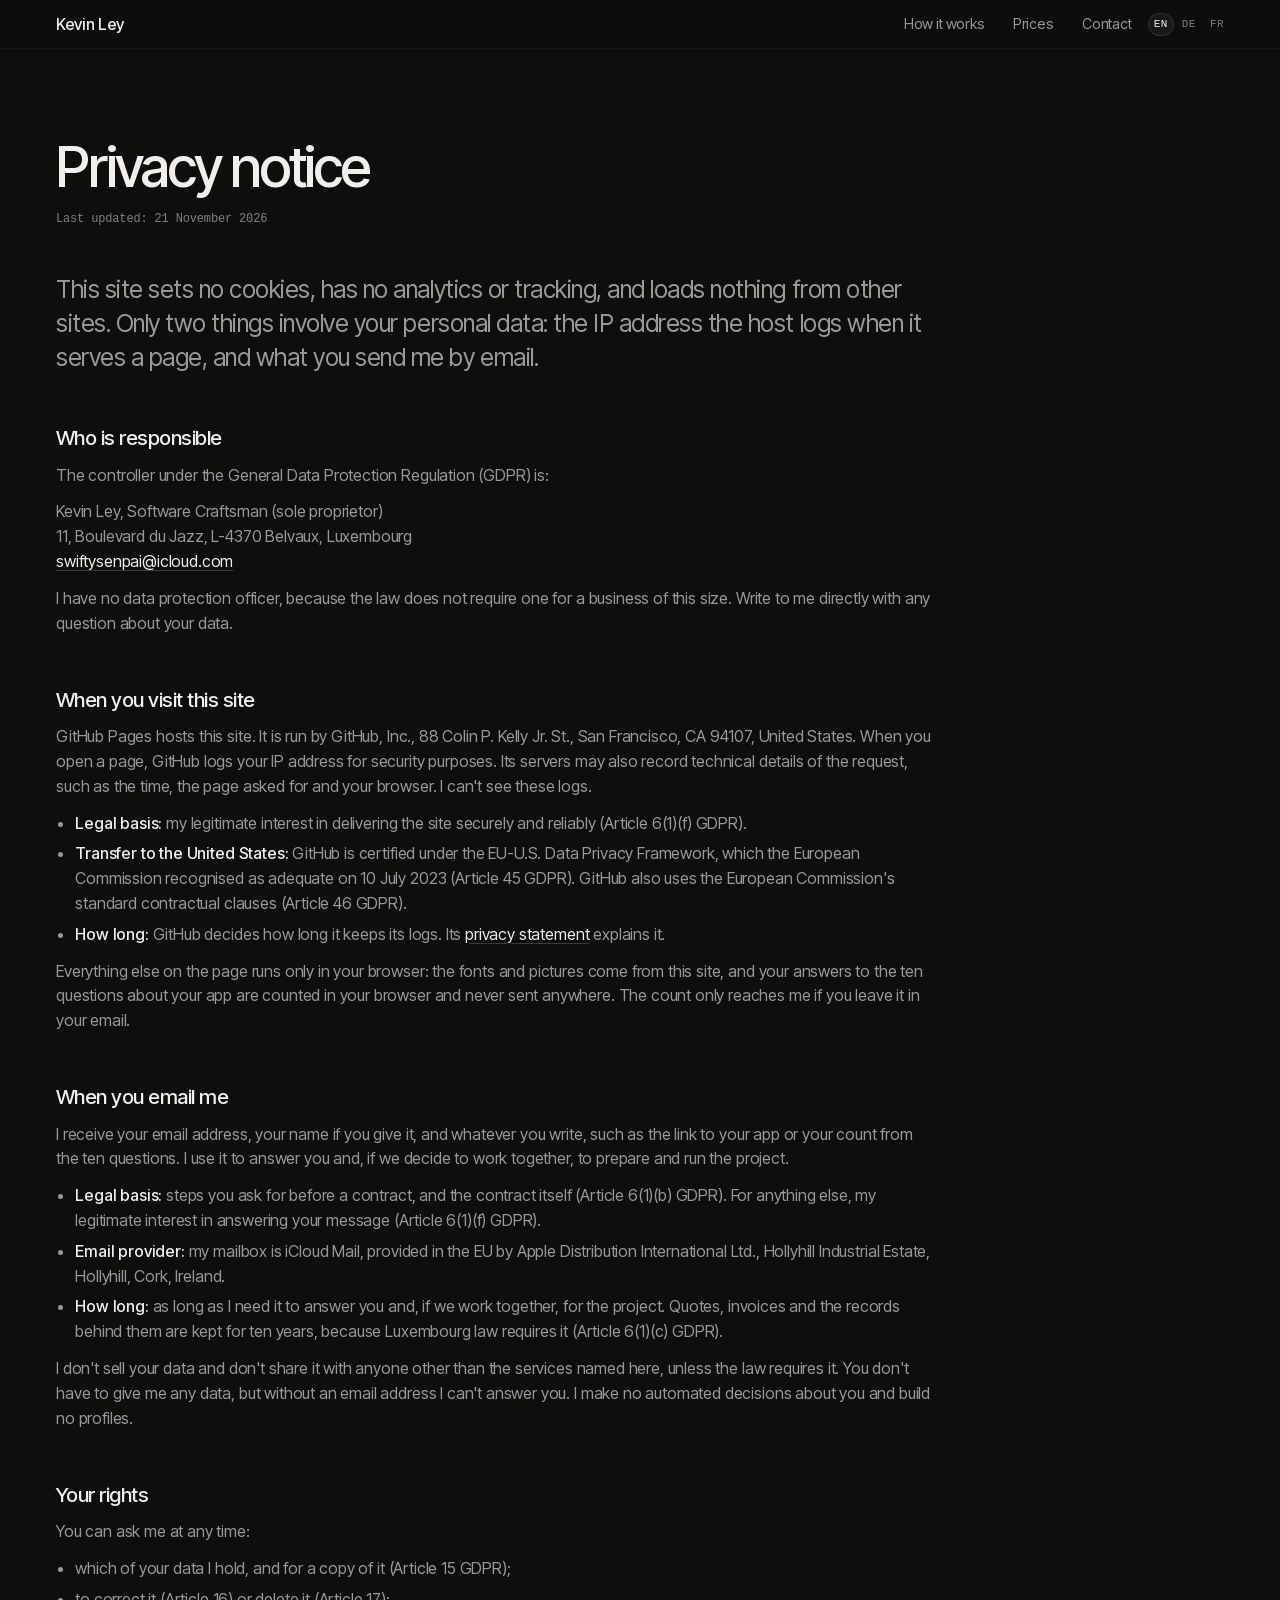
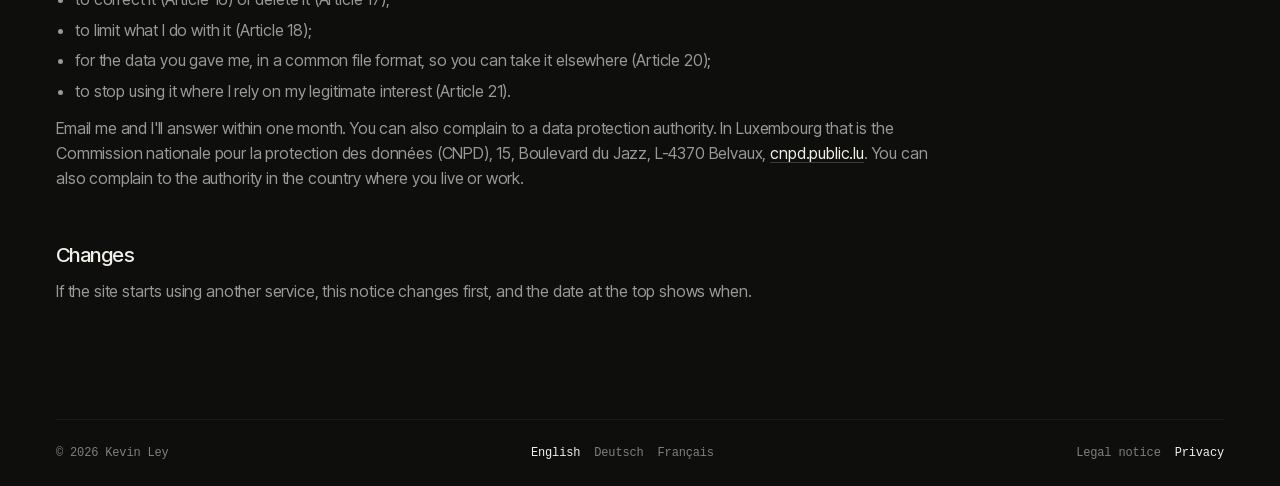
<file: privacy/index.html>
<!doctype html>
<html lang="en">
<head>
<meta charset="utf-8">
<meta name="viewport" content="width=device-width, initial-scale=1, viewport-fit=cover">
<meta http-equiv="Content-Security-Policy" content="default-src 'none'; style-src 'self'; img-src 'self' data:; font-src 'self'; manifest-src 'self'; base-uri 'none'; form-action 'none'">
<meta name="referrer" content="strict-origin-when-cross-origin">
<title>Privacy notice | Kevin Ley</title>
<meta name="description" content="What data kevinley.github.io processes, why, and your rights under the GDPR. No cookies, no analytics, no tracking.">
<link rel="canonical" href="https://kevinley.github.io/privacy/">
<link rel="alternate" hreflang="en" href="https://kevinley.github.io/privacy/">
<link rel="alternate" hreflang="de" href="https://kevinley.github.io/de/datenschutz/">
<link rel="alternate" hreflang="fr" href="https://kevinley.github.io/fr/confidentialite/">
<link rel="alternate" hreflang="x-default" href="https://kevinley.github.io/privacy/">
<meta name="theme-color" content="#0e0e0d">
<meta name="color-scheme" content="dark">
<link rel="icon" href="/favicon.ico" sizes="48x48">
<link rel="icon" href="/favicon.svg" type="image/svg+xml">
<link rel="apple-touch-icon" href="/apple-touch-icon.png">
<link rel="manifest" href="/site.webmanifest">
<meta property="og:type" content="website">
<meta property="og:url" content="https://kevinley.github.io/privacy/">
<meta property="og:site_name" content="Kevin Ley">
<meta property="og:locale" content="en_US">
<meta property="og:title" content="Privacy notice | Kevin Ley">
<meta property="og:description" content="What data this site processes, why, and your rights under the GDPR.">
<meta property="og:image" content="https://kevinley.github.io/og.jpg">
<link rel="stylesheet" href="/styles.css?v=13">
</head>
<body>
<a class="skip" href="#privacy">Skip to the content</a>

<!-- ======================= Bar ======================= -->
<header class="bar">
  <div class="wrap bar__inner">
    <a class="bar__brand" href="/">Kevin Ley</a>
    <nav class="bar__nav" aria-label="Sections">
      <a class="bar__link bar__link--wide" href="/#how">How it works</a>
      <a class="bar__link" href="/#prices">Prices</a>
      <a class="bar__link" href="/#contact">Contact</a>
    </nav>
    <nav class="bar__lang" aria-label="Language">
      <a href="/privacy/" hreflang="en" lang="en" aria-current="page" title="English">EN</a>
      <a href="/de/datenschutz/" hreflang="de" lang="de" title="Deutsch">DE</a>
      <a href="/fr/confidentialite/" hreflang="fr" lang="fr" title="Français">FR</a>
    </nav>
  </div>
</header>

<!-- ======================= Privacy notice ======================= -->
<!-- GDPR Articles 13 and 14. When the site starts using a new service
     (a booking tool, analytics, a form), add it here before it goes live. -->
<main class="legal" id="privacy">
  <div class="wrap">
    <h1 class="legal__title">Privacy notice</h1>
    <p class="legal__date">Last updated: <time datetime="2026-11-21">21 November 2026</time></p>
    <div class="legal__body">
      <p class="legal__lede">This site sets no cookies, has no analytics or tracking, and loads nothing from other sites. Only two things involve your personal data: the IP address the host logs when it serves a page, and what you send me by email.</p>

      <h2>Who is responsible</h2>
      <p>The controller under the General Data Protection Regulation (GDPR) is:</p>
      <address>Kevin Ley, Software Craftsman (sole proprietor)<br>11, Boulevard du Jazz, L-4370 Belvaux, Luxembourg<br><a href="mailto:swiftysenpai@icloud.com">swiftysenpai@icloud.com</a></address>
      <p>I have no data protection officer, because the law does not require one for a business of this size. Write to me directly with any question about your data.</p>

      <h2>When you visit this site</h2>
      <p>GitHub Pages hosts this site. It is run by GitHub, Inc., 88 Colin P. Kelly Jr. St., San Francisco, CA 94107, United States. When you open a page, GitHub logs your IP address for security purposes. Its servers may also record technical details of the request, such as the time, the page asked for and your browser. I can't see these logs.</p>
      <ul>
        <li><strong>Legal basis:</strong> my legitimate interest in delivering the site securely and reliably (Article 6(1)(f) GDPR).</li>
        <li><strong>Transfer to the United States:</strong> GitHub is certified under the EU-U.S. Data Privacy Framework, which the European Commission recognised as adequate on 10 July 2023 (Article 45 GDPR). GitHub also uses the European Commission's standard contractual clauses (Article 46 GDPR).</li>
        <li><strong>How long:</strong> GitHub decides how long it keeps its logs. Its <a href="https://docs.github.com/en/site-policy/privacy-policies/github-general-privacy-statement" rel="noopener">privacy statement</a> explains it.</li>
      </ul>
      <p>Everything else on the page runs only in your browser: the fonts and pictures come from this site, and your answers to the ten questions about your app are counted in your browser and never sent anywhere. The count only reaches me if you leave it in your email.</p>

      <h2>When you email me</h2>
      <p>I receive your email address, your name if you give it, and whatever you write, such as the link to your app or your count from the ten questions. I use it to answer you and, if we decide to work together, to prepare and run the project.</p>
      <ul>
        <li><strong>Legal basis:</strong> steps you ask for before a contract, and the contract itself (Article 6(1)(b) GDPR). For anything else, my legitimate interest in answering your message (Article 6(1)(f) GDPR).</li>
        <li><strong>Email provider:</strong> my mailbox is iCloud Mail, provided in the EU by Apple Distribution International Ltd., Hollyhill Industrial Estate, Hollyhill, Cork, Ireland.</li>
        <li><strong>How long:</strong> as long as I need it to answer you and, if we work together, for the project. Quotes, invoices and the records behind them are kept for ten years, because Luxembourg law requires it (Article 6(1)(c) GDPR).</li>
      </ul>
      <p>I don't sell your data and don't share it with anyone other than the services named here, unless the law requires it. You don't have to give me any data, but without an email address I can't answer you. I make no automated decisions about you and build no profiles.</p>

      <h2>Your rights</h2>
      <p>You can ask me at any time:</p>
      <ul>
        <li>which of your data I hold, and for a copy of it (Article 15 GDPR);</li>
        <li>to correct it (Article 16) or delete it (Article 17);</li>
        <li>to limit what I do with it (Article 18);</li>
        <li>for the data you gave me, in a common file format, so you can take it elsewhere (Article 20);</li>
        <li>to stop using it where I rely on my legitimate interest (Article 21).</li>
      </ul>
      <p>Email me and I'll answer within one month. You can also complain to a data protection authority. In Luxembourg that is the Commission nationale pour la protection des données (CNPD), 15, Boulevard du Jazz, L-4370 Belvaux, <a href="https://cnpd.public.lu/en.html" rel="noopener">cnpd.public.lu</a>. You can also complain to the authority in the country where you live or work.</p>

      <h2>Changes</h2>
      <p>If the site starts using another service, this notice changes first, and the date at the top shows when.</p>
    </div>
  </div>
</main>

<!-- ======================= Footer ======================= -->
<footer class="foot">
  <div class="wrap">
    <div class="foot__inner">
      <span>© 2026 Kevin Ley</span>
      <nav class="foot__lang" aria-label="Language"><a href="/privacy/" hreflang="en" lang="en" aria-current="page">English</a> <a href="/de/datenschutz/" hreflang="de" lang="de">Deutsch</a> <a href="/fr/confidentialite/" hreflang="fr" lang="fr">Français</a></nav>
      <nav class="foot__nav" aria-label="Legal"><a href="/legal/">Legal notice</a> <a href="/privacy/" aria-current="page">Privacy</a></nav>
    </div>
  </div>
</footer>
</body>
</html>
</file>
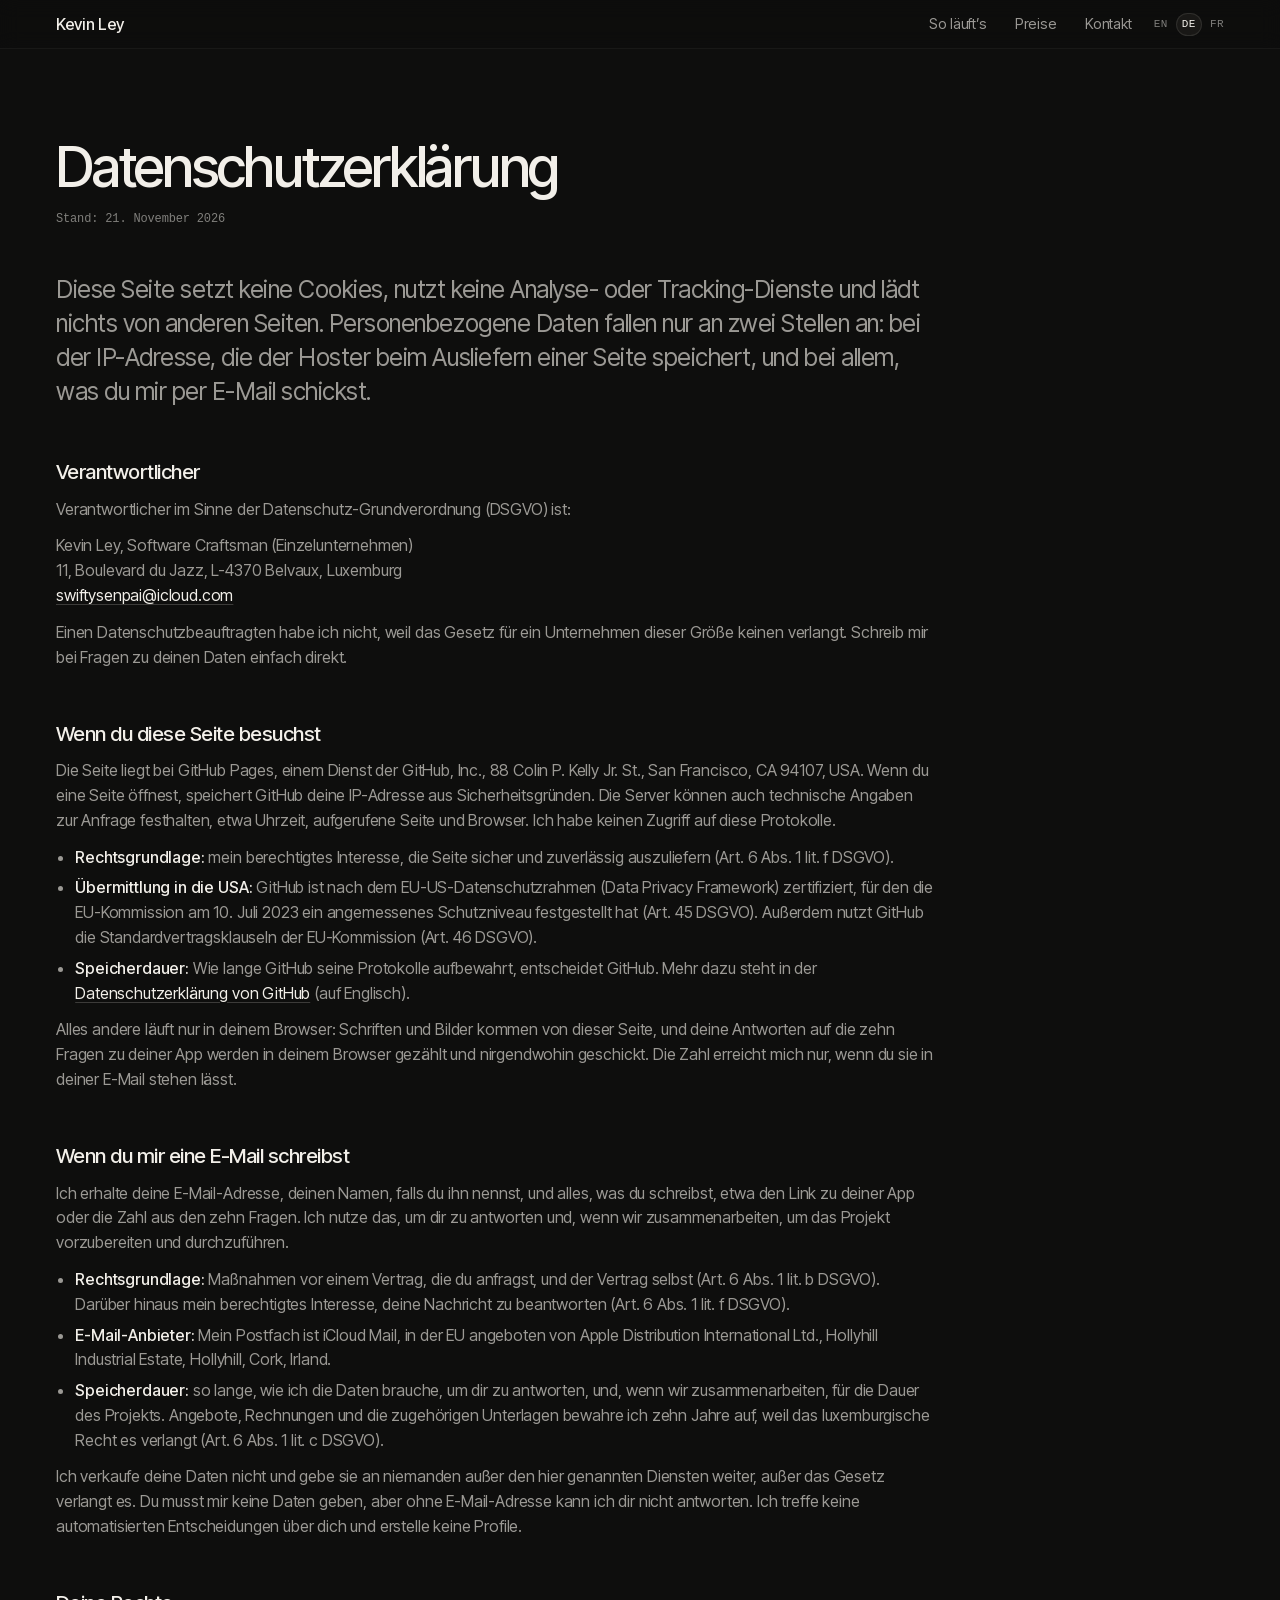
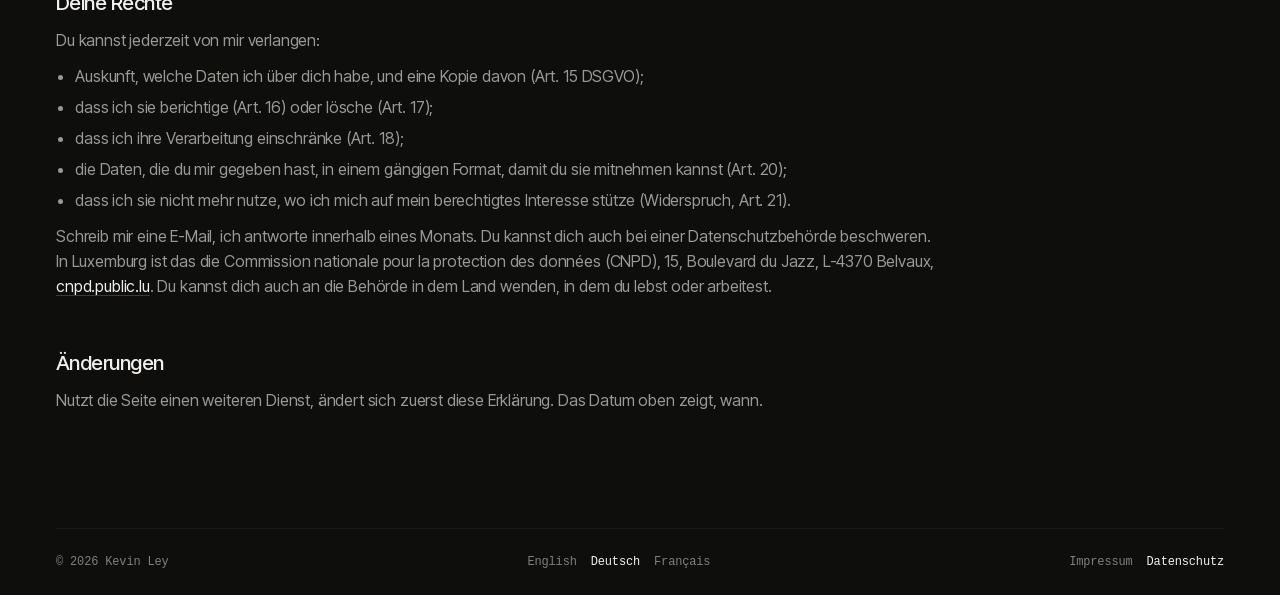
<file: de/datenschutz/index.html>
<!doctype html>
<html lang="de">
<head>
<meta charset="utf-8">
<meta name="viewport" content="width=device-width, initial-scale=1, viewport-fit=cover">
<meta http-equiv="Content-Security-Policy" content="default-src 'none'; style-src 'self'; img-src 'self' data:; font-src 'self'; manifest-src 'self'; base-uri 'none'; form-action 'none'">
<meta name="referrer" content="strict-origin-when-cross-origin">
<title>Datenschutzerklärung | Kevin Ley</title>
<meta name="description" content="Welche Daten kevinley.github.io verarbeitet, wozu, und deine Rechte nach der DSGVO. Keine Cookies, keine Analyse, kein Tracking.">
<link rel="canonical" href="https://kevinley.github.io/de/datenschutz/">
<link rel="alternate" hreflang="en" href="https://kevinley.github.io/privacy/">
<link rel="alternate" hreflang="de" href="https://kevinley.github.io/de/datenschutz/">
<link rel="alternate" hreflang="fr" href="https://kevinley.github.io/fr/confidentialite/">
<link rel="alternate" hreflang="x-default" href="https://kevinley.github.io/privacy/">
<meta name="theme-color" content="#0e0e0d">
<meta name="color-scheme" content="dark">
<link rel="icon" href="/favicon.ico" sizes="48x48">
<link rel="icon" href="/favicon.svg" type="image/svg+xml">
<link rel="apple-touch-icon" href="/apple-touch-icon.png">
<link rel="manifest" href="/site.webmanifest">
<meta property="og:type" content="website">
<meta property="og:url" content="https://kevinley.github.io/de/datenschutz/">
<meta property="og:site_name" content="Kevin Ley">
<meta property="og:locale" content="de_DE">
<meta property="og:title" content="Datenschutzerklärung | Kevin Ley">
<meta property="og:description" content="Welche Daten diese Seite verarbeitet, wozu, und deine Rechte nach der DSGVO.">
<meta property="og:image" content="https://kevinley.github.io/de/og.jpg">
<link rel="stylesheet" href="/styles.css?v=13">
</head>
<body>
<a class="skip" href="#privacy">Zum Inhalt springen</a>

<!-- ======================= Bar ======================= -->
<header class="bar">
  <div class="wrap bar__inner">
    <a class="bar__brand" href="/de/">Kevin Ley</a>
    <nav class="bar__nav" aria-label="Abschnitte">
      <a class="bar__link bar__link--wide" href="/de/#how">So läuft’s</a>
      <a class="bar__link" href="/de/#prices">Preise</a>
      <a class="bar__link" href="/de/#contact">Kontakt</a>
    </nav>
    <nav class="bar__lang" aria-label="Sprache">
      <a href="/privacy/" hreflang="en" lang="en" title="English">EN</a>
      <a href="/de/datenschutz/" hreflang="de" lang="de" aria-current="page" title="Deutsch">DE</a>
      <a href="/fr/confidentialite/" hreflang="fr" lang="fr" title="Français">FR</a>
    </nav>
  </div>
</header>

<!-- ======================= Privacy notice ======================= -->
<!-- DSGVO Art. 13 und 14. Kommt ein neuer Dienst dazu (Buchungstool,
     Analyse, Formular), hier eintragen, bevor er live geht. -->
<main class="legal" id="privacy">
  <div class="wrap">
    <h1 class="legal__title">Datenschutz&shy;erklärung</h1>
    <p class="legal__date">Stand: <time datetime="2026-11-21">21. November 2026</time></p>
    <div class="legal__body">
      <p class="legal__lede">Diese Seite setzt keine Cookies, nutzt keine Analyse- oder Tracking-Dienste und lädt nichts von anderen Seiten. Personenbezogene Daten fallen nur an zwei Stellen an: bei der IP-Adresse, die der Hoster beim Ausliefern einer Seite speichert, und bei allem, was du mir per E-Mail schickst.</p>

      <h2>Verantwortlicher</h2>
      <p>Verantwortlicher im Sinne der Datenschutz-Grundverordnung (DSGVO) ist:</p>
      <address>Kevin Ley, Software Craftsman (Einzelunternehmen)<br>11, Boulevard du Jazz, L-4370 Belvaux, Luxemburg<br><a href="mailto:swiftysenpai@icloud.com">swiftysenpai@icloud.com</a></address>
      <p>Einen Datenschutzbeauftragten habe ich nicht, weil das Gesetz für ein Unternehmen dieser Größe keinen verlangt. Schreib mir bei Fragen zu deinen Daten einfach direkt.</p>

      <h2>Wenn du diese Seite besuchst</h2>
      <p>Die Seite liegt bei GitHub Pages, einem Dienst der GitHub, Inc., 88 Colin P. Kelly Jr. St., San Francisco, CA 94107, USA. Wenn du eine Seite öffnest, speichert GitHub deine IP-Adresse aus Sicherheitsgründen. Die Server können auch technische Angaben zur Anfrage festhalten, etwa Uhrzeit, aufgerufene Seite und Browser. Ich habe keinen Zugriff auf diese Protokolle.</p>
      <ul>
        <li><strong>Rechtsgrundlage:</strong> mein berechtigtes Interesse, die Seite sicher und zuverlässig auszuliefern (Art. 6 Abs. 1 lit. f DSGVO).</li>
        <li><strong>Übermittlung in die USA:</strong> GitHub ist nach dem EU-US-Datenschutzrahmen (Data Privacy Framework) zertifiziert, für den die EU-Kommission am 10. Juli 2023 ein angemessenes Schutzniveau festgestellt hat (Art. 45 DSGVO). Außerdem nutzt GitHub die Standardvertragsklauseln der EU-Kommission (Art. 46 DSGVO).</li>
        <li><strong>Speicherdauer:</strong> Wie lange GitHub seine Protokolle aufbewahrt, entscheidet GitHub. Mehr dazu steht in der <a href="https://docs.github.com/en/site-policy/privacy-policies/github-general-privacy-statement" rel="noopener">Datenschutzerklärung von GitHub</a> (auf Englisch).</li>
      </ul>
      <p>Alles andere läuft nur in deinem Browser: Schriften und Bilder kommen von dieser Seite, und deine Antworten auf die zehn Fragen zu deiner App werden in deinem Browser gezählt und nirgendwohin geschickt. Die Zahl erreicht mich nur, wenn du sie in deiner E-Mail stehen lässt.</p>

      <h2>Wenn du mir eine E-Mail schreibst</h2>
      <p>Ich erhalte deine E-Mail-Adresse, deinen Namen, falls du ihn nennst, und alles, was du schreibst, etwa den Link zu deiner App oder die Zahl aus den zehn Fragen. Ich nutze das, um dir zu antworten und, wenn wir zusammenarbeiten, um das Projekt vorzubereiten und durchzuführen.</p>
      <ul>
        <li><strong>Rechtsgrundlage:</strong> Maßnahmen vor einem Vertrag, die du anfragst, und der Vertrag selbst (Art. 6 Abs. 1 lit. b DSGVO). Darüber hinaus mein berechtigtes Interesse, deine Nachricht zu beantworten (Art. 6 Abs. 1 lit. f DSGVO).</li>
        <li><strong>E-Mail-Anbieter:</strong> Mein Postfach ist iCloud Mail, in der EU angeboten von Apple Distribution International Ltd., Hollyhill Industrial Estate, Hollyhill, Cork, Irland.</li>
        <li><strong>Speicherdauer:</strong> so lange, wie ich die Daten brauche, um dir zu antworten, und, wenn wir zusammenarbeiten, für die Dauer des Projekts. Angebote, Rechnungen und die zugehörigen Unterlagen bewahre ich zehn Jahre auf, weil das luxemburgische Recht es verlangt (Art. 6 Abs. 1 lit. c DSGVO).</li>
      </ul>
      <p>Ich verkaufe deine Daten nicht und gebe sie an niemanden außer den hier genannten Diensten weiter, außer das Gesetz verlangt es. Du musst mir keine Daten geben, aber ohne E-Mail-Adresse kann ich dir nicht antworten. Ich treffe keine automatisierten Entscheidungen über dich und erstelle keine Profile.</p>

      <h2>Deine Rechte</h2>
      <p>Du kannst jederzeit von mir verlangen:</p>
      <ul>
        <li>Auskunft, welche Daten ich über dich habe, und eine Kopie davon (Art. 15 DSGVO);</li>
        <li>dass ich sie berichtige (Art. 16) oder lösche (Art. 17);</li>
        <li>dass ich ihre Verarbeitung einschränke (Art. 18);</li>
        <li>die Daten, die du mir gegeben hast, in einem gängigen Format, damit du sie mitnehmen kannst (Art. 20);</li>
        <li>dass ich sie nicht mehr nutze, wo ich mich auf mein berechtigtes Interesse stütze (Widerspruch, Art. 21).</li>
      </ul>
      <p>Schreib mir eine E-Mail, ich antworte innerhalb eines Monats. Du kannst dich auch bei einer Datenschutzbehörde beschweren. In Luxemburg ist das die Commission nationale pour la protection des données (CNPD), 15, Boulevard du Jazz, L-4370 Belvaux, <a href="https://cnpd.public.lu/de.html" rel="noopener">cnpd.public.lu</a>. Du kannst dich auch an die Behörde in dem Land wenden, in dem du lebst oder arbeitest.</p>

      <h2>Änderungen</h2>
      <p>Nutzt die Seite einen weiteren Dienst, ändert sich zuerst diese Erklärung. Das Datum oben zeigt, wann.</p>
    </div>
  </div>
</main>

<!-- ======================= Footer ======================= -->
<footer class="foot">
  <div class="wrap">
    <div class="foot__inner">
      <span>© 2026 Kevin Ley</span>
      <nav class="foot__lang" aria-label="Sprache"><a href="/privacy/" hreflang="en" lang="en">English</a> <a href="/de/datenschutz/" hreflang="de" lang="de" aria-current="page">Deutsch</a> <a href="/fr/confidentialite/" hreflang="fr" lang="fr">Français</a></nav>
      <nav class="foot__nav" aria-label="Rechtliches"><a href="/de/impressum/">Impressum</a> <a href="/de/datenschutz/" aria-current="page">Datenschutz</a></nav>
    </div>
  </div>
</footer>
</body>
</html>
</file>
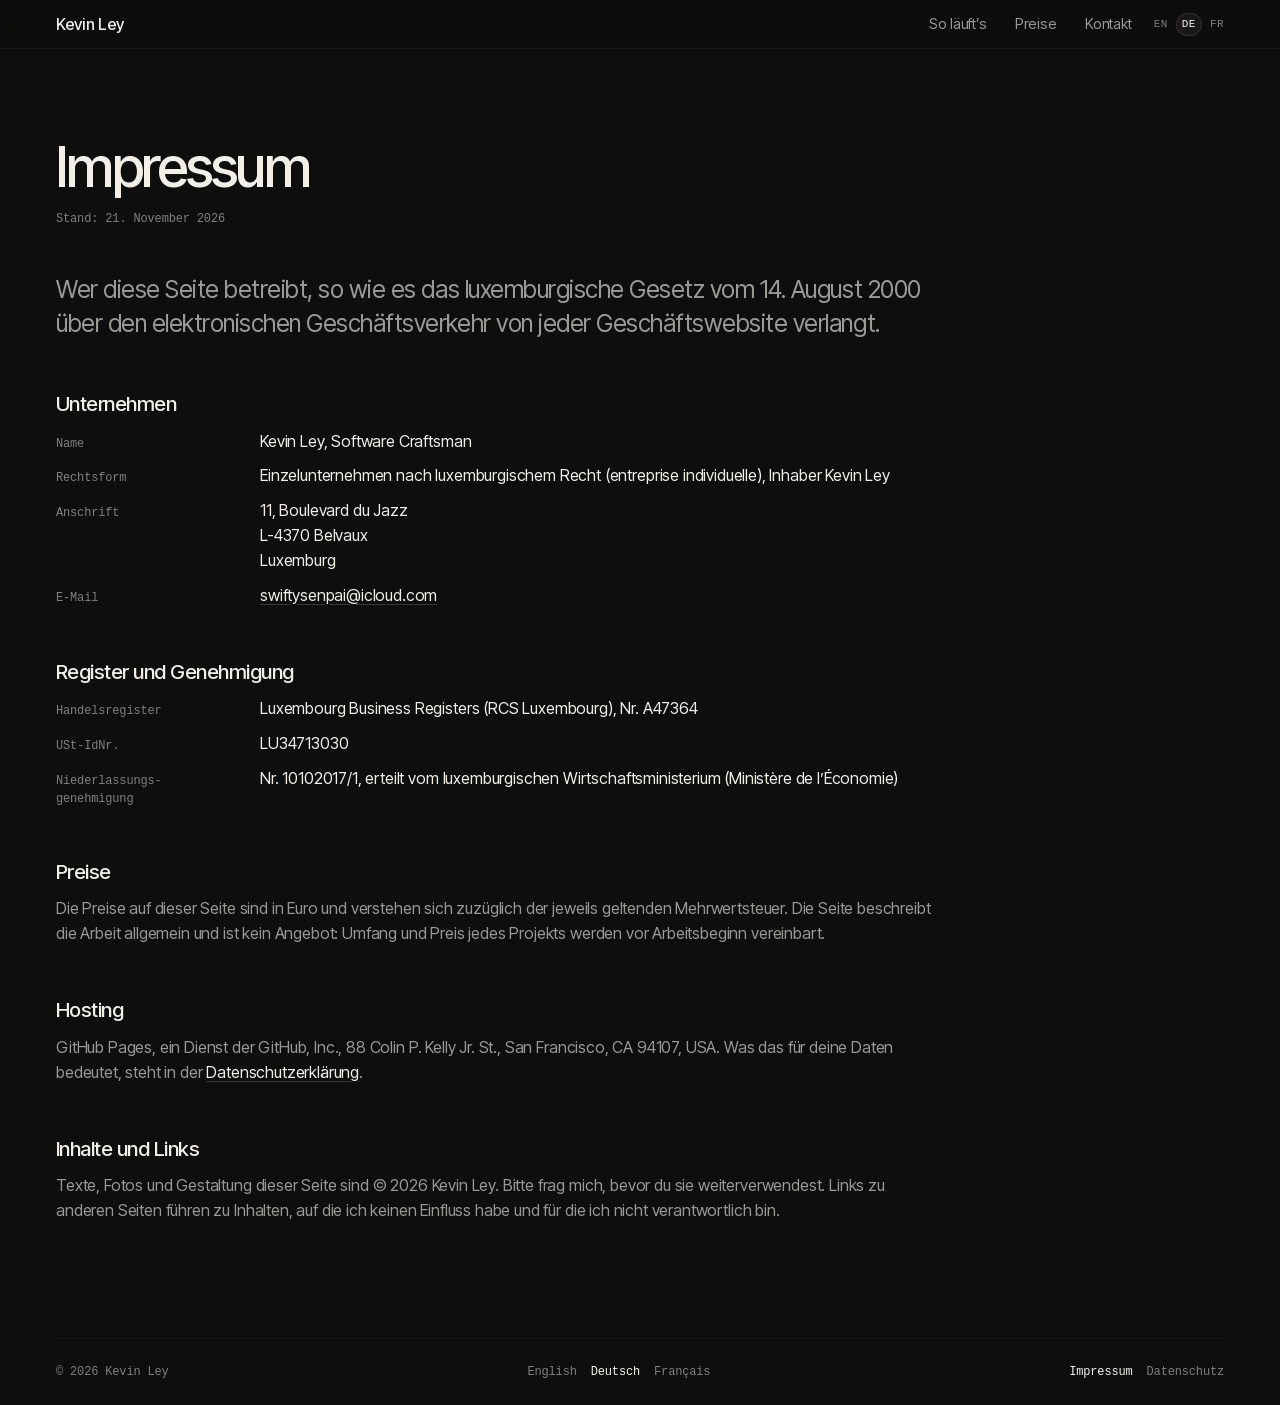
<file: de/impressum/index.html>
<!doctype html>
<html lang="de">
<head>
<meta charset="utf-8">
<meta name="viewport" content="width=device-width, initial-scale=1, viewport-fit=cover">
<meta http-equiv="Content-Security-Policy" content="default-src 'none'; style-src 'self'; img-src 'self' data:; font-src 'self'; manifest-src 'self'; base-uri 'none'; form-action 'none'">
<meta name="referrer" content="strict-origin-when-cross-origin">
<title>Impressum | Kevin Ley</title>
<meta name="description" content="Impressum von kevinley.github.io: Kevin Ley, Software Craftsman, Einzelunternehmen in Belvaux, Luxemburg. USt-IdNr. LU34713030, RCS Luxembourg A47364.">
<link rel="canonical" href="https://kevinley.github.io/de/impressum/">
<link rel="alternate" hreflang="en" href="https://kevinley.github.io/legal/">
<link rel="alternate" hreflang="de" href="https://kevinley.github.io/de/impressum/">
<link rel="alternate" hreflang="fr" href="https://kevinley.github.io/fr/mentions-legales/">
<link rel="alternate" hreflang="x-default" href="https://kevinley.github.io/legal/">
<meta name="theme-color" content="#0e0e0d">
<meta name="color-scheme" content="dark">
<link rel="icon" href="/favicon.ico" sizes="48x48">
<link rel="icon" href="/favicon.svg" type="image/svg+xml">
<link rel="apple-touch-icon" href="/apple-touch-icon.png">
<link rel="manifest" href="/site.webmanifest">
<meta property="og:type" content="website">
<meta property="og:url" content="https://kevinley.github.io/de/impressum/">
<meta property="og:site_name" content="Kevin Ley">
<meta property="og:locale" content="de_DE">
<meta property="og:title" content="Impressum | Kevin Ley">
<meta property="og:description" content="Kevin Ley, Software Craftsman, Einzelunternehmen in Belvaux, Luxemburg.">
<meta property="og:image" content="https://kevinley.github.io/de/og.jpg">
<link rel="stylesheet" href="/styles.css?v=13">
</head>
<body>
<a class="skip" href="#legal">Zum Inhalt springen</a>

<!-- ======================= Bar ======================= -->
<header class="bar">
  <div class="wrap bar__inner">
    <a class="bar__brand" href="/de/">Kevin Ley</a>
    <nav class="bar__nav" aria-label="Abschnitte">
      <a class="bar__link bar__link--wide" href="/de/#how">So läuft’s</a>
      <a class="bar__link" href="/de/#prices">Preise</a>
      <a class="bar__link" href="/de/#contact">Kontakt</a>
    </nav>
    <nav class="bar__lang" aria-label="Sprache">
      <a href="/legal/" hreflang="en" lang="en" title="English">EN</a>
      <a href="/de/impressum/" hreflang="de" lang="de" aria-current="page" title="Deutsch">DE</a>
      <a href="/fr/mentions-legales/" hreflang="fr" lang="fr" title="Français">FR</a>
    </nav>
  </div>
</header>

<!-- ======================= Legal notice ======================= -->
<!-- Was das luxemburgische E-Commerce-Gesetz auf einer Geschäftswebsite
     verlangt. Ändert sich etwas, auf allen drei Seiten, den Datenschutz-
     seiten und im JSON-LD (vatID) ändern. -->
<main class="legal" id="legal">
  <div class="wrap">
    <h1 class="legal__title">Impressum</h1>
    <p class="legal__date">Stand: <time datetime="2026-11-21">21. November 2026</time></p>
    <div class="legal__body">
      <p class="legal__lede">Wer diese Seite betreibt, so wie es das luxemburgische Gesetz vom 14. August 2000 über den elektronischen Geschäftsverkehr von jeder Geschäftswebsite verlangt.</p>

      <h2>Unternehmen</h2>
      <dl class="legal__facts">
        <dt>Name</dt><dd>Kevin Ley, Software Craftsman</dd>
        <dt>Rechtsform</dt><dd>Einzelunternehmen nach luxemburgischem Recht (entreprise individuelle), Inhaber Kevin Ley</dd>
        <dt>Anschrift</dt><dd>11, Boulevard du Jazz<br>L-4370 Belvaux<br>Luxemburg</dd>
        <dt>E-Mail</dt><dd><a href="mailto:swiftysenpai@icloud.com">swiftysenpai@icloud.com</a></dd>
      </dl>

      <h2>Register und Genehmigung</h2>
      <dl class="legal__facts">
        <dt>Handelsregister</dt><dd>Luxembourg Business Registers (RCS Luxembourg), Nr. A47364</dd>
        <dt>USt-IdNr.</dt><dd>LU34713030</dd>
        <dt>Niederlassungs&shy;genehmigung</dt><dd>Nr. 10102017/1, erteilt vom luxemburgischen Wirtschaftsministerium (Ministère de l’Économie)</dd>
      </dl>

      <h2>Preise</h2>
      <p>Die Preise auf dieser Seite sind in Euro und verstehen sich zuzüglich der jeweils geltenden Mehrwertsteuer. Die Seite beschreibt die Arbeit allgemein und ist kein Angebot: Umfang und Preis jedes Projekts werden vor Arbeitsbeginn vereinbart.</p>

      <h2>Hosting</h2>
      <p>GitHub Pages, ein Dienst der GitHub, Inc., 88 Colin P. Kelly Jr. St., San Francisco, CA 94107, USA. Was das für deine Daten bedeutet, steht in der <a href="/de/datenschutz/">Datenschutzerklärung</a>.</p>

      <h2>Inhalte und Links</h2>
      <p>Texte, Fotos und Gestaltung dieser Seite sind © 2026 Kevin Ley. Bitte frag mich, bevor du sie weiterverwendest. Links zu anderen Seiten führen zu Inhalten, auf die ich keinen Einfluss habe und für die ich nicht verantwortlich bin.</p>
    </div>
  </div>
</main>

<!-- ======================= Footer ======================= -->
<footer class="foot">
  <div class="wrap">
    <div class="foot__inner">
      <span>© 2026 Kevin Ley</span>
      <nav class="foot__lang" aria-label="Sprache"><a href="/legal/" hreflang="en" lang="en">English</a> <a href="/de/impressum/" hreflang="de" lang="de" aria-current="page">Deutsch</a> <a href="/fr/mentions-legales/" hreflang="fr" lang="fr">Français</a></nav>
      <nav class="foot__nav" aria-label="Rechtliches"><a href="/de/impressum/" aria-current="page">Impressum</a> <a href="/de/datenschutz/">Datenschutz</a></nav>
    </div>
  </div>
</footer>
</body>
</html>
</file>
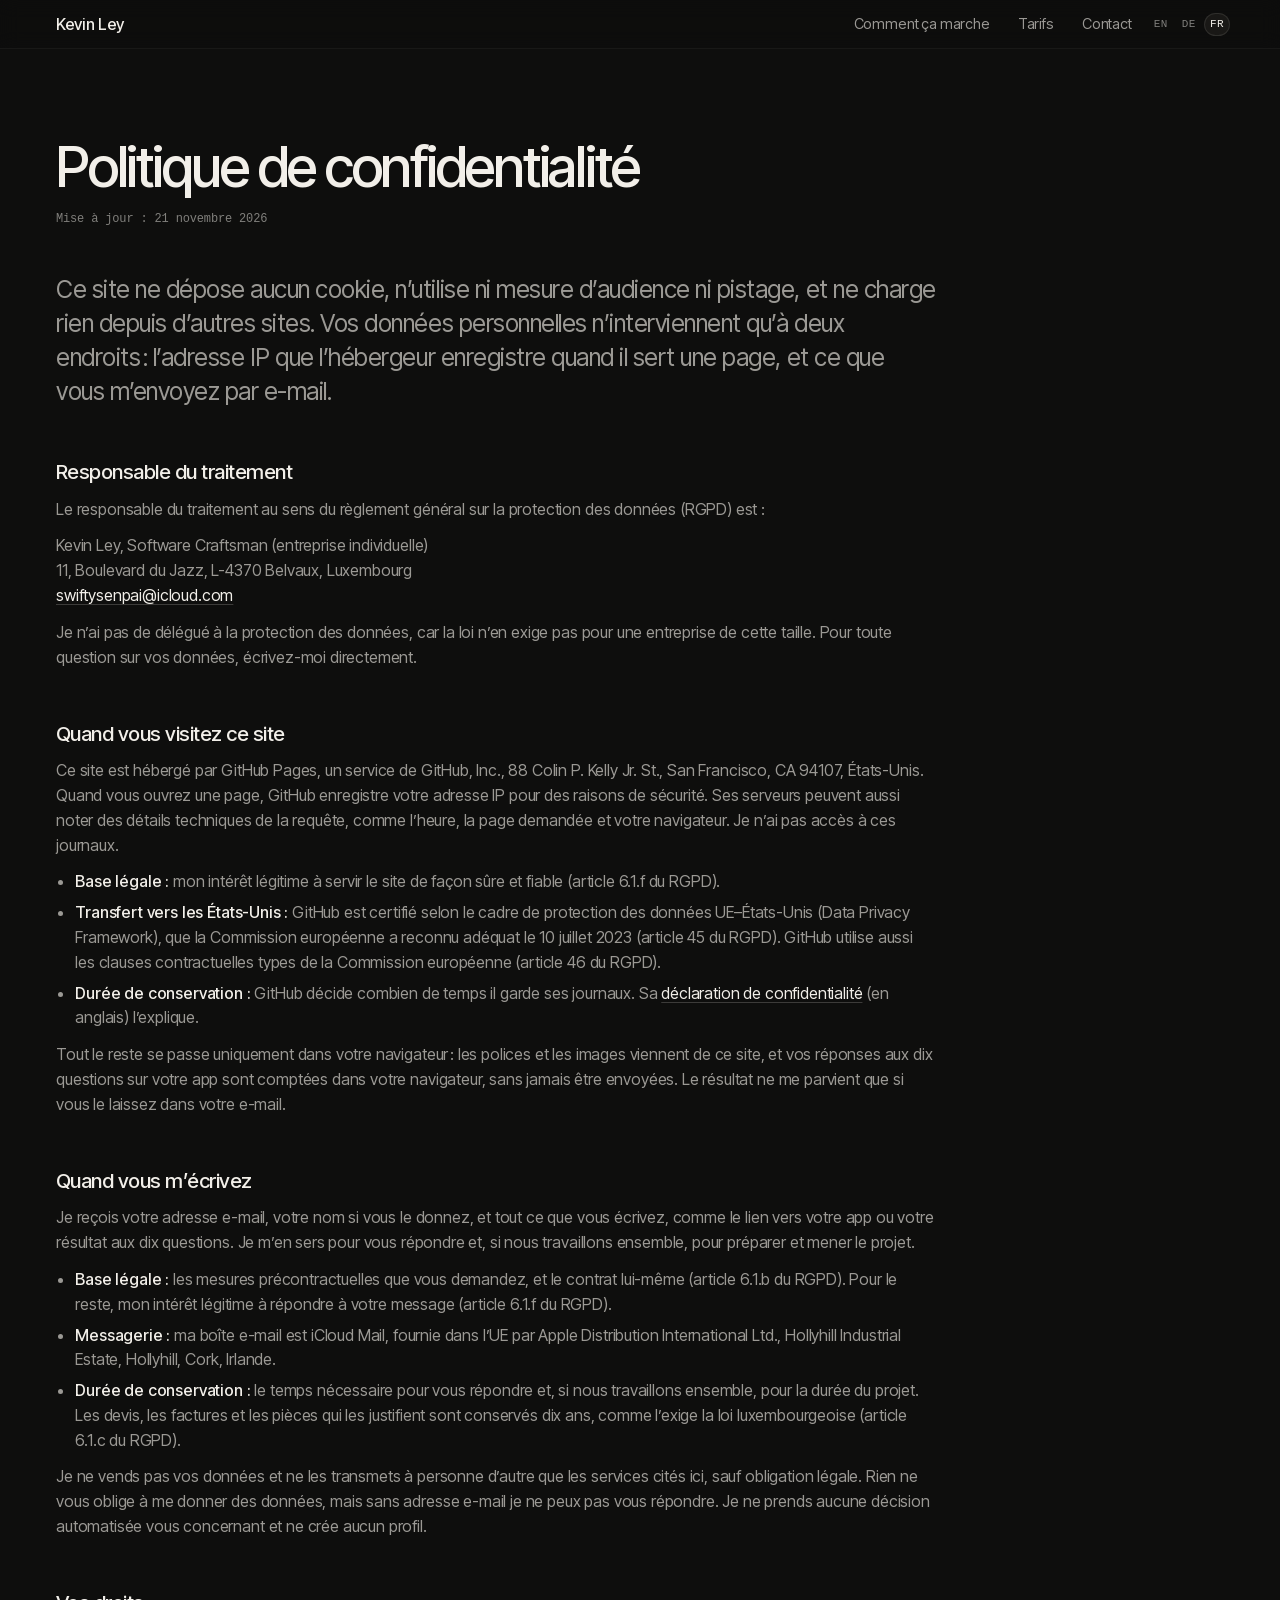
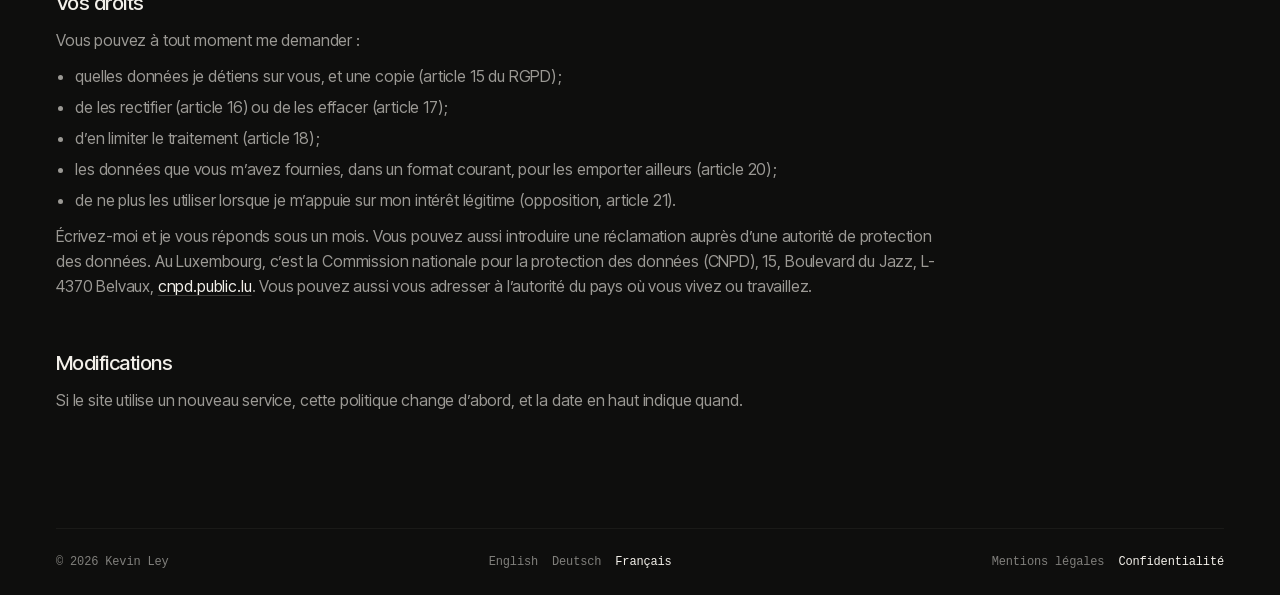
<file: fr/confidentialite/index.html>
<!doctype html>
<html lang="fr">
<head>
<meta charset="utf-8">
<meta name="viewport" content="width=device-width, initial-scale=1, viewport-fit=cover">
<meta http-equiv="Content-Security-Policy" content="default-src 'none'; style-src 'self'; img-src 'self' data:; font-src 'self'; manifest-src 'self'; base-uri 'none'; form-action 'none'">
<meta name="referrer" content="strict-origin-when-cross-origin">
<title>Politique de confidentialité | Kevin Ley</title>
<meta name="description" content="Quelles données kevinley.github.io traite, pourquoi, et vos droits selon le RGPD. Pas de cookies, pas de mesure d’audience, pas de pistage.">
<link rel="canonical" href="https://kevinley.github.io/fr/confidentialite/">
<link rel="alternate" hreflang="en" href="https://kevinley.github.io/privacy/">
<link rel="alternate" hreflang="de" href="https://kevinley.github.io/de/datenschutz/">
<link rel="alternate" hreflang="fr" href="https://kevinley.github.io/fr/confidentialite/">
<link rel="alternate" hreflang="x-default" href="https://kevinley.github.io/privacy/">
<meta name="theme-color" content="#0e0e0d">
<meta name="color-scheme" content="dark">
<link rel="icon" href="/favicon.ico" sizes="48x48">
<link rel="icon" href="/favicon.svg" type="image/svg+xml">
<link rel="apple-touch-icon" href="/apple-touch-icon.png">
<link rel="manifest" href="/site.webmanifest">
<meta property="og:type" content="website">
<meta property="og:url" content="https://kevinley.github.io/fr/confidentialite/">
<meta property="og:site_name" content="Kevin Ley">
<meta property="og:locale" content="fr_FR">
<meta property="og:title" content="Politique de confidentialité | Kevin Ley">
<meta property="og:description" content="Quelles données ce site traite, pourquoi, et vos droits selon le RGPD.">
<meta property="og:image" content="https://kevinley.github.io/fr/og.jpg">
<link rel="stylesheet" href="/styles.css?v=13">
</head>
<body>
<a class="skip" href="#privacy">Aller au contenu</a>

<!-- ======================= Bar ======================= -->
<header class="bar">
  <div class="wrap bar__inner">
    <a class="bar__brand" href="/fr/">Kevin Ley</a>
    <nav class="bar__nav" aria-label="Sections">
      <a class="bar__link bar__link--wide" href="/fr/#how">Comment ça marche</a>
      <a class="bar__link" href="/fr/#prices">Tarifs</a>
      <a class="bar__link" href="/fr/#contact">Contact</a>
    </nav>
    <nav class="bar__lang" aria-label="Langue">
      <a href="/privacy/" hreflang="en" lang="en" title="English">EN</a>
      <a href="/de/datenschutz/" hreflang="de" lang="de" title="Deutsch">DE</a>
      <a href="/fr/confidentialite/" hreflang="fr" lang="fr" aria-current="page" title="Français">FR</a>
    </nav>
  </div>
</header>

<!-- ======================= Privacy notice ======================= -->
<!-- RGPD, articles 13 et 14. Si le site utilise un nouveau service (outil de
     réservation, mesure d’audience, formulaire), l’ajouter ici avant. -->
<main class="legal" id="privacy">
  <div class="wrap">
    <h1 class="legal__title">Politique de confidentialité</h1>
    <p class="legal__date">Mise à jour&nbsp;: <time datetime="2026-11-21">21 novembre 2026</time></p>
    <div class="legal__body">
      <p class="legal__lede">Ce site ne dépose aucun cookie, n’utilise ni mesure d’audience ni pistage, et ne charge rien depuis d’autres sites. Vos données personnelles n’interviennent qu’à deux endroits&#8239;: l’adresse IP que l’hébergeur enregistre quand il sert une page, et ce que vous m’envoyez par e-mail.</p>

      <h2>Responsable du traitement</h2>
      <p>Le responsable du traitement au sens du règlement général sur la protection des données (RGPD) est&nbsp;:</p>
      <address>Kevin Ley, Software Craftsman (entreprise individuelle)<br>11, Boulevard du Jazz, L-4370 Belvaux, Luxembourg<br><a href="mailto:swiftysenpai@icloud.com">swiftysenpai@icloud.com</a></address>
      <p>Je n’ai pas de délégué à la protection des données, car la loi n’en exige pas pour une entreprise de cette taille. Pour toute question sur vos données, écrivez-moi directement.</p>

      <h2>Quand vous visitez ce site</h2>
      <p>Ce site est hébergé par GitHub Pages, un service de GitHub, Inc., 88 Colin P. Kelly Jr. St., San Francisco, CA 94107, États-Unis. Quand vous ouvrez une page, GitHub enregistre votre adresse IP pour des raisons de sécurité. Ses serveurs peuvent aussi noter des détails techniques de la requête, comme l’heure, la page demandée et votre navigateur. Je n’ai pas accès à ces journaux.</p>
      <ul>
        <li><strong>Base légale&nbsp;:</strong> mon intérêt légitime à servir le site de façon sûre et fiable (article 6.1.f du RGPD).</li>
        <li><strong>Transfert vers les États-Unis&nbsp;:</strong> GitHub est certifié selon le cadre de protection des données UE–États-Unis (Data Privacy Framework), que la Commission européenne a reconnu adéquat le 10 juillet 2023 (article 45 du RGPD). GitHub utilise aussi les clauses contractuelles types de la Commission européenne (article 46 du RGPD).</li>
        <li><strong>Durée de conservation&nbsp;:</strong> GitHub décide combien de temps il garde ses journaux. Sa <a href="https://docs.github.com/en/site-policy/privacy-policies/github-general-privacy-statement" rel="noopener">déclaration de confidentialité</a> (en anglais) l’explique.</li>
      </ul>
      <p>Tout le reste se passe uniquement dans votre navigateur&#8239;: les polices et les images viennent de ce site, et vos réponses aux dix questions sur votre app sont comptées dans votre navigateur, sans jamais être envoyées. Le résultat ne me parvient que si vous le laissez dans votre e-mail.</p>

      <h2>Quand vous m’écrivez</h2>
      <p>Je reçois votre adresse e-mail, votre nom si vous le donnez, et tout ce que vous écrivez, comme le lien vers votre app ou votre résultat aux dix questions. Je m’en sers pour vous répondre et, si nous travaillons ensemble, pour préparer et mener le projet.</p>
      <ul>
        <li><strong>Base légale&nbsp;:</strong> les mesures précontractuelles que vous demandez, et le contrat lui-même (article 6.1.b du RGPD). Pour le reste, mon intérêt légitime à répondre à votre message (article 6.1.f du RGPD).</li>
        <li><strong>Messagerie&nbsp;:</strong> ma boîte e-mail est iCloud Mail, fournie dans l’UE par Apple Distribution International Ltd., Hollyhill Industrial Estate, Hollyhill, Cork, Irlande.</li>
        <li><strong>Durée de conservation&nbsp;:</strong> le temps nécessaire pour vous répondre et, si nous travaillons ensemble, pour la durée du projet. Les devis, les factures et les pièces qui les justifient sont conservés dix ans, comme l’exige la loi luxembourgeoise (article 6.1.c du RGPD).</li>
      </ul>
      <p>Je ne vends pas vos données et ne les transmets à personne d’autre que les services cités ici, sauf obligation légale. Rien ne vous oblige à me donner des données, mais sans adresse e-mail je ne peux pas vous répondre. Je ne prends aucune décision automatisée vous concernant et ne crée aucun profil.</p>

      <h2>Vos droits</h2>
      <p>Vous pouvez à tout moment me demander&nbsp;:</p>
      <ul>
        <li>quelles données je détiens sur vous, et une copie (article 15 du RGPD)&#8239;;</li>
        <li>de les rectifier (article 16) ou de les effacer (article 17)&#8239;;</li>
        <li>d’en limiter le traitement (article 18)&#8239;;</li>
        <li>les données que vous m’avez fournies, dans un format courant, pour les emporter ailleurs (article 20)&#8239;;</li>
        <li>de ne plus les utiliser lorsque je m’appuie sur mon intérêt légitime (opposition, article 21).</li>
      </ul>
      <p>Écrivez-moi et je vous réponds sous un mois. Vous pouvez aussi introduire une réclamation auprès d’une autorité de protection des données. Au Luxembourg, c’est la Commission nationale pour la protection des données (CNPD), 15, Boulevard du Jazz, L-4370 Belvaux, <a href="https://cnpd.public.lu/fr.html" rel="noopener">cnpd.public.lu</a>. Vous pouvez aussi vous adresser à l’autorité du pays où vous vivez ou travaillez.</p>

      <h2>Modifications</h2>
      <p>Si le site utilise un nouveau service, cette politique change d’abord, et la date en haut indique quand.</p>
    </div>
  </div>
</main>

<!-- ======================= Footer ======================= -->
<footer class="foot">
  <div class="wrap">
    <div class="foot__inner">
      <span>© 2026 Kevin Ley</span>
      <nav class="foot__lang" aria-label="Langue"><a href="/privacy/" hreflang="en" lang="en">English</a> <a href="/de/datenschutz/" hreflang="de" lang="de">Deutsch</a> <a href="/fr/confidentialite/" hreflang="fr" lang="fr" aria-current="page">Français</a></nav>
      <nav class="foot__nav" aria-label="Informations légales"><a href="/fr/mentions-legales/">Mentions légales</a> <a href="/fr/confidentialite/" aria-current="page">Confidentialité</a></nav>
    </div>
  </div>
</footer>
</body>
</html>
</file>
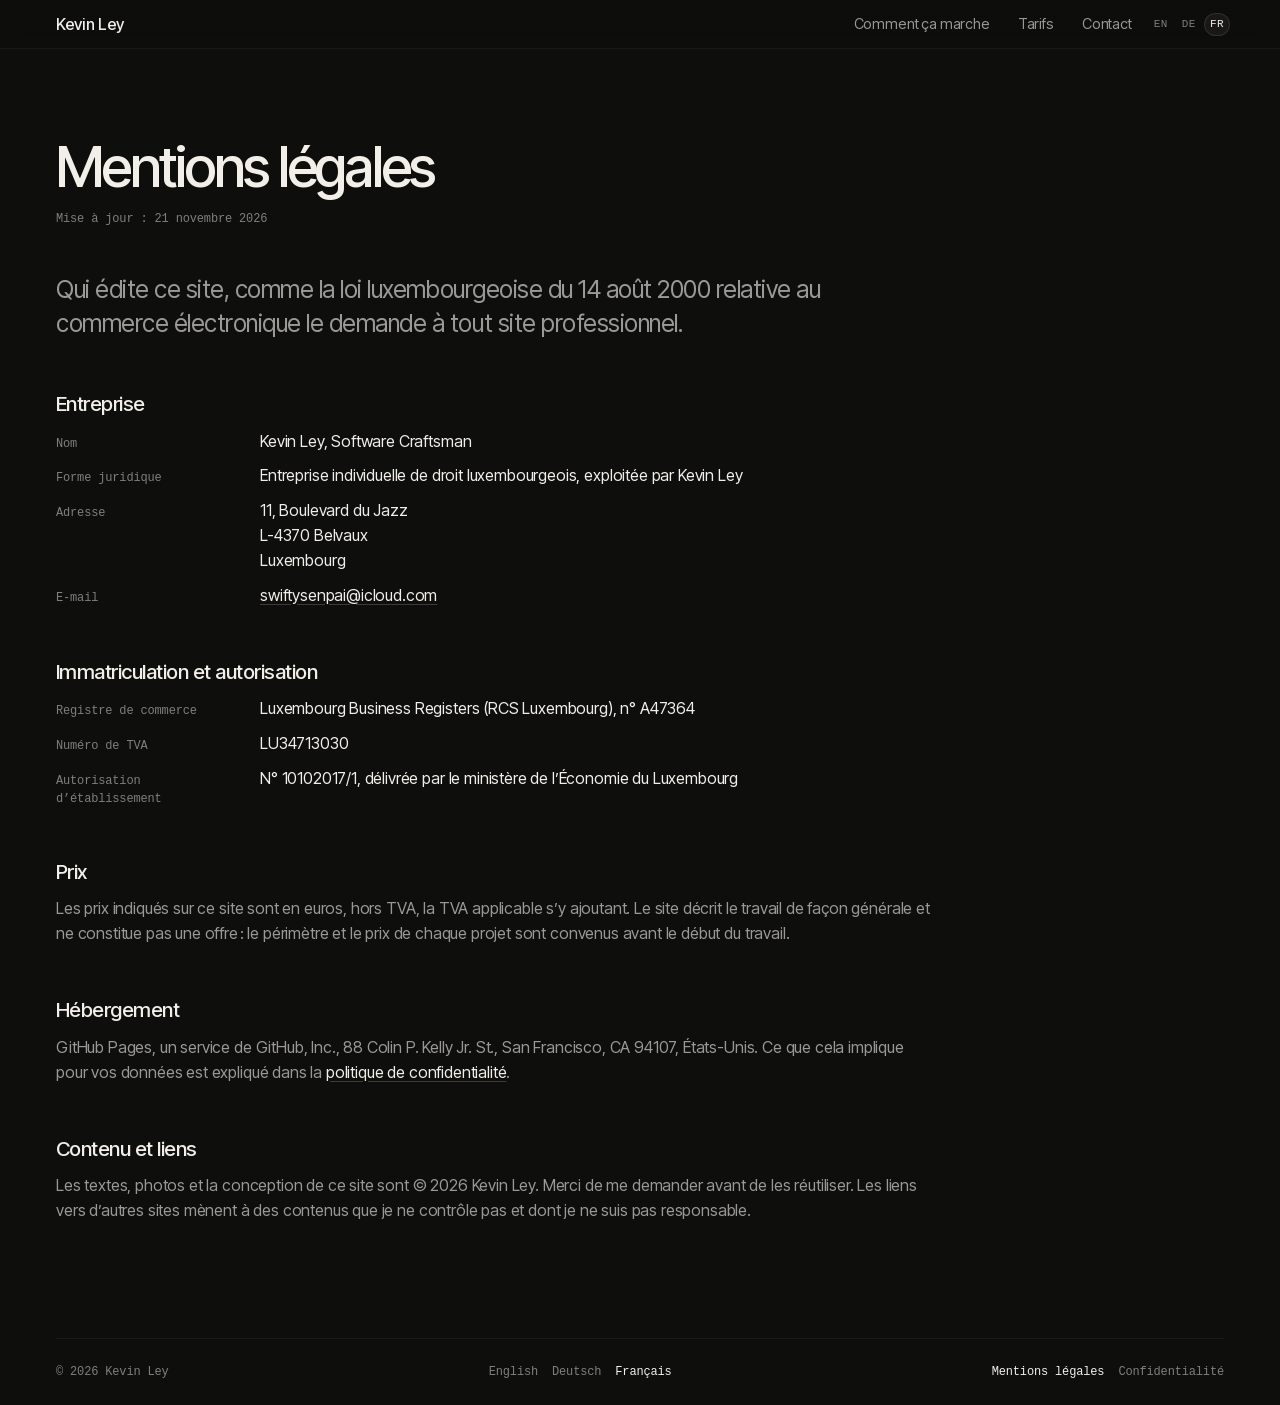
<file: fr/mentions-legales/index.html>
<!doctype html>
<html lang="fr">
<head>
<meta charset="utf-8">
<meta name="viewport" content="width=device-width, initial-scale=1, viewport-fit=cover">
<meta http-equiv="Content-Security-Policy" content="default-src 'none'; style-src 'self'; img-src 'self' data:; font-src 'self'; manifest-src 'self'; base-uri 'none'; form-action 'none'">
<meta name="referrer" content="strict-origin-when-cross-origin">
<title>Mentions légales | Kevin Ley</title>
<meta name="description" content="Mentions légales de kevinley.github.io&#8239;: Kevin Ley, Software Craftsman, entreprise individuelle à Belvaux, Luxembourg. TVA LU34713030, RCS Luxembourg A47364.">
<link rel="canonical" href="https://kevinley.github.io/fr/mentions-legales/">
<link rel="alternate" hreflang="en" href="https://kevinley.github.io/legal/">
<link rel="alternate" hreflang="de" href="https://kevinley.github.io/de/impressum/">
<link rel="alternate" hreflang="fr" href="https://kevinley.github.io/fr/mentions-legales/">
<link rel="alternate" hreflang="x-default" href="https://kevinley.github.io/legal/">
<meta name="theme-color" content="#0e0e0d">
<meta name="color-scheme" content="dark">
<link rel="icon" href="/favicon.ico" sizes="48x48">
<link rel="icon" href="/favicon.svg" type="image/svg+xml">
<link rel="apple-touch-icon" href="/apple-touch-icon.png">
<link rel="manifest" href="/site.webmanifest">
<meta property="og:type" content="website">
<meta property="og:url" content="https://kevinley.github.io/fr/mentions-legales/">
<meta property="og:site_name" content="Kevin Ley">
<meta property="og:locale" content="fr_FR">
<meta property="og:title" content="Mentions légales | Kevin Ley">
<meta property="og:description" content="Kevin Ley, Software Craftsman, entreprise individuelle à Belvaux, Luxembourg.">
<meta property="og:image" content="https://kevinley.github.io/fr/og.jpg">
<link rel="stylesheet" href="/styles.css?v=13">
</head>
<body>
<a class="skip" href="#legal">Aller au contenu</a>

<!-- ======================= Bar ======================= -->
<header class="bar">
  <div class="wrap bar__inner">
    <a class="bar__brand" href="/fr/">Kevin Ley</a>
    <nav class="bar__nav" aria-label="Sections">
      <a class="bar__link bar__link--wide" href="/fr/#how">Comment ça marche</a>
      <a class="bar__link" href="/fr/#prices">Tarifs</a>
      <a class="bar__link" href="/fr/#contact">Contact</a>
    </nav>
    <nav class="bar__lang" aria-label="Langue">
      <a href="/legal/" hreflang="en" lang="en" title="English">EN</a>
      <a href="/de/impressum/" hreflang="de" lang="de" title="Deutsch">DE</a>
      <a href="/fr/mentions-legales/" hreflang="fr" lang="fr" aria-current="page" title="Français">FR</a>
    </nav>
  </div>
</header>

<!-- ======================= Legal notice ======================= -->
<!-- Ce que la loi luxembourgeoise sur le commerce électronique demande à un
     site professionnel. Si un détail change, le changer sur les trois pages,
     les pages de confidentialité et dans le JSON-LD (vatID). -->
<main class="legal" id="legal">
  <div class="wrap">
    <h1 class="legal__title">Mentions légales</h1>
    <p class="legal__date">Mise à jour&nbsp;: <time datetime="2026-11-21">21 novembre 2026</time></p>
    <div class="legal__body">
      <p class="legal__lede">Qui édite ce site, comme la loi luxembourgeoise du 14 août 2000 relative au commerce électronique le demande à tout site professionnel.</p>

      <h2>Entreprise</h2>
      <dl class="legal__facts">
        <dt>Nom</dt><dd>Kevin Ley, Software Craftsman</dd>
        <dt>Forme juridique</dt><dd>Entreprise individuelle de droit luxembourgeois, exploitée par Kevin Ley</dd>
        <dt>Adresse</dt><dd>11, Boulevard du Jazz<br>L-4370 Belvaux<br>Luxembourg</dd>
        <dt>E-mail</dt><dd><a href="mailto:swiftysenpai@icloud.com">swiftysenpai@icloud.com</a></dd>
      </dl>

      <h2>Immatriculation et autorisation</h2>
      <dl class="legal__facts">
        <dt>Registre de commerce</dt><dd>Luxembourg Business Registers (RCS Luxembourg), n°&nbsp;A47364</dd>
        <dt>Numéro de TVA</dt><dd>LU34713030</dd>
        <dt>Autorisation d’établissement</dt><dd>N°&nbsp;10102017/1, délivrée par le ministère de l’Économie du Luxembourg</dd>
      </dl>

      <h2>Prix</h2>
      <p>Les prix indiqués sur ce site sont en euros, hors TVA, la TVA applicable s’y ajoutant. Le site décrit le travail de façon générale et ne constitue pas une offre&#8239;: le périmètre et le prix de chaque projet sont convenus avant le début du travail.</p>

      <h2>Hébergement</h2>
      <p>GitHub Pages, un service de GitHub, Inc., 88 Colin P. Kelly Jr. St., San Francisco, CA 94107, États-Unis. Ce que cela implique pour vos données est expliqué dans la <a href="/fr/confidentialite/">politique de confidentialité</a>.</p>

      <h2>Contenu et liens</h2>
      <p>Les textes, photos et la conception de ce site sont © 2026 Kevin Ley. Merci de me demander avant de les réutiliser. Les liens vers d’autres sites mènent à des contenus que je ne contrôle pas et dont je ne suis pas responsable.</p>
    </div>
  </div>
</main>

<!-- ======================= Footer ======================= -->
<footer class="foot">
  <div class="wrap">
    <div class="foot__inner">
      <span>© 2026 Kevin Ley</span>
      <nav class="foot__lang" aria-label="Langue"><a href="/legal/" hreflang="en" lang="en">English</a> <a href="/de/impressum/" hreflang="de" lang="de">Deutsch</a> <a href="/fr/mentions-legales/" hreflang="fr" lang="fr" aria-current="page">Français</a></nav>
      <nav class="foot__nav" aria-label="Informations légales"><a href="/fr/mentions-legales/" aria-current="page">Mentions légales</a> <a href="/fr/confidentialite/">Confidentialité</a></nav>
    </div>
  </div>
</footer>
</body>
</html>
</file>
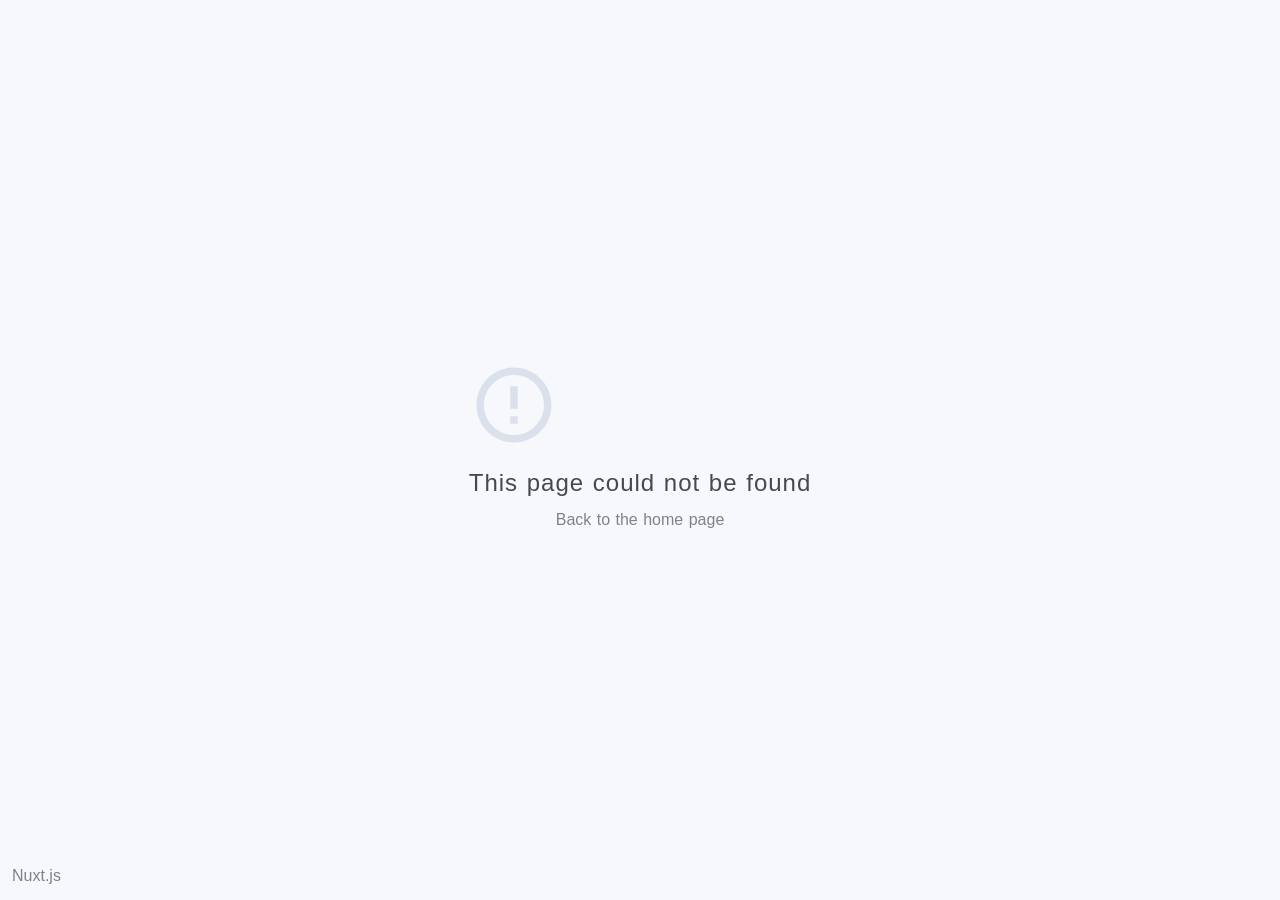
<file: 200.html>
<!doctype html>
<html>
  <head>
    <title>kevinley.github.io</title><meta data-n-head="1" charset="utf-8"><meta data-n-head="1" name="viewport" content="width=device-width,initial-scale=1"><meta data-n-head="1" data-hid="description" name="description" content="## Build Setup"><link data-n-head="1" rel="icon" type="image/x-icon" href="/favicon.ico"><link rel="preload" href="/_nuxt/runtime.a24a872.js" as="script"><link rel="preload" href="/_nuxt/commons/app.9d4d310.js" as="script"><link rel="preload" href="/_nuxt/app.5ec2f49.js" as="script">
  </head>
  <body>
    <div id="__nuxt"><style>#nuxt-loading{background:#fff;visibility:hidden;opacity:0;position:absolute;left:0;right:0;top:0;bottom:0;display:flex;justify-content:center;align-items:center;flex-direction:column;animation:nuxtLoadingIn 10s ease;-webkit-animation:nuxtLoadingIn 10s ease;animation-fill-mode:forwards;overflow:hidden}@keyframes nuxtLoadingIn{0%{visibility:hidden;opacity:0}20%{visibility:visible;opacity:0}100%{visibility:visible;opacity:1}}@-webkit-keyframes nuxtLoadingIn{0%{visibility:hidden;opacity:0}20%{visibility:visible;opacity:0}100%{visibility:visible;opacity:1}}#nuxt-loading>div,#nuxt-loading>div:after{border-radius:50%;width:5rem;height:5rem}#nuxt-loading>div{font-size:10px;position:relative;text-indent:-9999em;border:.5rem solid #f5f5f5;border-left:.5rem solid #000;-webkit-transform:translateZ(0);-ms-transform:translateZ(0);transform:translateZ(0);-webkit-animation:nuxtLoading 1.1s infinite linear;animation:nuxtLoading 1.1s infinite linear}#nuxt-loading.error>div{border-left:.5rem solid #ff4500;animation-duration:5s}@-webkit-keyframes nuxtLoading{0%{-webkit-transform:rotate(0);transform:rotate(0)}100%{-webkit-transform:rotate(360deg);transform:rotate(360deg)}}@keyframes nuxtLoading{0%{-webkit-transform:rotate(0);transform:rotate(0)}100%{-webkit-transform:rotate(360deg);transform:rotate(360deg)}}</style><script>window.addEventListener("error",function(){var e=document.getElementById("nuxt-loading");e&&(e.className+=" error")})</script><div id="nuxt-loading" aria-live="polite" role="status"><div>Loading...</div></div></div><script>window.__NUXT__={config:{},staticAssetsBase:"/_nuxt/static/1594543901"}</script>
  <script src="/_nuxt/runtime.a24a872.js"></script><script src="/_nuxt/commons/app.9d4d310.js"></script><script src="/_nuxt/app.5ec2f49.js"></script></body>
</html>
</file>
<file: styles.css>
/* =========================================================
   Fonts — self-hosted, latin only. One variable file covers 400–500,
   one file for the 500 italic. Mono labels use the device's own monospace.
   The fallback face is Arial resized to Inter Tight's metrics, so nothing
   jumps when the real font arrives.
   ========================================================= */
@font-face {
  font-family: "Inter Tight";
  src: url(fonts/inter-tight.woff2) format("woff2");
  font-weight: 400 500;
  font-style: normal;
  font-display: swap;
  unicode-range: U+0000-00FF, U+0131, U+0152-0153, U+02BB-02BC, U+02C6, U+02DA, U+02DC, U+0304, U+0308, U+0329, U+2000-206F, U+20AC, U+2122, U+2191, U+2193, U+2212, U+2215, U+FEFF, U+FFFD;
}
@font-face {
  font-family: "Inter Tight";
  src: url(fonts/inter-tight-italic.woff2) format("woff2");
  font-weight: 500;
  font-style: italic;
  font-display: swap;
  unicode-range: U+0000-00FF, U+0131, U+0152-0153, U+02BB-02BC, U+02C6, U+02DA, U+02DC, U+0304, U+0308, U+0329, U+2000-206F, U+20AC, U+2122, U+2191, U+2193, U+2212, U+2215, U+FEFF, U+FFFD;
}
@font-face {
  font-family: "Inter Tight Fallback";
  src: local("Arial"), local("ArialMT"), local("Helvetica");
  /* Measured: Inter Tight runs 4.1% (400) to 2.2% (500) narrower than Arial. */
  size-adjust: 96.8%;
  ascent-override: 100.1%;
  descent-override: 24.9%;
  line-gap-override: 0%;
}

/* =========================================================
   Tokens
   Every color, size and curve lives here.
   ========================================================= */
:root {
  color-scheme: dark;

  /* Surfaces */
  --bg: #0e0e0d;
  --bg-2: #141413;
  --bg-3: #1a1917;
  --card: #141312;
  --card-hi: #191816;

  /* Ink */
  --ink: #f2efe9;
  --ink-2: rgba(242, 239, 233, .62);
  --ink-3: rgba(242, 239, 233, .5); /* .5 keeps small text at 4.5:1 on --bg */
  --ink-4: rgba(242, 239, 233, .20);

  /* Lines */
  --divider: rgba(242, 239, 233, .10);
  --divider-hi: rgba(242, 239, 233, .18);
  --divider-2: rgba(242, 239, 233, .05);
  --edge: rgba(255, 255, 255, .06);

  /* Accent */
  --accent: #e9a97f;
  --accent-soft: rgba(233, 169, 127, .12);
  --accent-line: rgba(233, 169, 127, .28);

  /* Severity: semantic, separate from the accent */
  --sev-crit: #ff7a5c;
  --sev-high: #ffb04a;
  --sev-med: #e6d38a;
  --sev-low: rgba(242, 239, 233, .55);
  --ok: #8fcf9c;

  /* Hero flames: fire = break it, ice = fix it */
  --fire-ink: #ff9a6b;
  --fire-light: rgba(255, 110, 40, .55);
  --fire-glow: rgba(255, 91, 31, .45);
  --fire-line: rgba(255, 120, 60, .38);
  --fire-core: #fff1d0;
  --fire-1: #ffb04a;
  --fire-2: #ff5b1f;
  --fire-3: #b3200c;
  --ice-ink: #8cc4ff;
  --ice-light: rgba(60, 150, 255, .55);
  --ice-glow: rgba(47, 139, 255, .45);
  --ice-line: rgba(90, 160, 255, .38);
  --ice-core: #e8f6ff;
  --ice-1: #7cd0ff;
  --ice-2: #2f8bff;
  --ice-3: #1838c9;
  --chip-bg: rgba(20, 19, 18, .84);
  /* WebGL flame ramp: R G B multipliers, then R G B exponents of heat */
  --gl-fire: 1.7 1.25 1.0 1 2 4;
  --gl-ice: 1.2 1.35 1.7 4 2 1;

  /* Atmosphere */
  --scrim: rgba(14, 14, 13, .78);

  /* Shape and rhythm */
  --r-pill: 999px;
  --r-card: 18px;
  --r-well: 14px;
  --r-chip: 8px;
  --max: 1280px;
  /* Line lengths: lede-size text, then body-size text */
  --measure-lede: 70ch;
  --measure: 88ch;
  --rail: clamp(40px, 6vw, 72px);
  --gutter: clamp(20px, 5vw, 56px);
  --bar-h: 48px;
  --stage: min(clamp(320px, 58vw, 700px), calc(100vw - 40px));

  /* Type */
  --sans: "Inter Tight", "Inter Tight Fallback", system-ui, -apple-system, "Segoe UI", sans-serif;
  --mono: ui-monospace, SFMono-Regular, Menlo, Consolas, "Liberation Mono", monospace;
  --fs-hero: clamp(42px, 6.6vw, 96px);
  --fs-title: clamp(30px, 4.4vw, 56px);
  --fs-step: clamp(22px, 2.4vw, 30px);
  --fs-lede: clamp(19px, 1.9vw, 26px);
  --fs-body: clamp(16px, 1.05vw, 18px);
  --fs-small: clamp(14.5px, .95vw, 16px);

  /* Easing */
  --ease: cubic-bezier(.2, .7, .2, 1);
  --ease-soft: cubic-bezier(.16, 1, .3, 1);
  --ease-pop: cubic-bezier(.34, 1.56, .64, 1);
}

/* =========================================================
   Base
   ========================================================= */
*, *::before, *::after { box-sizing: border-box; }
html { background: var(--bg); scroll-padding-top: calc(var(--bar-h) + 24px); }
/* No background on body: the page color sits on html, so the wall behind the
   page (Burning cursor) can show through between the sections. */
body {
  margin: 0;
  color: var(--ink);
  font: 400 var(--fs-body)/1.55 var(--sans);
  letter-spacing: -.01em;
  -webkit-font-smoothing: antialiased;
  overflow-x: hidden;
}
a { color: inherit; text-decoration: none; }
p, h1, h2, h3, h4 { margin: 0; }
em { font-style: italic; font-weight: 500; color: var(--accent); }
:focus-visible { outline: 2px solid var(--accent); outline-offset: 3px; border-radius: 6px; }
.wrap {
  position: relative;
  max-width: var(--max);
  margin: 0 auto;
  padding-left: max(var(--gutter), env(safe-area-inset-left, 0px));
  padding-right: max(var(--gutter), env(safe-area-inset-right, 0px));
}
.sr {
  position: absolute; width: 1px; height: 1px; overflow: hidden;
  clip: rect(0 0 0 0); clip-path: inset(50%); white-space: nowrap;
}
.skip {
  position: absolute; left: 16px; top: -60px; z-index: 30;
  padding: 10px 14px; border-radius: var(--r-pill);
  background: var(--ink); color: var(--bg); font-weight: 500;
}
.skip:focus { top: 12px; }

/* =========================================================
   Bar — name and three plain links, sticky
   ========================================================= */
.bar {
  position: sticky;
  top: 0;
  z-index: 20;
  padding-top: env(safe-area-inset-top, 0px);
  background: var(--scrim);
  backdrop-filter: blur(10px);
  -webkit-backdrop-filter: blur(10px);
  border-bottom: 1px solid var(--divider-2);
}
.bar__inner { display: flex; align-items: center; gap: 16px; min-height: var(--bar-h); }
.bar__brand { font-weight: 500; letter-spacing: -.02em; }
.bar__nav { display: flex; gap: clamp(16px, 2.4vw, 28px); margin-left: auto; font-size: var(--fs-small); }
.bar__link { color: var(--ink-2); transition: color .3s var(--ease); }
.bar__link:hover { color: var(--ink); }
@media (max-width: 560px) { .bar__link--wide { display: none; } }
/* EN · DE · FR. The current one sits on a lifted chip. */
.bar__lang { display: flex; gap: 2px; margin-right: -6px; font: 500 11px/1 var(--mono); letter-spacing: .04em; }
.bar__lang a { padding: 6px; border-radius: var(--r-pill); color: var(--ink-3); transition: color .3s var(--ease); }
.bar__lang a:hover { color: var(--ink); }
.bar__lang [aria-current] { color: var(--ink); background: var(--card-hi); box-shadow: inset 0 0 0 1px var(--divider); }

/* =========================================================
   Hero — the offer and two buttons, the line about the two hands, then the
   photo with the two flames. Stacked and centered at every width.
   ========================================================= */
.hero { position: relative; padding-top: clamp(36px, 6vw, 72px); overflow-x: clip; }
.hero__grid {
  display: grid;
  grid-template-areas: "copy" "caption" "stage";
  justify-items: center;
  text-align: center;
}
.hero__copy { grid-area: copy; display: grid; justify-items: center; }
.hero__caption { grid-area: caption; }
.hero__eyebrow {
  padding: 7px 14px;
  border: 1px solid var(--divider); border-radius: var(--r-pill);
  background: var(--card);
  font: 500 12px/1.3 var(--mono); color: var(--ink-2);
  text-wrap: balance;
}
.hero__title {
  max-width: 24ch;
  margin: 24px 0 20px;
  font-size: var(--fs-hero);
  line-height: .98;
  letter-spacing: -.05em;
  font-weight: 500;
  text-wrap: balance;
}
.hero__period { color: var(--accent); }
.hero__lede {
  max-width: var(--measure-lede);
  font-size: var(--fs-lede);
  line-height: 1.4;
  letter-spacing: -.02em;
  color: var(--ink-2);
  text-wrap: pretty;
}
.hero__lede strong { color: var(--ink); font-weight: 500; }
.hero__cta { display: flex; flex-wrap: wrap; justify-content: center; gap: 10px; margin: 30px 0 clamp(40px, 6vw, 64px); }
.btn {
  display: inline-flex; align-items: center; gap: 10px;
  padding: 13px 22px;
  border: 1px solid var(--ink);
  border-radius: var(--r-pill);
  background: var(--ink);
  color: var(--bg);
  font-weight: 500;
  white-space: nowrap;
  transition: background .3s var(--ease), border-color .3s var(--ease), color .3s var(--ease), transform .5s var(--ease-soft);
}
.btn:hover { background: var(--accent); border-color: var(--accent); transform: translateY(-2px); }
.btn--ghost { background: none; border-color: var(--divider-hi); color: var(--ink-2); }
.btn--ghost:hover { background: var(--card-hi); border-color: var(--divider-hi); color: var(--ink); }
.btn--small { gap: 8px; padding: 9px 15px; font-size: var(--fs-small); }
.btn__arrow { transition: transform .3s var(--ease); }
.btn:hover .btn__arrow { transform: translateX(4px); }
.hero__tagline {
  font-size: clamp(26px, 3.2vw, 40px);
  line-height: 1.05;
  letter-spacing: -.04em;
  font-weight: 500;
  color: var(--ink-2);
  text-wrap: balance;
}
/* Each half takes the color of its flame, so the line doubles as the key. */
.hero__break { color: var(--fire-ink); white-space: nowrap; }
.hero__fix { color: var(--ice-ink); white-space: nowrap; }
.hero__hint { display: none; margin-top: 12px; font: 400 12px/1 var(--mono); color: var(--ink-3); }
.js .hero__hint { display: block; }
@media (hover: none) { .js .hero__hint { font-size: 0; } .js .hero__hint::after { content: attr(data-touch); font-size: 12px; } }


/* =========================================================
   Stage — portrait and light spill
   ========================================================= */
.stage {
  /* Where the flames sit, as % of the stage: just above each palm in the photo. */
  --fire-x: 14.5%; --fire-y: 67%;
  --ice-x: 85.5%;  --ice-y: 67%;
  --fire-a: .55; --ice-a: .55;
  --orb: calc(var(--stage) * .15);
  grid-area: stage;
  position: relative;
  width: var(--stage);
  aspect-ratio: 1;
  max-width: 100%;
  margin: clamp(8px, 2vw, 24px) auto 0;
}
.portrait {
  position: absolute;
  inset: 0;
  margin: 0;
  isolation: isolate;
  /* The photo is a cut-out (transparent AVIF), so the wall shows around it.
     Only the hoodie, cut off at the bottom, fades out. */
  -webkit-mask-image: linear-gradient(to bottom, var(--ink) 86%, transparent);
  mask-image: linear-gradient(to bottom, var(--ink) 86%, transparent);
}
.portrait__img { display: block; width: 100%; height: 100%; object-fit: cover; }
.portrait::before,
.portrait::after {
  content: "";
  position: absolute;
  inset: 0;
  mix-blend-mode: overlay;
  pointer-events: none;
  /* Light only lands where the photo is lit (hands, face), never beside it.
     The 7 KB mask is white, with alpha = how bright the photo is there
     (tools/light-mask.swift). A plain alpha mask with a -webkit- copy: Safari
     drops a "luminance" mask, and the light then fills the photo's square. */
  -webkit-mask: url(assets/kevin-mask.avif) center / cover no-repeat;
  mask: url(assets/kevin-mask.avif) center / cover no-repeat;
}
.portrait::before { background: radial-gradient(circle at var(--fire-x) var(--fire-y), var(--fire-light) 0%, color-mix(in srgb, var(--fire-light) 72%, transparent) 11%, color-mix(in srgb, var(--fire-light) 44%, transparent) 22%, color-mix(in srgb, var(--fire-light) 22%, transparent) 33%, color-mix(in srgb, var(--fire-light) 9%, transparent) 45%, color-mix(in srgb, var(--fire-light) 3%, transparent) 53%, transparent 62%); opacity: var(--fire-a); }
.portrait::after  { background: radial-gradient(circle at var(--ice-x) var(--ice-y), var(--ice-light) 0%, color-mix(in srgb, var(--ice-light) 72%, transparent) 11%, color-mix(in srgb, var(--ice-light) 44%, transparent) 22%, color-mix(in srgb, var(--ice-light) 22%, transparent) 33%, color-mix(in srgb, var(--ice-light) 9%, transparent) 45%, color-mix(in srgb, var(--ice-light) 3%, transparent) 53%, transparent 62%); opacity: var(--ice-a); }
/* The flicker animates opacity, which the browser can blend without redrawing
   the masked light every frame (a brightness filter made it redraw). The light
   strengths are registered so hovering a flame still fades them. */
@property --fire-a { syntax: "<number>"; inherits: true; initial-value: .55; }
@property --ice-a { syntax: "<number>"; inherits: true; initial-value: .55; }
.stage { transition: --fire-a .5s var(--ease), --ice-a .5s var(--ease); }
.js .portrait::before { animation: flicker-fire 2.6s ease-in-out infinite; }
.js .portrait::after  { animation: flicker-ice 3.1s ease-in-out infinite reverse; }
@keyframes flicker-fire { 0%, 100% { opacity: var(--fire-a); } 40% { opacity: calc(var(--fire-a) * 1.18); } 70% { opacity: calc(var(--fire-a) * .9); } }
@keyframes flicker-ice { 0%, 100% { opacity: var(--ice-a); } 40% { opacity: calc(var(--ice-a) * 1.18); } 70% { opacity: calc(var(--ice-a) * .9); } }
.stage:has(.flame--fire:hover, .flame--fire .is-open) { --fire-a: 1; --ice-a: .3; }
.stage:has(.flame--ice:hover, .flame--ice .is-open) { --ice-a: 1; --fire-a: .3; }

/* =========================================================
   Orb — the fireball. CSS version is the fallback; script swaps in WebGL fire
   ========================================================= */
.flame { display: contents; }
.flame--fire { --c0: var(--fire-core); --c1: var(--fire-1); --c2: var(--fire-2); --c3: var(--fire-3); --glow: var(--fire-glow); --line: var(--fire-line); --x: var(--fire-x); --y: var(--fire-y); --gl: var(--gl-fire); }
.flame--ice  { --c0: var(--ice-core);  --c1: var(--ice-1);  --c2: var(--ice-2);  --c3: var(--ice-3);  --glow: var(--ice-glow);  --line: var(--ice-line);  --x: var(--ice-x);  --y: var(--ice-y);  --gl: var(--gl-ice); }
.orb {
  position: absolute;
  left: var(--x); top: var(--y);
  z-index: 3;
  width: var(--orb); height: var(--orb);
  padding: 0;
  transform: translate(-50%, -50%);
  border: 0;
  border-radius: 50%;
  background: none;
  color: inherit;
  cursor: pointer;
  -webkit-tap-highlight-color: transparent;
  /* Holding a flame lights the burning cursor (fire.js), not a menu or a selection. */
  -webkit-touch-callout: none;
  -webkit-user-select: none;
  user-select: none;
}
.orb__fire { position: absolute; inset: 0; transition: transform .6s var(--ease-pop); }
.orb__fire::before {
  content: "";
  position: absolute;
  inset: -110%;
  border-radius: 50%;
  /* Eased falloff, closest-side so it reaches zero before the box edge: no ring. */
  background: radial-gradient(circle closest-side, var(--glow) 0%, color-mix(in srgb, var(--glow) 72%, transparent) 18%, color-mix(in srgb, var(--glow) 44%, transparent) 36%, color-mix(in srgb, var(--glow) 22%, transparent) 54%, color-mix(in srgb, var(--glow) 9%, transparent) 72%, color-mix(in srgb, var(--glow) 3%, transparent) 86%, transparent 100%);
  transition: opacity .5s var(--ease), transform .6s var(--ease-soft);
  opacity: .75;
}
.orb__fire b {
  position: absolute;
  inset: 0;
  border-radius: 50%;
  background: radial-gradient(circle at 50% 58%, var(--c0) 0 16%, var(--c1) 34%, var(--c2) 56%, var(--c3) 74%, transparent 76%);
  filter: blur(1.5px);
}
.orb__fire i {
  position: absolute;
  left: 22%;
  bottom: 30%;
  width: 56%;
  height: 80%;
  border-radius: 50% 50% 46% 46% / 62% 62% 38% 38%;
  background: radial-gradient(ellipse at 50% 80%, var(--c0) 0 10%, var(--c1) 30%, var(--c2) 52%, transparent 72%);
  filter: blur(5px);
  mix-blend-mode: screen;
  transform-origin: 50% 100%;
  opacity: .85;
}
.orb__fire i:nth-child(2) { left: 8%; width: 46%; height: 64%; }
.orb__fire i:nth-child(3) { left: 46%; width: 46%; height: 70%; }
.js .orb__fire b { animation: pulse 2.2s ease-in-out infinite; }
.js .orb__fire i { animation: lick 1.3s ease-in infinite; }
.js .orb__fire i:nth-child(2) { animation-duration: 1.7s; animation-delay: -.6s; }
.js .orb__fire i:nth-child(3) { animation-duration: 1.5s; animation-delay: -1.1s; }
@keyframes pulse { 0%, 100% { transform: scale(1); } 45% { transform: scale(1.05); } 70% { transform: scale(.97); } }
@keyframes lick {
  0%   { transform: translateY(10%) scale(1, 1); opacity: .9; }
  100% { transform: translateY(-46%) scale(.35, 1.25); opacity: 0; }
}
.orb:hover .orb__fire,
.orb.is-open .orb__fire,
.orb:focus-visible .orb__fire { transform: scale(1.2); }
.orb:hover .orb__fire::before,
.orb.is-open .orb__fire::before { opacity: 1; transform: scale(1.25); }

/* WebGL fire: the canvas is see-through where there is no flame (its alpha is
   the flame's brightness), so it needs no blend mode, which keeps it cheap. */
.orb.has-gl .orb__fire b,
.orb.has-gl .orb__fire i,
.orb.has-gl .orb__fire::before { display: none; }
/* With JS the CSS fireball waits, so the WebGL fire appears in its place
   without a swap. It shows when fire.js finds no fast WebGL (.no-gl), and
   after 2.5 s in any case, in case fire.js never arrives. */
.js .stage:not(.no-gl) .orb:not(.has-gl) .orb__fire { opacity: 0; animation: orb-late 0s 2.5s forwards; }
@keyframes orb-late { to { opacity: 1; } }
.orb.has-gl:hover .orb__fire,
.orb.has-gl.is-open .orb__fire,
.orb.has-gl:focus-visible .orb__fire { transform: none; }
/* Both WebGL flames share one canvas: from 5 ball-radii left of the fire's
   core to 5 right of the ice's, and from 8 radii above the cores to 4 below. */
.stage__gl {
  position: absolute;
  z-index: 3;
  left: calc(var(--fire-x) - 2.5 * var(--orb));
  width: calc(var(--ice-x) - var(--fire-x) + 5 * var(--orb));
  top: calc(var(--fire-y) - 4 * var(--orb));
  height: calc(6 * var(--orb));
  pointer-events: none;
}
/* The ring that flies off where a dropped flame lands (fire.js adds it, and
   removes it when it's done). */
.blast {
  position: absolute;
  inset: 0;
  border: 2px solid var(--glow);
  border-radius: 50%;
  box-shadow: 0 0 24px var(--glow), inset 0 0 16px var(--glow);
  pointer-events: none;
  animation: blast .7s cubic-bezier(.15, .7, .3, 1) forwards;
}
@keyframes blast { from { transform: scale(.4); opacity: 1; } to { transform: scale(4.5); opacity: 0; } }
/* The puff of smoke that rises where a doused flame goes out (the X key
   secret in fire.js). */
.blast--smoke {
  border: 0;
  box-shadow: none;
  background: radial-gradient(circle, rgb(190 190 185 / .45), rgb(190 190 185 / .15) 45%, transparent 70%);
  filter: blur(4px);
  animation: smoke 1.2s cubic-bezier(.2, .6, .3, 1) forwards;
}
@keyframes smoke { from { transform: translateY(0) scale(.5); opacity: .9; } to { transform: translateY(-160%) scale(2.6); opacity: 0; } }
@media (prefers-reduced-motion: no-preference) { .stage__gl { animation: ignite .3s var(--ease) both; } }
@keyframes ignite { from { opacity: 0; } }

/* =========================================================
   Burning cursor — built by fire.js. After a hover on a flame (or holding one
   on a touch screen) the pointer keeps burning, and its light shows the wall
   behind the page.
   ========================================================= */
/* While it burns, the flame is the cursor: its core sits on the click point. */
html.is-burning, html.is-burning * { cursor: none !important; }
.cursor-fire {
  position: fixed;
  left: 0; top: 0;
  z-index: 40;
  /* A flame frame (10 × 12 ball-radii) with a 12 px ball, centered on the click point. */
  width: 120px; height: 144px;
  margin: -96px 0 0 -60px;
  transform-origin: 50% 66.667%;
  pointer-events: none;
  opacity: 0;
  will-change: transform, opacity;
}
/* The light: a circle that follows the pointer, behind every section and in
   front of the page color. Its paper moves the other way, so the wall stays put. */
.wall {
  --wall-r: clamp(160px, 16vw, 260px);
  --light: var(--fire-ink);
  --light-glow: var(--fire-glow);
  position: fixed;
  left: 0; top: 0;
  z-index: -1;
  width: calc(var(--wall-r) * 2); height: calc(var(--wall-r) * 2);
  margin: calc(var(--wall-r) * -1) 0 0 calc(var(--wall-r) * -1);
  -webkit-mask-image: radial-gradient(closest-side, var(--ink) 20%, transparent);
  mask-image: radial-gradient(closest-side, var(--ink) 20%, transparent);
  pointer-events: none;
  opacity: 0;
  will-change: transform, opacity;
}
.wall[data-flame="ice"] { --light: var(--ice-ink); --light-glow: var(--ice-glow); }
/* A soft glow of the flame's color on top of what it lights. */
.wall::after {
  content: "";
  position: absolute;
  inset: 0;
  background: radial-gradient(closest-side, color-mix(in srgb, var(--light-glow) 45%, transparent), transparent);
  mix-blend-mode: screen;
}
/* The wall: a blueprint grid in the flame's color, fixed to the window. It
   moves against the light, so it stays put. The pattern is a 120 px SVG tile
   used as a mask: fine lines every 24 px, a stronger line and a cross every
   120 px. To change it, edit the tile (white = drawn, its opacity = how bright). */
.wall__paper {
  --wall-tile: url("data:image/svg+xml,%3Csvg xmlns='http://www.w3.org/2000/svg' width='120' height='120'%3E%3Cpath d='M12.5 0V120M0 12.5H120M36.5 0V120M0 36.5H120M84.5 0V120M0 84.5H120M108.5 0V120M0 108.5H120' stroke='white' stroke-opacity='.17'/%3E%3Cpath d='M60 0V120M0 60H120' stroke='white' stroke-opacity='.42' stroke-width='1.5'/%3E%3Cpath d='M54 60h12M60 54v12' stroke='white' stroke-opacity='.9' stroke-width='1.5'/%3E%3C/svg%3E");
  position: absolute;
  left: 50%; top: 50%;
  width: 100vw; height: 100vh;
  transform-origin: 0 0;
  background: var(--light);
  -webkit-mask: var(--wall-tile) 0 0 / 120px 120px;
  mask: var(--wall-tile) 0 0 / 120px 120px;
  will-change: transform;
}

/* Easter eggs: bits of code drawn on the wall, most around the flames, a few
   further down. The orange flame shows them broken, the blue flame fixed.
   They scroll with the page (fire.js places them; the list is EGGS there). */
.wall__eggs { position: absolute; left: 50%; top: 50%; width: 0; height: 0; transform-origin: 0 0; color: var(--light); }
.egg { position: absolute; display: grid; translate: -10px -50%; font: 400 14px/1 var(--mono); letter-spacing: -.01em; white-space: nowrap; }
.egg[hidden] { display: none; }
.egg--end { translate: calc(10px - 100%) -50%; } /* the label's padding hangs outside the column, so the text lines up with it */
/* Each sits on a label in the page color, so no grid line runs through it. */
.egg > span { grid-area: 1 / 1; display: flex; align-items: center; gap: 8px; padding: 6px 10px; border-radius: 4px; background: var(--bg); }
.egg--end > span { justify-self: end; }
.egg svg { width: 15px; height: 15px; flex: none; }
.wall[data-flame="ice"] .egg__bug, .wall:not([data-flame="ice"]) .egg__fix { visibility: hidden; }

/* =========================================================
   Skills — plain lines fly out of the flame like sparks
   ========================================================= */
.skills {
  position: absolute;
  left: var(--x); top: var(--y);
  z-index: 4;
  width: 0; height: 0;
  margin: 0; padding: 0;
  list-style: none;
}
/* Each line carries its own landing spot (--dx, --dy, in flame widths) and tilt
   (--r) inline. They rise above their own flame and stay clear of the face.
   --i sets the pop order, bottom to top. */
.skill {
  position: absolute;
  left: 0; top: 0;
  padding: clamp(6px, .55vw, 8px) clamp(11px, .9vw, 13px);
  border: 1px solid var(--line);
  border-radius: var(--r-pill);
  background: var(--chip-bg);
  backdrop-filter: blur(6px);
  -webkit-backdrop-filter: blur(6px);
  font: 500 clamp(13px, 1.05vw, 15px)/1.1 var(--sans);
  letter-spacing: -.01em;
  color: var(--ink);
  white-space: nowrap;
  opacity: 0;
  pointer-events: none;
  transform: translate(-50%, -50%) scale(.2);
  transition:
    transform .6s var(--ease-pop) calc(var(--i) * 70ms),
    opacity .3s var(--ease) calc(var(--i) * 70ms);
}
.skill::before {
  content: "";
  display: inline-block;
  width: 6px; height: 6px;
  margin-right: 8px;
  border-radius: 50%;
  background: var(--c1);
  box-shadow: 0 0 8px var(--c2);
  vertical-align: 1px;
}
.orb:hover + .skills .skill,
.orb:focus-visible + .skills .skill,
.orb.is-open + .skills .skill,
.skills:hover .skill {
  opacity: 1;
  pointer-events: auto;
  transform: translate(-50%, -50%) translate(calc(var(--dx) * var(--orb)), calc(var(--dy) * var(--orb))) rotate(var(--r)) scale(1);
  animation: drift 2.8s ease-in-out calc(.6s + var(--i) * 70ms) infinite alternate;
}
@keyframes drift { from { translate: 0 0; } to { translate: 0 -5px; } }

/* Narrow screens: there is no room beside the face, so the lines drop into a
   band just under the flames, over the hands, and never reach the next section. */
@media (max-width: 720px) {
  .skills {
    left: -8px; right: -8px; top: calc(var(--y) + var(--orb) * .6);
    width: auto; height: auto;
    display: flex; flex-wrap: wrap; justify-content: center; gap: 6px;
  }
  .skill { position: relative; padding: 6px 11px; font-size: 13.5px; transform: translateY(-14px) scale(.6); }
  .orb:hover + .skills .skill,
  .orb:focus-visible + .skills .skill,
  .orb.is-open + .skills .skill,
  .skills:hover .skill { transform: rotate(calc(var(--r) * .4)); }
  .flame--fire .skill { transform-origin: 20% 0; }
  .flame--ice .skill { transform-origin: 80% 0; }
}
@media (max-width: 400px) {
  .skills { gap: 5px; }
  .skill { padding: 5px 9px; font-size: 12.5px; }
  .skill::before { margin-right: 6px; }
}

/* =========================================================
   Sections — shared heading and lede
   ========================================================= */
.section { padding-top: clamp(80px, 10vw, 140px); }
.section__title {
  margin-bottom: 18px;
  font-size: var(--fs-title);
  line-height: 1.02;
  letter-spacing: -.04em;
  font-weight: 500;
  text-wrap: balance;
}
.section__lede {
  max-width: var(--measure-lede);
  font-size: var(--fs-lede);
  line-height: 1.4;
  letter-spacing: -.02em;
  color: var(--ink-2);
  text-wrap: pretty;
}
.note { max-width: var(--measure); margin-top: 14px; font-size: var(--fs-small); color: var(--ink-3); }

/* =========================================================
   Steps — a line with dots that fills as you read. Used for the founder's
   moments, the review, and how we work: each is a real sequence.
   ========================================================= */
.steps {
  position: relative;
  margin: clamp(20px, 3vw, 36px) 0 0;
  padding: 0;
  list-style: none;
}
.steps::before,
.steps::after {
  content: "";
  position: absolute;
  top: 0;
  left: calc(var(--rail) / 2 - 1px);
  width: 2px;
}
.steps::before { bottom: 0; background: var(--divider); }
.steps::after { height: var(--progress, 100%); background: linear-gradient(var(--ink-3), var(--ink-4)); }
.step {
  position: relative;
  display: grid;
  grid-template-columns: var(--rail) minmax(0, 1fr);
  padding-block: clamp(22px, 3vw, 36px);
}
.step__node {
  position: relative;
  z-index: 1;
  justify-self: center;
  display: grid; place-items: center;
  width: 32px; height: 32px;
  border: 2px solid var(--ink-3);
  border-radius: 50%;
  background: var(--bg);
  font: 500 13px/1 var(--mono);
}
.step__main { min-width: 0; padding-top: 2px; }
.step__title {
  margin-bottom: 10px;
  font-size: var(--fs-step);
  line-height: 1.15;
  letter-spacing: -.03em;
  font-weight: 500;
}
.step__body { max-width: var(--measure); color: var(--ink-2); }

/* The founder's moments: small dots, the last one is "you are here" */
.steps--moments .step { padding-block: clamp(12px, 1.6vw, 18px); }
.step__dot {
  position: relative;
  z-index: 1;
  justify-self: center;
  width: 13px; height: 13px;
  margin-top: calc(var(--fs-lede) * .7 - 6.5px);
  border: 2px solid var(--ink-3);
  border-radius: 50%;
  background: var(--bg);
}
.step__text {
  max-width: var(--measure-lede);
  font-size: var(--fs-lede);
  line-height: 1.4;
  letter-spacing: -.02em;
  color: var(--ink-2);
}
.step--here .step__dot { border-color: var(--accent); box-shadow: 0 0 0 5px var(--accent-soft); }
.step--here strong { display: block; color: var(--accent); font-weight: 500; }

/* =========================================================
   Self-check — ten boxes, then one result bar under them. A CSS counter
   shows how many are left unticked ("reasons to improve", starting at 10);
   the script takes over the count, shows only the line for your score after
   the first tick, and puts the answers into the email. Without the script,
   all three lines show.
   ========================================================= */
.check {
  counter-reset: open;
  display: grid;
  gap: clamp(14px, 2vw, 22px);
  margin-top: clamp(24px, 3vw, 36px);
  padding: clamp(14px, 2.6vw, 30px);
  background: var(--card);
  border: 1px solid var(--divider);
  border-radius: var(--r-card);
}
.check__list { margin: 0; padding: 0; list-style: none; }
.check__list li {
  display: flex; align-items: flex-start; gap: 14px;
  padding: 12px 0;
  border-bottom: 1px solid var(--divider-2);
}
.check__list li:last-child { border-bottom: 0; }
.check__list label { cursor: pointer; }
/* From tablet width every question stays on one line (the longest needs ~540px) */
@media (min-width: 720px) { .check__list label { white-space: nowrap; } }
.check input {
  appearance: none;
  -webkit-appearance: none;
  flex: none;
  display: grid; place-content: center;
  width: 20px; height: 20px;
  margin: 2px 0 0;
  border: 1px solid var(--divider-hi);
  border-radius: 6px;
  background: var(--bg);
  cursor: pointer;
  transition: background .15s var(--ease), border-color .15s var(--ease);
}
.check input:not(:checked) { counter-increment: open; }
.check input:checked { background: var(--accent); border-color: var(--accent); }
.check input:checked::after {
  content: "";
  width: 10px; height: 5px;
  border: 2px solid var(--bg); border-top: 0; border-right: 0;
  transform: translateY(-1px) rotate(-45deg);
}
/* Small screens: the result wrapper dissolves so the count bar can stick to the
   bottom of the screen while you tick; the line for your score sits under it. */
.check__out { display: contents; }
.check__bar {
  position: sticky;
  bottom: max(12px, env(safe-area-inset-bottom, 0px));
  z-index: 2;
  display: flex; flex-wrap: wrap; align-items: center; justify-content: space-between;
  gap: 10px;
  padding: 10px 10px 10px 16px;
  background: var(--bg-2);
  border: 1px solid var(--divider-hi);
  border-radius: var(--r-well);
}
/* Small screens: the label sits under the number so count and button share one row.
   On the narrowest phones a long label (German, French) wraps instead of the button. */
.check__count { flex: 1 1 0; min-width: 0; display: flex; flex-direction: column; gap: 2px; color: var(--ink-2); }
.check__label { font-size: 13px; line-height: 1.2; color: var(--ink-3); }
.check__bar .btn--small { flex: none; padding: 8px 13px; }
.check__n {
  min-width: 1.1ch;
  font: 500 clamp(32px, 3.6vw, 46px)/1 var(--sans);
  letter-spacing: -.04em;
  color: var(--fire-ink);
  font-variant-numeric: tabular-nums;
}
.check__n::before { content: counter(open); }
.js .check__n::before { content: none; }
.check__key { display: grid; gap: 8px; margin: 0; padding: 0 4px; list-style: none; font-size: var(--fs-small); color: var(--ink-2); }
.check__key li { display: flex; align-items: baseline; gap: 12px; text-wrap: balance; }
.check__key b { flex: none; min-width: 4.2em; font: 500 12px/1.4 var(--mono); color: var(--ink); }
/* With the script: a nudge before the first tick, then only the line for your score */
.check__key [data-band="none"] { display: none; }
.js .check__key li { display: none; }
.js .check:not([data-band]) .check__key [data-band="none"],
.check[data-band="0"] .check__key [data-band="0"],
.check[data-band="1"] .check__key [data-band="1"],
.check[data-band="2"] .check__key [data-band="2"] { display: flex; color: var(--ink); }
.check[data-band] .check__key b { color: var(--fire-ink); }
/* Wide screens: one bar under the questions: count | your line | button, all on
   one center line. It sticks to the bottom of the screen while you tick. */
@media (min-width: 1000px) {
  .check__out {
    position: sticky;
    bottom: 12px;
    z-index: 2;
    display: grid;
    grid-template-columns: auto minmax(0, 1fr) auto;
    align-items: center;
    gap: 12px clamp(20px, 2.6vw, 36px);
    padding: 14px 14px 14px 24px;
    background: var(--bg-2);
    border: 1px solid var(--divider-hi);
    border-radius: var(--r-well);
  }
  .check__bar { display: contents; }
  .check__count { grid-area: 1 / 1; flex-direction: row; align-items: center; gap: 12px; }
  .check__label { font-size: var(--fs-small); line-height: 1.3; color: var(--ink-2); }
  .check__key { grid-area: 1 / 2; padding: 0 0 0 clamp(20px, 2.6vw, 36px); border-left: 1px solid var(--divider); }
  .check__bar .btn--small { grid-area: 1 / 3; padding: 10px 16px; }
}

/* =========================================================
   What I do — what I tried, severities, an example finding, the plan
   ========================================================= */
.panel {
  margin: 24px 0 0;
  background: var(--card);
  border: 1px solid var(--divider);
  border-radius: var(--r-well);
  overflow: hidden;
}
.panel__bar {
  display: flex; flex-wrap: wrap; justify-content: space-between; gap: 4px 12px;
  padding: 10px 16px;
  background: var(--bg-2);
  border-bottom: 1px solid var(--divider-2);
  font: 400 12px/1.5 var(--mono);
  color: var(--ink-3);
}
.tried { margin: 0; padding: 4px 16px; list-style: none; }
.tried li {
  display: grid;
  grid-template-columns: 1.4em minmax(0, 1fr) minmax(0, 1fr);
  gap: 2px 16px;
  padding: 12px 0;
  border-bottom: 1px solid var(--divider-2);
  font-size: var(--fs-small);
}
.tried li:last-child { border-bottom: 0; }
.tried__mark { font-weight: 600; color: var(--sev-crit); }
.tried .is-ok .tried__mark { color: var(--ok); }
.tried__try { color: var(--ink-2); }
@media (max-width: 620px) {
  .tried li { grid-template-columns: 1.4em minmax(0, 1fr); }
  .tried__got { grid-column: 2; }
}

.sevs { display: grid; gap: 10px; margin: 24px 0 0; padding: 0; list-style: none; }
.sevs li {
  display: grid;
  grid-template-columns: 7em minmax(0, 1fr);
  gap: 12px;
  align-items: baseline;
  font-size: var(--fs-small);
  color: var(--ink-2);
}
.sev {
  justify-self: start;
  padding: 4px 9px;
  border: 1px solid;
  border-radius: var(--r-pill);
  font: 500 11px/1.2 var(--mono);
  letter-spacing: .06em;
  text-transform: uppercase;
}
.sev--crit { color: var(--sev-crit); border-color: color-mix(in srgb, var(--sev-crit) 45%, transparent); background: color-mix(in srgb, var(--sev-crit) 9%, transparent); }
.sev--high { color: var(--sev-high); border-color: color-mix(in srgb, var(--sev-high) 45%, transparent); background: color-mix(in srgb, var(--sev-high) 9%, transparent); }
.sev--med  { color: var(--sev-med);  border-color: color-mix(in srgb, var(--sev-med) 45%, transparent);  background: color-mix(in srgb, var(--sev-med) 9%, transparent); }
.sev--low  { color: var(--sev-low);  border-color: var(--divider-hi); }

.finding {
  position: relative;
  display: grid;
  gap: 18px;
  margin-top: 24px;
  padding: clamp(18px, 2.4vw, 28px);
  background: var(--card);
  border: 1px solid var(--divider);
  border-radius: var(--r-card);
}
.finding::after {
  content: ""; position: absolute; inset: 0 0 auto; height: 1px;
  background: linear-gradient(90deg, transparent, var(--edge), transparent);
  pointer-events: none;
}
.finding__meta { display: flex; flex-wrap: wrap; align-items: center; gap: 8px 12px; font: 400 12px/1.4 var(--mono); color: var(--ink-3); }
.finding__title {
  max-width: var(--measure-lede);
  font-size: clamp(19px, 1.8vw, 23px);
  line-height: 1.25;
  letter-spacing: -.025em;
  font-weight: 500;
  text-wrap: balance;
}
.finding__label { margin-bottom: 6px; font: 500 11px/1.4 var(--mono); letter-spacing: .06em; text-transform: uppercase; color: var(--ink-3); }
.finding__text, .finding__steps { max-width: var(--measure); font-size: var(--fs-small); color: var(--ink-2); }
/* Wide screens: "how to see it" and "ways to fix it" side by side */
.finding__parts { display: grid; gap: 18px clamp(24px, 4vw, 48px); }
@media (min-width: 860px) { .finding__parts { grid-template-columns: repeat(2, minmax(0, 1fr)); } }
.finding__steps { display: grid; gap: 4px; margin: 0; padding-left: 1.3em; }
.finding__dev { padding-top: 14px; border-top: 1px solid var(--divider-2); }
.finding__dev summary {
  display: inline-flex; align-items: center; gap: 8px;
  list-style: none;
  cursor: pointer;
  font: 400 12px/1.5 var(--mono);
  color: var(--ink-3);
  transition: color .3s var(--ease);
}
.finding__dev summary::-webkit-details-marker { display: none; }
.finding__dev summary::before { content: "▸"; transition: transform .3s var(--ease); }
.finding__dev summary:hover { color: var(--ink); }
.finding__dev[open] summary::before { transform: rotate(90deg); }
.finding__dev p {
  margin-top: 10px;
  max-width: var(--measure);
  padding-left: 16px;
  border-left: 1px solid var(--divider-hi);
  font-size: var(--fs-small);
  color: var(--ink-2);
}

.plan { display: grid; grid-template-columns: repeat(3, minmax(0, 1fr)); gap: 10px; margin-top: 24px; }
@media (max-width: 720px) { .plan { grid-template-columns: 1fr; } }
.plan__col { padding: 16px; background: var(--card); border: 1px solid var(--divider); border-radius: var(--r-well); }
.plan__col--now { border-color: color-mix(in srgb, var(--sev-crit) 32%, transparent); }
.plan__head { margin-bottom: 12px; font: 500 11px/1.4 var(--mono); letter-spacing: .06em; text-transform: uppercase; color: var(--ink-3); }
.plan__col--now .plan__head { color: var(--sev-crit); }
.plan ul { display: grid; gap: 8px; margin: 0; padding: 0; list-style: none; font-size: var(--fs-small); }
.plan li {
  padding: 9px 11px;
  background: var(--bg-2);
  border: 1px solid var(--divider-2);
  border-radius: var(--r-chip);
  line-height: 1.35;
}

/* =========================================================
   How we work, and what it costs — prices sit on the steps they belong to
   ========================================================= */
/* A grid, not a wrapping flex row: a wrapping row is as wide as all its items
   side by side, so the tag line made the box far wider than its contents. */
.price {
  display: inline-grid; grid-template-columns: auto auto; justify-items: start; align-items: baseline;
  gap: 6px 14px;
  margin-top: 16px;
  padding: 14px 18px;
  background: var(--card);
  border: 1px solid var(--divider);
  border-radius: var(--r-well);
}
.price__tag { grid-column: 1 / -1; margin-bottom: 4px; font: 500 11px/1.4 var(--mono); letter-spacing: .06em; text-transform: uppercase; color: var(--accent); }
.price__sum { font: 500 clamp(28px, 2.8vw, 38px)/1 var(--sans); letter-spacing: -.04em; font-variant-numeric: tabular-nums; }
/* Example: a dashed outline, like a sketch. Fixed: solid, the one firm number. */
.price__badge { align-self: center; padding: 3px 10px; border: 1px dashed var(--ink-2); border-radius: var(--r-pill); font: 500 11px/1.4 var(--mono); letter-spacing: .06em; text-transform: uppercase; color: var(--ink); }
.price__badge--fixed { border: 1px solid var(--accent); background: var(--accent); color: var(--bg); }
.step--start .step__node { border-color: var(--accent); color: var(--accent); }
.step--start .price { border-color: var(--accent-line); }

.facts {
  max-width: var(--measure);
  margin: clamp(12px, 2vw, 24px) 0 0;
  padding: 0;
  list-style: none;
  border-top: 1px solid var(--divider);
}
.facts li {
  position: relative;
  padding: 13px 0 13px 24px;
  border-bottom: 1px solid var(--divider);
  color: var(--ink-2);
}
.facts li::before {
  content: "";
  position: absolute; left: 2px; top: 1.45em;
  width: 9px; height: 2px;
  background: var(--ink-3);
}

/* =========================================================
   Who's looking at your app — proof in two groups, then discretion
   ========================================================= */
.proof { display: grid; gap: clamp(28px, 4vw, 40px) clamp(32px, 4vw, 56px); margin-top: clamp(24px, 3vw, 36px); }
@media (min-width: 900px) { .proof { grid-template-columns: repeat(2, minmax(0, 1fr)); } }
.proof__head {
  padding-bottom: 12px;
  border-bottom: 1px solid var(--divider);
  font: 500 11px/1.4 var(--mono);
  letter-spacing: .06em;
  text-transform: uppercase;
  color: var(--ink-3);
}
.proof__list { margin: 0; padding: 0; list-style: none; }
.proof__list li { padding: 14px 0; border-bottom: 1px solid var(--divider); }
/* Ready for a real quote: uncomment the blockquote in index.html */
.quote { margin: 28px 0 0; padding: clamp(18px, 2.4vw, 26px); background: var(--card); border: 1px solid var(--divider); border-radius: var(--r-card); }
.quote p { max-width: 48ch; font-size: var(--fs-lede); line-height: 1.35; letter-spacing: -.02em; }
.quote footer { margin-top: 10px; font: 400 12px/1.5 var(--mono); color: var(--ink-3); }
.why__note { max-width: var(--measure); margin-top: 24px; color: var(--ink-2); }

/* =========================================================
   Questions — native <details>, no script
   ========================================================= */
.faq { margin-top: clamp(24px, 3vw, 36px); border-top: 1px solid var(--divider); }
.faq details { border-bottom: 1px solid var(--divider); }
.faq summary {
  display: flex; justify-content: space-between; align-items: center; gap: 16px;
  padding: 18px 0;
  list-style: none;
  cursor: pointer;
  font-size: clamp(17px, 1.4vw, 20px);
  font-weight: 500;
  letter-spacing: -.02em;
}
.faq summary::-webkit-details-marker { display: none; }
.faq summary::after { content: "+"; flex: none; font: 400 20px/1 var(--mono); color: var(--ink-3); transition: transform .3s var(--ease), color .3s var(--ease); }
.faq summary:hover::after { color: var(--ink); }
.faq details[open] summary::after { transform: rotate(45deg); }
.faq details p { max-width: var(--measure); padding-bottom: 20px; color: var(--ink-2); }

/* =========================================================
   Contact
   ========================================================= */
.contact { padding-block: clamp(96px, 11vw, 160px) clamp(72px, 9vw, 120px); }
.contact__title {
  margin-bottom: 20px;
  font-size: var(--fs-title);
  line-height: 1.02;
  letter-spacing: -.04em;
  font-weight: 500;
  text-wrap: balance;
}
.contact__body {
  max-width: var(--measure-lede);
  margin-bottom: 30px;
  font-size: var(--fs-lede);
  line-height: 1.4;
  letter-spacing: -.02em;
  color: var(--ink-2);
}
.contact__actions { display: flex; flex-wrap: wrap; align-items: center; gap: 14px 20px; }
.mail {
  display: inline-flex; align-items: center; gap: 14px;
  max-width: 100%;
  padding: clamp(14px, 1.6vw, 18px) clamp(22px, 2.6vw, 30px);
  border-radius: var(--r-pill);
  background: var(--ink);
  color: var(--bg);
  font-size: clamp(17px, 1.6vw, 21px);
  font-weight: 500;
  letter-spacing: -.02em;
  overflow-wrap: anywhere;
  transition: background .3s var(--ease), transform .5s var(--ease-soft);
}
.mail:hover { background: var(--accent); transform: translateY(-2px); }
.mail__arrow { transition: transform .3s var(--ease); }
.mail:hover .mail__arrow { transform: translateX(4px); }
.contact__copy {
  padding: 11px 18px;
  border: 1px solid var(--divider-hi);
  border-radius: var(--r-pill);
  background: none;
  color: var(--ink-2);
  font: 500 var(--fs-small)/1.2 var(--sans);
  cursor: pointer;
  transition: color .3s var(--ease), background .3s var(--ease);
}
.contact__copy:hover { color: var(--ink); background: var(--card-hi); }
.contact__alt {
  color: var(--ink-2);
  text-decoration: underline;
  text-decoration-color: var(--ink-4);
  text-underline-offset: 3px;
  transition: color .3s var(--ease), text-decoration-color .3s var(--ease);
}
.contact__alt:hover { color: var(--ink); text-decoration-color: var(--ink-2); }

/* =========================================================
   Footer
   ========================================================= */
.foot__inner {
  display: flex; flex-wrap: wrap; justify-content: space-between; gap: 12px;
  padding-block: 24px;
  border-top: 1px solid var(--divider-2);
  font: 400 12px/1.5 var(--mono);
  color: var(--ink-3);
}
/* Language links and the legal links. The current page is lit. */
.foot__lang, .foot__nav { display: flex; gap: 14px; }
.foot__lang a, .foot__nav a { color: var(--ink-3); transition: color .3s var(--ease); }
.foot__lang a:hover, .foot__nav a:hover, .foot__lang [aria-current], .foot__nav [aria-current] { color: var(--ink); }

/* =========================================================
   Legal notice and privacy notice — plain reading pages, one per language
   ========================================================= */
.legal { padding-block: clamp(48px, 7vw, 96px) clamp(72px, 9vw, 120px); }
.legal__title {
  margin-bottom: 14px;
  font-size: var(--fs-title);
  line-height: 1.02;
  letter-spacing: -.04em;
  font-weight: 500;
  hyphens: manual;
}
.legal__date { margin-bottom: clamp(28px, 4vw, 44px); font: 400 12px/1.5 var(--mono); color: var(--ink-3); }
.legal__body { max-width: var(--measure); color: var(--ink-2); overflow-wrap: break-word; }
.legal__lede { max-width: var(--measure-lede); font-size: var(--fs-lede); line-height: 1.4; letter-spacing: -.02em; }
.legal__body h2 {
  margin: clamp(36px, 4vw, 52px) 0 12px;
  color: var(--ink);
  font-size: clamp(19px, 1.6vw, 23px);
  font-weight: 500;
  line-height: 1.25;
  letter-spacing: -.025em;
}
.legal__body :is(p, ul, address) + :is(p, ul, address) { margin-top: 12px; }
.legal__body address { font-style: normal; }
.legal__body ul { margin-bottom: 0; padding-left: 1.2em; }
.legal__body li + li { margin-top: 6px; }
/* Label and value side by side; stacked on phones. */
/* One label width for every list, so the values line up across sections. */
.legal__facts { display: grid; grid-template-columns: 11rem 1fr; align-items: baseline; gap: 10px 28px; margin: 0; }
.legal__facts dt { font: 400 12px/1.5 var(--mono); color: var(--ink-3); }
.legal__facts dd { margin: 0; color: var(--ink); }
@media (max-width: 600px) {
  .legal__facts { grid-template-columns: 1fr; gap: 2px; }
  .legal__facts dd + dt { margin-top: 14px; }
}
.legal__body strong { color: var(--ink); font-weight: 500; }
.legal__body a {
  color: var(--ink);
  text-decoration: underline;
  text-decoration-color: var(--ink-4);
  text-underline-offset: 3px;
  transition: text-decoration-color .3s var(--ease);
}
.legal__body a:hover { text-decoration-color: var(--ink-2); }

/* =========================================================
   Reveal + reduced motion
   ========================================================= */
.js [data-reveal] {
  opacity: 0;
  transform: translateY(16px);
  transition: opacity .75s var(--ease), transform .75s var(--ease);
}
.js [data-reveal].is-revealed { opacity: 1; transform: none; }

@media (prefers-reduced-motion: reduce) {
  *, *::before, *::after { animation: none !important; transition: none !important; }
  .js [data-reveal] { opacity: 1; transform: none; }
  .js .stage:not(.no-gl) .orb:not(.has-gl) .orb__fire { opacity: 1; } /* its 2.5 s fallback is an animation */
  .btn:hover, .mail:hover, .btn:hover .btn__arrow, .mail:hover .mail__arrow { transform: none; }
  html { scroll-behavior: auto; }
}
</file>
